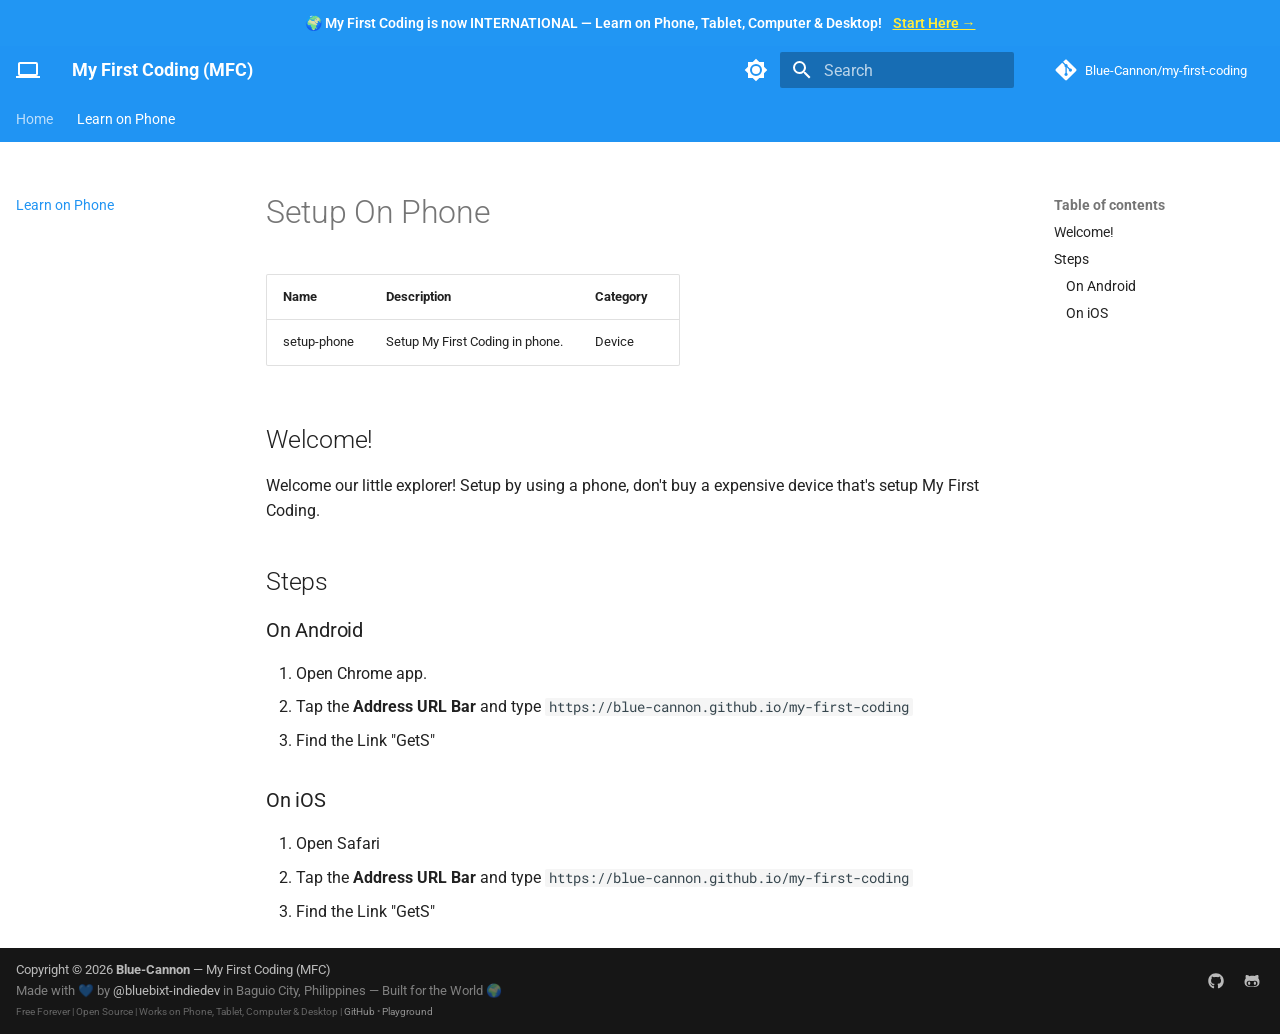
<file: lessons/setup-phone/index.html>
<!doctype html>
<html lang="en" class="no-js">
  <head>
    
      <meta charset="utf-8">
      <meta name="viewport" content="width=device-width,initial-scale=1">
      
        <meta name="description" content="Free, online learning platform for Phone, Tablet, Computer & Desktop. Learn programming anywhere — Baguio to the World.">
      
      
        <meta name="author" content="bluebixt-indiedev">
      
      
        <link rel="canonical" href="https://blue-cannon.github.io/my-first-coding/lessons/setup-phone/">
      
      
        <link rel="prev" href="../..">
      
      
      
        
      
      
      <link rel="icon" href="../../assets/images/favicon.png">
      <meta name="generator" content="mkdocs-1.6.1, mkdocs-material-9.7.7">
    
    
      
        <title>Learn on Phone - My First Coding (MFC)</title>
      
    
    
      <link rel="stylesheet" href="../../assets/stylesheets/main.ec1eaa64.min.css">
      
        
        <link rel="stylesheet" href="../../assets/stylesheets/palette.ab4e12ef.min.css">
      
      


    
    
      
    
    
      
        
        
        <link rel="preconnect" href="https://fonts.gstatic.com" crossorigin>
        <link rel="stylesheet" href="https://fonts.googleapis.com/css?family=Roboto:300,300i,400,400i,700,700i%7CRoboto+Mono:400,400i,700,700i&display=fallback">
        <style>:root{--md-text-font:"Roboto";--md-code-font:"Roboto Mono"}</style>
      
    
    
      <link rel="stylesheet" href="../../stylesheets/extra.css">
    
    <script>__md_scope=new URL("../..",location),__md_hash=e=>[...e].reduce(((e,_)=>(e<<5)-e+_.charCodeAt(0)),0),__md_get=(e,_=localStorage,t=__md_scope)=>JSON.parse(_.getItem(t.pathname+"."+e)),__md_set=(e,_,t=localStorage,a=__md_scope)=>{try{t.setItem(a.pathname+"."+e,JSON.stringify(_))}catch(e){}}</script>
    
      

    
    
  <!-- MFC - International SEO & PWA -->
  <meta name="theme-color" content="#2196f3">
  <meta property="og:title" content="My First Coding (MFC) - Learn to Code on Any Device">
  <meta property="og:description" content="Free, international coding platform for Phone, Tablet, Computer & Desktop. By Blue-Cannon.">
  <meta property="og:url" content="https://blue-cannon.github.io/my-first-coding/">
  <link rel="stylesheet" href="../../stylesheets/extra.css">

  </head>
  
  
    
    
      
    
    
    
    
    <body dir="ltr" data-md-color-scheme="default" data-md-color-primary="blue" data-md-color-accent="blue">
  
    
    <input class="md-toggle" data-md-toggle="drawer" type="checkbox" id="__drawer" autocomplete="off">
    <input class="md-toggle" data-md-toggle="search" type="checkbox" id="__search" autocomplete="off">
    <label class="md-overlay" for="__drawer"></label>
    <div data-md-component="skip">
      
        
        <a href="#setup-on-phone" class="md-skip">
          Skip to content
        </a>
      
    </div>
    <div data-md-component="announce">
      
        <aside class="md-banner">
          <div class="md-banner__inner md-grid md-typeset">
            
            
  <!-- International Announcement Bar -->
  <div style="text-align:center; font-weight:600;">
    🌍 My First Coding is now INTERNATIONAL — Learn on Phone, Tablet, Computer & Desktop! 
    <a href="../00-welcome/" style="color: #ffeb3b; text-decoration: underline; margin-left: 8px;">
      Start Here →
    </a>
  </div>

          </div>
          
        </aside>
      
    </div>
    
    
      

<header class="md-header" data-md-component="header">
  <nav class="md-header__inner md-grid" aria-label="Header">
    <a href="../.." title="My First Coding (MFC)" class="md-header__button md-logo" aria-label="My First Coding (MFC)" data-md-component="logo">
      
  
  <svg xmlns="http://www.w3.org/2000/svg" viewBox="0 0 24 24"><path d="M4 6h16v10H4m16 2a2 2 0 0 0 2-2V6a2 2 0 0 0-2-2H4c-1.11 0-2 .89-2 2v10a2 2 0 0 0 2 2H0v2h24v-2z"/></svg>

    </a>
    <label class="md-header__button md-icon" for="__drawer">
      
      <svg xmlns="http://www.w3.org/2000/svg" viewBox="0 0 24 24"><path d="M3 6h18v2H3zm0 5h18v2H3zm0 5h18v2H3z"/></svg>
    </label>
    <div class="md-header__title" data-md-component="header-title">
      <div class="md-header__ellipsis">
        <div class="md-header__topic">
          <span class="md-ellipsis">
            My First Coding (MFC)
          </span>
        </div>
        <div class="md-header__topic" data-md-component="header-topic">
          <span class="md-ellipsis">
            
              Learn on Phone
            
          </span>
        </div>
      </div>
    </div>
    
      
        <form class="md-header__option" data-md-component="palette">
  
    
    
    
    <input class="md-option" data-md-color-media="" data-md-color-scheme="default" data-md-color-primary="blue" data-md-color-accent="blue"  aria-label="Switch to dark mode"  type="radio" name="__palette" id="__palette_0">
    
      <label class="md-header__button md-icon" title="Switch to dark mode" for="__palette_1" hidden>
        <svg xmlns="http://www.w3.org/2000/svg" viewBox="0 0 24 24"><path d="M12 8a4 4 0 0 0-4 4 4 4 0 0 0 4 4 4 4 0 0 0 4-4 4 4 0 0 0-4-4m0 10a6 6 0 0 1-6-6 6 6 0 0 1 6-6 6 6 0 0 1 6 6 6 6 0 0 1-6 6m8-9.31V4h-4.69L12 .69 8.69 4H4v4.69L.69 12 4 15.31V20h4.69L12 23.31 15.31 20H20v-4.69L23.31 12z"/></svg>
      </label>
    
  
    
    
    
    <input class="md-option" data-md-color-media="" data-md-color-scheme="slate" data-md-color-primary="blue" data-md-color-accent="blue"  aria-label="Switch to light mode"  type="radio" name="__palette" id="__palette_1">
    
      <label class="md-header__button md-icon" title="Switch to light mode" for="__palette_0" hidden>
        <svg xmlns="http://www.w3.org/2000/svg" viewBox="0 0 24 24"><path d="M12 18c-.89 0-1.74-.2-2.5-.55C11.56 16.5 13 14.42 13 12s-1.44-4.5-3.5-5.45C10.26 6.2 11.11 6 12 6a6 6 0 0 1 6 6 6 6 0 0 1-6 6m8-9.31V4h-4.69L12 .69 8.69 4H4v4.69L.69 12 4 15.31V20h4.69L12 23.31 15.31 20H20v-4.69L23.31 12z"/></svg>
      </label>
    
  
</form>
      
    
    
      <script>var palette=__md_get("__palette");if(palette&&palette.color){if("(prefers-color-scheme)"===palette.color.media){var media=matchMedia("(prefers-color-scheme: light)"),input=document.querySelector(media.matches?"[data-md-color-media='(prefers-color-scheme: light)']":"[data-md-color-media='(prefers-color-scheme: dark)']");palette.color.media=input.getAttribute("data-md-color-media"),palette.color.scheme=input.getAttribute("data-md-color-scheme"),palette.color.primary=input.getAttribute("data-md-color-primary"),palette.color.accent=input.getAttribute("data-md-color-accent")}for(var[key,value]of Object.entries(palette.color))document.body.setAttribute("data-md-color-"+key,value)}</script>
    
    
    
      
      
        <label class="md-header__button md-icon" for="__search">
          
          <svg xmlns="http://www.w3.org/2000/svg" viewBox="0 0 24 24"><path d="M9.5 3A6.5 6.5 0 0 1 16 9.5c0 1.61-.59 3.09-1.56 4.23l.27.27h.79l5 5-1.5 1.5-5-5v-.79l-.27-.27A6.52 6.52 0 0 1 9.5 16 6.5 6.5 0 0 1 3 9.5 6.5 6.5 0 0 1 9.5 3m0 2C7 5 5 7 5 9.5S7 14 9.5 14 14 12 14 9.5 12 5 9.5 5"/></svg>
        </label>
        <div class="md-search" data-md-component="search" role="dialog">
  <label class="md-search__overlay" for="__search"></label>
  <div class="md-search__inner" role="search">
    <form class="md-search__form" name="search">
      <input type="text" class="md-search__input" name="query" aria-label="Search" placeholder="Search" autocapitalize="off" autocorrect="off" autocomplete="off" spellcheck="false" data-md-component="search-query" required>
      <label class="md-search__icon md-icon" for="__search">
        
        <svg xmlns="http://www.w3.org/2000/svg" viewBox="0 0 24 24"><path d="M9.5 3A6.5 6.5 0 0 1 16 9.5c0 1.61-.59 3.09-1.56 4.23l.27.27h.79l5 5-1.5 1.5-5-5v-.79l-.27-.27A6.52 6.52 0 0 1 9.5 16 6.5 6.5 0 0 1 3 9.5 6.5 6.5 0 0 1 9.5 3m0 2C7 5 5 7 5 9.5S7 14 9.5 14 14 12 14 9.5 12 5 9.5 5"/></svg>
        
        <svg xmlns="http://www.w3.org/2000/svg" viewBox="0 0 24 24"><path d="M20 11v2H8l5.5 5.5-1.42 1.42L4.16 12l7.92-7.92L13.5 5.5 8 11z"/></svg>
      </label>
      <nav class="md-search__options" aria-label="Search">
        
        <button type="reset" class="md-search__icon md-icon" title="Clear" aria-label="Clear" tabindex="-1">
          
          <svg xmlns="http://www.w3.org/2000/svg" viewBox="0 0 24 24"><path d="M19 6.41 17.59 5 12 10.59 6.41 5 5 6.41 10.59 12 5 17.59 6.41 19 12 13.41 17.59 19 19 17.59 13.41 12z"/></svg>
        </button>
      </nav>
      
        <div class="md-search__suggest" data-md-component="search-suggest"></div>
      
    </form>
    <div class="md-search__output">
      <div class="md-search__scrollwrap" tabindex="0" data-md-scrollfix>
        <div class="md-search-result" data-md-component="search-result">
          <div class="md-search-result__meta">
            Initializing search
          </div>
          <ol class="md-search-result__list" role="presentation"></ol>
        </div>
      </div>
    </div>
  </div>
</div>
      
    
    
      <div class="md-header__source">
        <a href="https://github.com/Blue-Cannon/my-first-coding" title="Go to repository" class="md-source" data-md-component="source">
  <div class="md-source__icon md-icon">
    
    <svg xmlns="http://www.w3.org/2000/svg" viewBox="0 0 448 512"><!--! Font Awesome Free 7.1.0 by @fontawesome - https://fontawesome.com License - https://fontawesome.com/license/free (Icons: CC BY 4.0, Fonts: SIL OFL 1.1, Code: MIT License) Copyright 2025 Fonticons, Inc.--><path d="M439.6 236.1 244 40.5c-5.4-5.5-12.8-8.5-20.4-8.5s-15 3-20.4 8.4L162.5 81l51.5 51.5c27.1-9.1 52.7 16.8 43.4 43.7l49.7 49.7c34.2-11.8 61.2 31 35.5 56.7-26.5 26.5-70.2-2.9-56-37.3L240.3 199v121.9c25.3 12.5 22.3 41.8 9.1 55-6.4 6.4-15.2 10.1-24.3 10.1s-17.8-3.6-24.3-10.1c-17.6-17.6-11.1-46.9 11.2-56v-123c-20.8-8.5-24.6-30.7-18.6-45L142.6 101 8.5 235.1C3 240.6 0 247.9 0 255.5s3 15 8.5 20.4l195.6 195.7c5.4 5.4 12.7 8.4 20.4 8.4s15-3 20.4-8.4l194.7-194.7c5.4-5.4 8.4-12.8 8.4-20.4s-3-15-8.4-20.4"/></svg>
  </div>
  <div class="md-source__repository">
    Blue-Cannon/my-first-coding
  </div>
</a>
      </div>
    
  </nav>
  
</header>
    
    <div class="md-container" data-md-component="container">
      
      
        
          
            
<nav class="md-tabs" aria-label="Tabs" data-md-component="tabs">
  <div class="md-grid">
    <ul class="md-tabs__list">
      
        
  
  
  
  
    <li class="md-tabs__item">
      <a href="../.." class="md-tabs__link">
        
  
  
    
  
  Home

      </a>
    </li>
  

      
        
  
  
  
    
  
  
    <li class="md-tabs__item md-tabs__item--active">
      <a href="./" class="md-tabs__link">
        
  
  
    
  
  Learn on Phone

      </a>
    </li>
  

      
    </ul>
  </div>
</nav>
          
        
      
      <main class="md-main" data-md-component="main">
        <div class="md-main__inner md-grid">
          
            
              
              <div class="md-sidebar md-sidebar--primary" data-md-component="sidebar" data-md-type="navigation" >
                <div class="md-sidebar__scrollwrap">
                  <div class="md-sidebar__inner">
                    


  


<nav class="md-nav md-nav--primary md-nav--lifted" aria-label="Navigation" data-md-level="0">
  <label class="md-nav__title" for="__drawer">
    <a href="../.." title="My First Coding (MFC)" class="md-nav__button md-logo" aria-label="My First Coding (MFC)" data-md-component="logo">
      
  
  <svg xmlns="http://www.w3.org/2000/svg" viewBox="0 0 24 24"><path d="M4 6h16v10H4m16 2a2 2 0 0 0 2-2V6a2 2 0 0 0-2-2H4c-1.11 0-2 .89-2 2v10a2 2 0 0 0 2 2H0v2h24v-2z"/></svg>

    </a>
    My First Coding (MFC)
  </label>
  
    <div class="md-nav__source">
      <a href="https://github.com/Blue-Cannon/my-first-coding" title="Go to repository" class="md-source" data-md-component="source">
  <div class="md-source__icon md-icon">
    
    <svg xmlns="http://www.w3.org/2000/svg" viewBox="0 0 448 512"><!--! Font Awesome Free 7.1.0 by @fontawesome - https://fontawesome.com License - https://fontawesome.com/license/free (Icons: CC BY 4.0, Fonts: SIL OFL 1.1, Code: MIT License) Copyright 2025 Fonticons, Inc.--><path d="M439.6 236.1 244 40.5c-5.4-5.5-12.8-8.5-20.4-8.5s-15 3-20.4 8.4L162.5 81l51.5 51.5c27.1-9.1 52.7 16.8 43.4 43.7l49.7 49.7c34.2-11.8 61.2 31 35.5 56.7-26.5 26.5-70.2-2.9-56-37.3L240.3 199v121.9c25.3 12.5 22.3 41.8 9.1 55-6.4 6.4-15.2 10.1-24.3 10.1s-17.8-3.6-24.3-10.1c-17.6-17.6-11.1-46.9 11.2-56v-123c-20.8-8.5-24.6-30.7-18.6-45L142.6 101 8.5 235.1C3 240.6 0 247.9 0 255.5s3 15 8.5 20.4l195.6 195.7c5.4 5.4 12.7 8.4 20.4 8.4s15-3 20.4-8.4l194.7-194.7c5.4-5.4 8.4-12.8 8.4-20.4s-3-15-8.4-20.4"/></svg>
  </div>
  <div class="md-source__repository">
    Blue-Cannon/my-first-coding
  </div>
</a>
    </div>
  
  <ul class="md-nav__list" data-md-scrollfix>
    
      
      
  
  
  
  
    <li class="md-nav__item">
      <a href="../.." class="md-nav__link">
        
  
  
  <span class="md-ellipsis">
    
  
    Home
  

    
  </span>
  
  

      </a>
    </li>
  

    
      
      
  
  
    
  
  
  
    <li class="md-nav__item md-nav__item--active">
      
      <input class="md-nav__toggle md-toggle" type="checkbox" id="__toc">
      
      
        
      
      
        <label class="md-nav__link md-nav__link--active" for="__toc">
          
  
  
  <span class="md-ellipsis">
    
  
    Learn on Phone
  

    
  </span>
  
  

          <span class="md-nav__icon md-icon"></span>
        </label>
      
      <a href="./" class="md-nav__link md-nav__link--active">
        
  
  
  <span class="md-ellipsis">
    
  
    Learn on Phone
  

    
  </span>
  
  

      </a>
      
        

<nav class="md-nav md-nav--secondary" aria-label="Table of contents">
  
  
  
    
  
  
    <label class="md-nav__title" for="__toc">
      <span class="md-nav__icon md-icon"></span>
      Table of contents
    </label>
    <ul class="md-nav__list" data-md-component="toc" data-md-scrollfix>
      
        <li class="md-nav__item">
  <a href="#welcome" class="md-nav__link">
    <span class="md-ellipsis">
      
        Welcome!
      
    </span>
  </a>
  
</li>
      
        <li class="md-nav__item">
  <a href="#steps" class="md-nav__link">
    <span class="md-ellipsis">
      
        Steps
      
    </span>
  </a>
  
    <nav class="md-nav" aria-label="Steps">
      <ul class="md-nav__list">
        
          <li class="md-nav__item">
  <a href="#on-android" class="md-nav__link">
    <span class="md-ellipsis">
      
        On Android
      
    </span>
  </a>
  
</li>
        
          <li class="md-nav__item">
  <a href="#on-ios" class="md-nav__link">
    <span class="md-ellipsis">
      
        On iOS
      
    </span>
  </a>
  
</li>
        
      </ul>
    </nav>
  
</li>
      
    </ul>
  
</nav>
      
    </li>
  

    
  </ul>
</nav>
                  </div>
                </div>
              </div>
            
            
              
              <div class="md-sidebar md-sidebar--secondary" data-md-component="sidebar" data-md-type="toc" >
                <div class="md-sidebar__scrollwrap">
                  <div class="md-sidebar__inner">
                    

<nav class="md-nav md-nav--secondary" aria-label="Table of contents">
  
  
  
    
  
  
    <label class="md-nav__title" for="__toc">
      <span class="md-nav__icon md-icon"></span>
      Table of contents
    </label>
    <ul class="md-nav__list" data-md-component="toc" data-md-scrollfix>
      
        <li class="md-nav__item">
  <a href="#welcome" class="md-nav__link">
    <span class="md-ellipsis">
      
        Welcome!
      
    </span>
  </a>
  
</li>
      
        <li class="md-nav__item">
  <a href="#steps" class="md-nav__link">
    <span class="md-ellipsis">
      
        Steps
      
    </span>
  </a>
  
    <nav class="md-nav" aria-label="Steps">
      <ul class="md-nav__list">
        
          <li class="md-nav__item">
  <a href="#on-android" class="md-nav__link">
    <span class="md-ellipsis">
      
        On Android
      
    </span>
  </a>
  
</li>
        
          <li class="md-nav__item">
  <a href="#on-ios" class="md-nav__link">
    <span class="md-ellipsis">
      
        On iOS
      
    </span>
  </a>
  
</li>
        
      </ul>
    </nav>
  
</li>
      
    </ul>
  
</nav>
                  </div>
                </div>
              </div>
            
          
          
            <div class="md-content" data-md-component="content">
              
              <article class="md-content__inner md-typeset">
                
                  


  
  


<h1 id="setup-on-phone">Setup On Phone<a class="headerlink" href="#setup-on-phone" title="Permanent link">&para;</a></h1>
<table>
<thead>
<tr>
<th>Name</th>
<th>Description</th>
<th>Category</th>
</tr>
</thead>
<tbody>
<tr>
<td>setup-phone</td>
<td>Setup My First Coding in phone.</td>
<td>Device</td>
</tr>
</tbody>
</table>
<h2 id="welcome">Welcome!<a class="headerlink" href="#welcome" title="Permanent link">&para;</a></h2>
<p>Welcome our little explorer! Setup by using a phone,
don't buy a expensive device that's setup My First Coding.</p>
<h2 id="steps">Steps<a class="headerlink" href="#steps" title="Permanent link">&para;</a></h2>
<h3 id="on-android">On Android<a class="headerlink" href="#on-android" title="Permanent link">&para;</a></h3>
<ol>
<li>Open Chrome app.</li>
<li>Tap the <strong>Address URL Bar</strong> and type <code>https://blue-cannon.github.io/my-first-coding</code></li>
<li>Find the Link "GetS"</li>
</ol>
<h3 id="on-ios">On iOS<a class="headerlink" href="#on-ios" title="Permanent link">&para;</a></h3>
<ol>
<li>Open Safari</li>
<li>Tap the <strong>Address URL Bar</strong> and type <code>https://blue-cannon.github.io/my-first-coding</code></li>
<li>Find the Link "GetS"</li>
</ol>












                
              </article>
            </div>
          
          
  <script>var tabs=__md_get("__tabs");if(Array.isArray(tabs))e:for(var set of document.querySelectorAll(".tabbed-set")){var labels=set.querySelector(".tabbed-labels");for(var tab of tabs)for(var label of labels.getElementsByTagName("label"))if(label.innerText.trim()===tab){var input=document.getElementById(label.htmlFor);input.checked=!0;continue e}}</script>

<script>var target=document.getElementById(location.hash.slice(1));target&&target.name&&(target.checked=target.name.startsWith("__tabbed_"))</script>
        </div>
        
          <button type="button" class="md-top md-icon" data-md-component="top" hidden>
  
  <svg xmlns="http://www.w3.org/2000/svg" viewBox="0 0 24 24"><path d="M13 20h-2V8l-5.5 5.5-1.42-1.42L12 4.16l7.92 7.92-1.42 1.42L13 8z"/></svg>
  Back to top
</button>
        
      </main>
      
<footer class="md-footer">
  <div class="md-footer-meta md-typeset">
    <div class="md-footer-meta__inner md-grid">
      <div class="md-copyright">
        <div class="md-copyright__highlight">
          Copyright &copy; 2026 <strong>Blue-Cannon</strong> — My First Coding (MFC)
        </div>
        Made with 💙 by <a href="https://github.com/bluebixt-indiedev" target="_blank">@bluebixt-indiedev</a> 
        in Baguio City, Philippines — Built for the World 🌍<br>
        <small>
          Free Forever | Open Source | Works on Phone, Tablet, Computer & Desktop | 
          <a href="https://github.com/Blue-Cannon/my-first-coding" target="_blank">GitHub</a> • 
          <a href="https://blue-cannon.github.io/my-first-coding/playground/" target="_blank">Playground</a>
        </small>
      </div>
      <div class="md-social">
        <a href="https://github.com/Blue-Cannon" target="_blank" class="md-social__link" title="Blue-Cannon Org">
          <svg xmlns="http://www.w3.org/2000/svg" viewBox="0 0 512 512"><!--! Font Awesome Free 7.1.0 by @fontawesome - https://fontawesome.com License - https://fontawesome.com/license/free (Icons: CC BY 4.0, Fonts: SIL OFL 1.1, Code: MIT License) Copyright 2025 Fonticons, Inc.--><path d="M173.9 397.4c0 2-2.3 3.6-5.2 3.6-3.3.3-5.6-1.3-5.6-3.6 0-2 2.3-3.6 5.2-3.6 3-.3 5.6 1.3 5.6 3.6m-31.1-4.5c-.7 2 1.3 4.3 4.3 4.9 2.6 1 5.6 0 6.2-2s-1.3-4.3-4.3-5.2c-2.6-.7-5.5.3-6.2 2.3m44.2-1.7c-2.9.7-4.9 2.6-4.6 4.9.3 2 2.9 3.3 5.9 2.6 2.9-.7 4.9-2.6 4.6-4.6-.3-1.9-3-3.2-5.9-2.9M252.8 8C114.1 8 8 113.3 8 252c0 110.9 69.8 205.8 169.5 239.2 12.8 2.3 17.3-5.6 17.3-12.1 0-6.2-.3-40.4-.3-61.4 0 0-70 15-84.7-29.8 0 0-11.4-29.1-27.8-36.6 0 0-22.9-15.7 1.6-15.4 0 0 24.9 2 38.6 25.8 21.9 38.6 58.6 27.5 72.9 20.9 2.3-16 8.8-27.1 16-33.7-55.9-6.2-112.3-14.3-112.3-110.5 0-27.5 7.6-41.3 23.6-58.9-2.6-6.5-11.1-33.3 2.6-67.9 20.9-6.5 69 27 69 27 20-5.6 41.5-8.5 62.8-8.5s42.8 2.9 62.8 8.5c0 0 48.1-33.6 69-27 13.7 34.7 5.2 61.4 2.6 67.9 16 17.7 25.8 31.5 25.8 58.9 0 96.5-58.9 104.2-114.8 110.5 9.2 7.9 17 22.9 17 46.4 0 33.7-.3 75.4-.3 83.6 0 6.5 4.6 14.4 17.3 12.1C436.2 457.8 504 362.9 504 252 504 113.3 391.5 8 252.8 8M105.2 352.9c-1.3 1-1 3.3.7 5.2 1.6 1.6 3.9 2.3 5.2 1 1.3-1 1-3.3-.7-5.2-1.6-1.6-3.9-2.3-5.2-1m-10.8-8.1c-.7 1.3.3 2.9 2.3 3.9 1.6 1 3.6.7 4.3-.7.7-1.3-.3-2.9-2.3-3.9-2-.6-3.6-.3-4.3.7m32.4 35.6c-1.6 1.3-1 4.3 1.3 6.2 2.3 2.3 5.2 2.6 6.5 1 1.3-1.3.7-4.3-1.3-6.2-2.2-2.3-5.2-2.6-6.5-1m-11.4-14.7c-1.6 1-1.6 3.6 0 5.9s4.3 3.3 5.6 2.3c1.6-1.3 1.6-3.9 0-6.2-1.4-2.3-4-3.3-5.6-2"/></svg>
        </a>
        <a href="https://github.com/bluebixt-indiedev" target="_blank" class="md-social__link" title="bluebixt-indiedev">
          <svg xmlns="http://www.w3.org/2000/svg" viewBox="0 0 512 512"><!--! Font Awesome Free 7.1.0 by @fontawesome - https://fontawesome.com License - https://fontawesome.com/license/free (Icons: CC BY 4.0, Fonts: SIL OFL 1.1, Code: MIT License) Copyright 2025 Fonticons, Inc.--><path d="M202.1 328.7c0 20.9-10.9 55.1-36.7 55.1s-36.7-34.2-36.7-55.1 10.9-55.1 36.7-55.1 36.7 34.2 36.7 55.1M496 278.2c0 31.9-3.2 65.7-17.5 95-37.9 76.6-142.1 74.8-216.7 74.8-75.8 0-186.2 2.7-225.6-74.8-14.6-29-20.2-63.1-20.2-95 0-41.9 13.9-81.5 41.5-113.6-5.2-15.8-7.7-32.4-7.7-48.8 0-21.5 4.9-32.3 14.6-51.8 45.3 0 74.3 9 108.8 36 29-6.9 58.8-10 88.7-10 27 0 54.2 2.9 80.4 9.2 34-26.7 63-35.2 107.8-35.2 9.8 19.5 14.6 30.3 14.6 51.8 0 16.4-2.6 32.7-7.7 48.2 27.5 32.4 39 72.3 39 114.2m-64.3 50.5c0-43.9-26.7-82.6-73.5-82.6-18.9 0-37 3.4-56 6-14.9 2.3-29.8 3.2-45.1 3.2-15.2 0-30.1-.9-45.1-3.2-18.7-2.6-37-6-56-6-46.8 0-73.5 38.7-73.5 82.6 0 87.8 80.4 101.3 150.4 101.3h48.2c70.3 0 150.6-13.4 150.6-101.3m-82.6-55.1c-25.8 0-36.7 34.2-36.7 55.1s10.9 55.1 36.7 55.1 36.7-34.2 36.7-55.1-10.9-55.1-36.7-55.1"/></svg>
        </a>
      </div>
    </div>
  </div>
</footer>

    </div>
    <div class="md-dialog" data-md-component="dialog">
      <div class="md-dialog__inner md-typeset"></div>
    </div>
    
    
    
      
      
      <script id="__config" type="application/json">{"annotate": null, "base": "../..", "features": ["navigation.tabs", "navigation.sections", "navigation.expand", "navigation.top", "navigation.footer", "navigation.instant", "search.suggest", "search.highlight", "content.code.copy", "content.tabs.link"], "search": "../../assets/javascripts/workers/search.2c215733.min.js", "tags": null, "translations": {"clipboard.copied": "Copied to clipboard", "clipboard.copy": "Copy to clipboard", "search.result.more.one": "1 more on this page", "search.result.more.other": "# more on this page", "search.result.none": "No matching documents", "search.result.one": "1 matching document", "search.result.other": "# matching documents", "search.result.placeholder": "Type to start searching", "search.result.term.missing": "Missing", "select.version": "Select version"}, "version": null}</script>
    
    
  
      <script src="../../assets/javascripts/bundle.d7400e89.min.js"></script>
      
    
  <script>
    // MFC - Detect device and show friendly message in console
    console.log("%c💙 Welcome to My First Coding (MFC) by Blue-Cannon!", "color:#2196f3; font-size:16px; font-weight:bold;");
    console.log("%cLearn on Phone, Tablet, Computer & Desktop - International Edition", "color:#666;");
    console.log("Owner: @bluebixt-indiedev | Org: Blue-Cannon");
    
    // Add device class to body for CSS
    const width = window.innerWidth;
    if (width < 768) document.body.classList.add('mfc-phone');
    else if (width < 1220) document.body.classList.add('mfc-tablet');
    else document.body.classList.add('mfc-desktop');
  </script>

  </body>
</html>
</file>
<file: stylesheets/extra.css>
/* Blue-Cannon / MFC - International - All Devices */
:root {
  --mfc-blue: #2196f3;
}

/* MFC - Works on Phone, Tablet, Desktop */
.md-grid {
  max-width: 1280px;
}

/* Announcement bar */
.md-banner {
  background-color: var(--mfc-blue);
}

/* Better reading width for desktop */
.md-grid {
  max-width: 1320px;
}

/* Phone optimization */
@media screen and (max-width: 768px) {
  .md-typeset {
    font-size: 0.85rem;
  }
  .md-typeset h1 {
    font-size: 1.6rem;
  }
}

/* Tablet optimization */
@media screen and (min-width: 769px) and (max-width: 1220px) {
  .md-sidebar--primary {
    width: 12rem;
  }
}

/* Logo highlight */
.md-header__button.md-logo {
  margin: 0.2rem;
  padding: 0.4rem;
}
</file>
<file: assets/stylesheets/main.ec1eaa64.min.css>
@charset "UTF-8";html{-webkit-text-size-adjust:none;-moz-text-size-adjust:none;text-size-adjust:none;box-sizing:border-box}*,:after,:before{box-sizing:inherit}@media (prefers-reduced-motion){*,:after,:before{transition:none!important}}body{margin:0}a,button,input,label{-webkit-tap-highlight-color:transparent}a{color:inherit;text-decoration:none}hr{border:0;box-sizing:initial;display:block;height:.05rem;overflow:visible;padding:0}small{font-size:80%}sub,sup{line-height:1em}img{border-style:none}table{border-collapse:initial;border-spacing:0}td,th{font-weight:400;vertical-align:top}button{background:#0000;border:0;font-family:inherit;font-size:inherit;margin:0;padding:0}input{border:0;outline:none}:root{--md-primary-fg-color:#4051b5;--md-primary-fg-color--light:#5d6cc0;--md-primary-fg-color--dark:#303fa1;--md-primary-bg-color:#fff;--md-primary-bg-color--light:#ffffffb3;--md-accent-fg-color:#526cfe;--md-accent-fg-color--transparent:#526cfe1a;--md-accent-bg-color:#fff;--md-accent-bg-color--light:#ffffffb3}[data-md-color-scheme=default]{color-scheme:light}[data-md-color-scheme=default] img[src$="#gh-dark-mode-only"],[data-md-color-scheme=default] img[src$="#only-dark"]{display:none}:root,[data-md-color-scheme=default]{--md-hue:225deg;--md-default-fg-color:#000000de;--md-default-fg-color--light:#0000008a;--md-default-fg-color--lighter:#00000052;--md-default-fg-color--lightest:#00000012;--md-default-bg-color:#fff;--md-default-bg-color--light:#ffffffb3;--md-default-bg-color--lighter:#ffffff4d;--md-default-bg-color--lightest:#ffffff1f;--md-code-fg-color:#36464e;--md-code-bg-color:#f5f5f5;--md-code-bg-color--light:#f5f5f5b3;--md-code-bg-color--lighter:#f5f5f54d;--md-code-hl-color:#4287ff;--md-code-hl-color--light:#4287ff1a;--md-code-hl-number-color:#d52a2a;--md-code-hl-special-color:#db1457;--md-code-hl-function-color:#a846b9;--md-code-hl-constant-color:#6e59d9;--md-code-hl-keyword-color:#3f6ec6;--md-code-hl-string-color:#1c7d4d;--md-code-hl-name-color:var(--md-code-fg-color);--md-code-hl-operator-color:var(--md-default-fg-color--light);--md-code-hl-punctuation-color:var(--md-default-fg-color--light);--md-code-hl-comment-color:var(--md-default-fg-color--light);--md-code-hl-generic-color:var(--md-default-fg-color--light);--md-code-hl-variable-color:var(--md-default-fg-color--light);--md-typeset-color:var(--md-default-fg-color);--md-typeset-a-color:var(--md-primary-fg-color);--md-typeset-del-color:#f5503d26;--md-typeset-ins-color:#0bd57026;--md-typeset-kbd-color:#fafafa;--md-typeset-kbd-accent-color:#fff;--md-typeset-kbd-border-color:#b8b8b8;--md-typeset-mark-color:#ffff0080;--md-typeset-table-color:#0000001f;--md-typeset-table-color--light:rgba(0,0,0,.035);--md-admonition-fg-color:var(--md-default-fg-color);--md-admonition-bg-color:var(--md-default-bg-color);--md-warning-fg-color:#000000de;--md-warning-bg-color:#ff9;--md-footer-fg-color:#fff;--md-footer-fg-color--light:#ffffffb3;--md-footer-fg-color--lighter:#ffffff73;--md-footer-bg-color:#000000de;--md-footer-bg-color--dark:#00000052;--md-shadow-z1:0 0.2rem 0.5rem #0000000d,0 0 0.05rem #0000001a;--md-shadow-z2:0 0.2rem 0.5rem #0000001a,0 0 0.05rem #00000040;--md-shadow-z3:0 0.2rem 0.5rem #0003,0 0 0.05rem #00000059}.md-icon svg{fill:currentcolor;display:block;height:1.2rem;width:1.2rem}body{-webkit-font-smoothing:antialiased;-moz-osx-font-smoothing:grayscale;--md-text-font-family:var(--md-text-font,_),-apple-system,BlinkMacSystemFont,Helvetica,Arial,sans-serif;--md-code-font-family:var(--md-code-font,_),SFMono-Regular,Consolas,Menlo,monospace}aside,body,input{font-feature-settings:"kern","liga";color:var(--md-typeset-color);font-family:var(--md-text-font-family)}code,kbd,pre{font-feature-settings:"kern";font-family:var(--md-code-font-family)}:root{--md-typeset-table-sort-icon:url('data:image/svg+xml;charset=utf-8,<svg xmlns="http://www.w3.org/2000/svg" viewBox="0 0 24 24"><path d="m18 21-4-4h3V7h-3l4-4 4 4h-3v10h3M2 19v-2h10v2M2 13v-2h7v2M2 7V5h4v2z"/></svg>');--md-typeset-table-sort-icon--asc:url('data:image/svg+xml;charset=utf-8,<svg xmlns="http://www.w3.org/2000/svg" viewBox="0 0 24 24"><path d="M19 17h3l-4 4-4-4h3V3h2M2 17h10v2H2M6 5v2H2V5m0 6h7v2H2z"/></svg>');--md-typeset-table-sort-icon--desc:url('data:image/svg+xml;charset=utf-8,<svg xmlns="http://www.w3.org/2000/svg" viewBox="0 0 24 24"><path d="M19 7h3l-4-4-4 4h3v14h2M2 17h10v2H2M6 5v2H2V5m0 6h7v2H2z"/></svg>')}.md-typeset{-webkit-print-color-adjust:exact;color-adjust:exact;font-size:.8rem;line-height:1.6;overflow-wrap:break-word}@media print{.md-typeset{font-size:.68rem}}.md-typeset blockquote,.md-typeset dl,.md-typeset figure,.md-typeset ol,.md-typeset pre,.md-typeset ul{margin-bottom:1em;margin-top:1em}.md-typeset h1{color:var(--md-default-fg-color--light);font-size:2em;line-height:1.3;margin:0 0 1.25em}.md-typeset h1,.md-typeset h2{font-weight:300;letter-spacing:-.01em}.md-typeset h2{font-size:1.5625em;line-height:1.4;margin:1.6em 0 .64em}.md-typeset h3{font-size:1.25em;font-weight:400;letter-spacing:-.01em;line-height:1.5;margin:1.6em 0 .8em}.md-typeset h2+h3{margin-top:.8em}.md-typeset h4{font-weight:700;letter-spacing:-.01em;margin:1em 0}.md-typeset h5,.md-typeset h6{color:var(--md-default-fg-color--light);font-size:.8em;font-weight:700;letter-spacing:-.01em;margin:1.25em 0}.md-typeset h5{text-transform:uppercase}.md-typeset h5 code{text-transform:none}.md-typeset hr{border-bottom:.05rem solid var(--md-default-fg-color--lightest);display:flow-root;margin:1.5em 0}.md-typeset a{color:var(--md-typeset-a-color);word-break:break-word}.md-typeset a,.md-typeset a:before{transition:color 125ms}.md-typeset a:focus,.md-typeset a:hover{color:var(--md-accent-fg-color)}.md-typeset a:focus code,.md-typeset a:hover code{background-color:var(--md-accent-fg-color--transparent);color:var(--md-accent-fg-color)}.md-typeset a code{color:var(--md-typeset-a-color)}.md-typeset a.focus-visible{outline-color:var(--md-accent-fg-color);outline-offset:.2rem}.md-typeset code,.md-typeset kbd,.md-typeset pre{color:var(--md-code-fg-color);direction:ltr;font-variant-ligatures:none;transition:background-color 125ms}@media print{.md-typeset code,.md-typeset kbd,.md-typeset pre{white-space:pre-wrap}}.md-typeset code{background-color:var(--md-code-bg-color);border-radius:.1rem;-webkit-box-decoration-break:clone;box-decoration-break:clone;font-size:.85em;padding:0 .2941176471em;transition:color 125ms,background-color 125ms;word-break:break-word}.md-typeset code:not(.focus-visible){-webkit-tap-highlight-color:transparent;outline:none}.md-typeset pre{display:flow-root;line-height:1.4;position:relative}.md-typeset pre>code{-webkit-box-decoration-break:slice;box-decoration-break:slice;box-shadow:none;display:block;margin:0;outline-color:var(--md-accent-fg-color);overflow:auto;padding:.7720588235em 1.1764705882em;scrollbar-color:var(--md-default-fg-color--lighter) #0000;scrollbar-width:thin;touch-action:auto;word-break:normal}.md-typeset pre>code:hover{scrollbar-color:var(--md-accent-fg-color) #0000}.md-typeset pre>code::-webkit-scrollbar{height:.2rem;width:.2rem}.md-typeset pre>code::-webkit-scrollbar-thumb{background-color:var(--md-default-fg-color--lighter)}.md-typeset pre>code::-webkit-scrollbar-thumb:hover{background-color:var(--md-accent-fg-color)}.md-typeset kbd{background-color:var(--md-typeset-kbd-color);border-radius:.1rem;box-shadow:0 .1rem 0 .05rem var(--md-typeset-kbd-border-color),0 .1rem 0 var(--md-typeset-kbd-border-color),0 -.1rem .2rem var(--md-typeset-kbd-accent-color) inset;color:var(--md-default-fg-color);display:inline-block;font-size:.75em;padding:0 .6666666667em;vertical-align:text-top;word-break:break-word}.md-typeset mark{background-color:var(--md-typeset-mark-color);-webkit-box-decoration-break:clone;box-decoration-break:clone;color:inherit;word-break:break-word}.md-typeset abbr{cursor:help;text-decoration:none}.md-typeset [data-preview],.md-typeset abbr{border-bottom:.05rem dotted var(--md-default-fg-color--light)}.md-typeset small{opacity:.75}[dir=ltr] .md-typeset sub,[dir=ltr] .md-typeset sup{margin-left:.078125em}[dir=rtl] .md-typeset sub,[dir=rtl] .md-typeset sup{margin-right:.078125em}[dir=ltr] .md-typeset blockquote{padding-left:.6rem}[dir=rtl] .md-typeset blockquote{padding-right:.6rem}[dir=ltr] .md-typeset blockquote{border-left:.2rem solid var(--md-default-fg-color--lighter)}[dir=rtl] .md-typeset blockquote{border-right:.2rem solid var(--md-default-fg-color--lighter)}.md-typeset blockquote{color:var(--md-default-fg-color--light);margin-left:0;margin-right:0}.md-typeset ul{list-style-type:disc}.md-typeset ul[type]{list-style-type:revert-layer}[dir=ltr] .md-typeset ol,[dir=ltr] .md-typeset ul{margin-left:.625em}[dir=rtl] .md-typeset ol,[dir=rtl] .md-typeset ul{margin-right:.625em}.md-typeset ol,.md-typeset ul{padding:0}.md-typeset ol:not([hidden]),.md-typeset ul:not([hidden]){display:flow-root}.md-typeset ol ol,.md-typeset ul ol{list-style-type:lower-alpha}.md-typeset ol ol ol,.md-typeset ul ol ol{list-style-type:lower-roman}.md-typeset ol ol ol ol,.md-typeset ul ol ol ol{list-style-type:upper-alpha}.md-typeset ol ol ol ol ol,.md-typeset ul ol ol ol ol{list-style-type:upper-roman}.md-typeset ol[type],.md-typeset ul[type]{list-style-type:revert-layer}[dir=ltr] .md-typeset ol li,[dir=ltr] .md-typeset ul li{margin-left:1.25em}[dir=rtl] .md-typeset ol li,[dir=rtl] .md-typeset ul li{margin-right:1.25em}.md-typeset ol li,.md-typeset ul li{margin-bottom:.5em}.md-typeset ol li blockquote,.md-typeset ol li p,.md-typeset ul li blockquote,.md-typeset ul li p{margin:.5em 0}.md-typeset ol li:last-child,.md-typeset ul li:last-child{margin-bottom:0}[dir=ltr] .md-typeset ol li ol,[dir=ltr] .md-typeset ol li ul,[dir=ltr] .md-typeset ul li ol,[dir=ltr] .md-typeset ul li ul{margin-left:.625em}[dir=rtl] .md-typeset ol li ol,[dir=rtl] .md-typeset ol li ul,[dir=rtl] .md-typeset ul li ol,[dir=rtl] .md-typeset ul li ul{margin-right:.625em}.md-typeset ol li ol,.md-typeset ol li ul,.md-typeset ul li ol,.md-typeset ul li ul{margin-bottom:.5em;margin-top:.5em}[dir=ltr] .md-typeset dd{margin-left:1.875em}[dir=rtl] .md-typeset dd{margin-right:1.875em}.md-typeset dd{margin-bottom:1.5em;margin-top:1em}.md-typeset img,.md-typeset svg,.md-typeset video{height:auto;max-width:100%}.md-typeset img[align=left]{margin:1em 1em 1em 0}.md-typeset img[align=right]{margin:1em 0 1em 1em}.md-typeset img[align]:only-child{margin-top:0}.md-typeset figure{display:flow-root;margin:1em auto;max-width:100%;text-align:center;width:fit-content}.md-typeset figure img{display:block;margin:0 auto}.md-typeset figcaption{font-style:italic;margin:1em auto;max-width:24rem}.md-typeset iframe{max-width:100%}.md-typeset table:not([class]){background-color:var(--md-default-bg-color);border:.05rem solid var(--md-typeset-table-color);border-radius:.1rem;display:inline-block;font-size:.64rem;max-width:100%;overflow:auto;touch-action:auto}@media print{.md-typeset table:not([class]){display:table}}.md-typeset table:not([class])+*{margin-top:1.5em}.md-typeset table:not([class]) td>:first-child,.md-typeset table:not([class]) th>:first-child{margin-top:0}.md-typeset table:not([class]) td>:last-child,.md-typeset table:not([class]) th>:last-child{margin-bottom:0}.md-typeset table:not([class]) td:not([align]),.md-typeset table:not([class]) th:not([align]){text-align:left}[dir=rtl] .md-typeset table:not([class]) td:not([align]),[dir=rtl] .md-typeset table:not([class]) th:not([align]){text-align:right}.md-typeset table:not([class]) th{font-weight:700;min-width:5rem;padding:.9375em 1.25em;vertical-align:top}.md-typeset table:not([class]) td{border-top:.05rem solid var(--md-typeset-table-color);padding:.9375em 1.25em;vertical-align:top}.md-typeset table:not([class]) tbody tr{transition:background-color 125ms}.md-typeset table:not([class]) tbody tr:hover{background-color:var(--md-typeset-table-color--light);box-shadow:0 .05rem 0 var(--md-default-bg-color) inset}.md-typeset table:not([class]) a{word-break:normal}.md-typeset table th[role=columnheader]{cursor:pointer}[dir=ltr] .md-typeset table th[role=columnheader]:after{margin-left:.5em}[dir=rtl] .md-typeset table th[role=columnheader]:after{margin-right:.5em}.md-typeset table th[role=columnheader]:after{content:"";display:inline-block;height:1.2em;-webkit-mask-image:var(--md-typeset-table-sort-icon);mask-image:var(--md-typeset-table-sort-icon);-webkit-mask-repeat:no-repeat;mask-repeat:no-repeat;-webkit-mask-size:contain;mask-size:contain;transition:background-color 125ms;vertical-align:text-bottom;width:1.2em}.md-typeset table th[role=columnheader]:hover:after{background-color:var(--md-default-fg-color--lighter)}.md-typeset table th[role=columnheader][aria-sort=ascending]:after{background-color:var(--md-default-fg-color--light);-webkit-mask-image:var(--md-typeset-table-sort-icon--asc);mask-image:var(--md-typeset-table-sort-icon--asc)}.md-typeset table th[role=columnheader][aria-sort=descending]:after{background-color:var(--md-default-fg-color--light);-webkit-mask-image:var(--md-typeset-table-sort-icon--desc);mask-image:var(--md-typeset-table-sort-icon--desc)}.md-typeset__scrollwrap{margin:1em -.8rem;overflow-x:auto;touch-action:auto}.md-typeset__table{display:inline-block;margin-bottom:.5em;padding:0 .8rem}@media print{.md-typeset__table{display:block}}html .md-typeset__table table{display:table;margin:0;overflow:hidden;width:100%}@media screen and (max-width:44.984375em){.md-content__inner>pre{margin:1em -.8rem}.md-content__inner>pre code{border-radius:0}}.md-typeset .md-author{border-radius:100%;display:block;flex-shrink:0;height:1.6rem;overflow:hidden;position:relative;transition:color 125ms,transform 125ms;width:1.6rem}.md-typeset .md-author img{display:block}.md-typeset .md-author--more{background:var(--md-default-fg-color--lightest);color:var(--md-default-fg-color--lighter);font-size:.6rem;font-weight:700;line-height:1.6rem;text-align:center}.md-typeset .md-author--long{height:2.4rem;width:2.4rem}.md-typeset a.md-author{transform:scale(1)}.md-typeset a.md-author img{border-radius:100%;filter:grayscale(100%) opacity(75%);transition:filter 125ms}.md-typeset a.md-author:focus,.md-typeset a.md-author:hover{transform:scale(1.1);z-index:1}.md-typeset a.md-author:focus img,.md-typeset a.md-author:hover img{filter:grayscale(0)}.md-banner{background-color:var(--md-footer-bg-color);color:var(--md-footer-fg-color);overflow:auto}@media print{.md-banner{display:none}}.md-banner--warning{background-color:var(--md-warning-bg-color);color:var(--md-warning-fg-color)}.md-banner__inner{font-size:.7rem;margin:.6rem auto;padding:0 .8rem}[dir=ltr] .md-banner__button{float:right}[dir=rtl] .md-banner__button{float:left}.md-banner__button{color:inherit;cursor:pointer;transition:opacity .25s}.no-js .md-banner__button{display:none}.md-banner__button:hover{opacity:.7}html{font-size:125%;height:100%;overflow-x:hidden}@media screen and (min-width:100em){html{font-size:137.5%}}@media screen and (min-width:125em){html{font-size:150%}}body{background-color:var(--md-default-bg-color);display:flex;flex-direction:column;font-size:.5rem;min-height:100%;position:relative;width:100%}@media print{body{display:block}}@media screen and (max-width:59.984375em){body[data-md-scrolllock]{position:fixed}}.md-grid{margin-left:auto;margin-right:auto;max-width:61rem}.md-container{display:flex;flex-direction:column;flex-grow:1}@media print{.md-container{display:block}}.md-main{flex-grow:1}.md-main__inner{display:flex;height:100%;margin-top:1.5rem}.md-ellipsis{overflow:hidden;text-overflow:ellipsis}.md-toggle{display:none}.md-option{height:0;opacity:0;position:absolute;width:0}.md-option:checked+label:not([hidden]){display:block}.md-option.focus-visible+label{outline-color:var(--md-accent-fg-color);outline-style:auto}.md-skip{background-color:var(--md-default-fg-color);border-radius:.1rem;color:var(--md-default-bg-color);font-size:.64rem;margin:.5rem;opacity:0;outline-color:var(--md-accent-fg-color);padding:.3rem .5rem;position:fixed;transform:translateY(.4rem);z-index:-1}.md-skip:focus{opacity:1;transform:translateY(0);transition:transform .25s cubic-bezier(.4,0,.2,1),opacity 175ms 75ms;z-index:10}@page{margin:25mm}:root{--md-clipboard-icon:url('data:image/svg+xml;charset=utf-8,<svg xmlns="http://www.w3.org/2000/svg" viewBox="0 0 24 24"><path d="M19 21H8V7h11m0-2H8a2 2 0 0 0-2 2v14a2 2 0 0 0 2 2h11a2 2 0 0 0 2-2V7a2 2 0 0 0-2-2m-3-4H4a2 2 0 0 0-2 2v14h2V3h12z"/></svg>')}.md-clipboard{border-radius:.1rem;color:var(--md-default-fg-color--lightest);cursor:pointer;height:1.5em;outline-color:var(--md-accent-fg-color);outline-offset:.1rem;transition:color .25s;width:1.5em;z-index:1}@media print{.md-clipboard{display:none}}.md-clipboard:not(.focus-visible){-webkit-tap-highlight-color:transparent;outline:none}:hover>.md-clipboard{color:var(--md-default-fg-color--light)}.md-clipboard:focus,.md-clipboard:hover{color:var(--md-accent-fg-color)}.md-clipboard:after{background-color:currentcolor;content:"";display:block;height:1.125em;margin:0 auto;-webkit-mask-image:var(--md-clipboard-icon);mask-image:var(--md-clipboard-icon);-webkit-mask-position:center;mask-position:center;-webkit-mask-repeat:no-repeat;mask-repeat:no-repeat;-webkit-mask-size:contain;mask-size:contain;width:1.125em}.md-clipboard--inline{cursor:pointer}.md-clipboard--inline code{transition:color .25s,background-color .25s}.md-clipboard--inline:focus code,.md-clipboard--inline:hover code{background-color:var(--md-accent-fg-color--transparent);color:var(--md-accent-fg-color)}:root{--md-code-select-icon:url('data:image/svg+xml;charset=utf-8,<svg xmlns="http://www.w3.org/2000/svg" viewBox="0 0 24 24"><path d="M19 19h-4v2h4c1.1 0 2-.9 2-2v-4h-2m0-12h-4v2h4v4h2V5c0-1.1-.9-2-2-2M5 5h4V3H5c-1.1 0-2 .9-2 2v4h2m0 6H3v4c0 1.1.9 2 2 2h4v-2H5zm2-4h2v2H7zm4 0h2v2h-2zm4 0h2v2h-2zM7 7h2v2H7zm4 0h2v2h-2zm4 0h2v2h-2zm-8 8h2v2H7zm4 0h2v2h-2zm4 0h2v2h-2z"/></svg>');--md-code-copy-icon:url('data:image/svg+xml;charset=utf-8,<svg xmlns="http://www.w3.org/2000/svg" viewBox="0 0 24 24"><path d="M19 21H8V7h11m0-2H8a2 2 0 0 0-2 2v14a2 2 0 0 0 2 2h11a2 2 0 0 0 2-2V7a2 2 0 0 0-2-2m-3-4H4a2 2 0 0 0-2 2v14h2V3h12z"/></svg>')}.md-typeset .md-code__content{display:grid}.md-code__nav{background-color:var(--md-code-bg-color--lighter);border-radius:.1rem;display:flex;gap:.2rem;padding:.2rem;position:absolute;right:.25em;top:.25em;transition:background-color .25s;z-index:1}:hover>.md-code__nav{background-color:var(--md-code-bg-color--light)}.md-code__button{color:var(--md-default-fg-color--lightest);cursor:pointer;display:block;height:1.5em;outline-color:var(--md-accent-fg-color);outline-offset:.1rem;transition:color .25s;width:1.5em}:hover>*>.md-code__button{color:var(--md-default-fg-color--light)}.md-code__button.focus-visible,.md-code__button:hover{color:var(--md-accent-fg-color)}.md-code__button--active{color:var(--md-default-fg-color)!important}.md-code__button:after{background-color:currentcolor;content:"";display:block;height:1.125em;margin:0 auto;-webkit-mask-position:center;mask-position:center;-webkit-mask-repeat:no-repeat;mask-repeat:no-repeat;-webkit-mask-size:contain;mask-size:contain;width:1.125em}.md-code__button[data-md-type=select]:after{-webkit-mask-image:var(--md-code-select-icon);mask-image:var(--md-code-select-icon)}.md-code__button[data-md-type=copy]:after{-webkit-mask-image:var(--md-code-copy-icon);mask-image:var(--md-code-copy-icon)}@keyframes consent{0%{opacity:0;transform:translateY(100%)}to{opacity:1;transform:translateY(0)}}@keyframes overlay{0%{opacity:0}to{opacity:1}}.md-consent__overlay{animation:overlay .25s both;-webkit-backdrop-filter:blur(.1rem);backdrop-filter:blur(.1rem);background-color:#0000008a;height:100%;opacity:1;position:fixed;top:0;width:100%;z-index:5}.md-consent__inner{animation:consent .5s cubic-bezier(.1,.7,.1,1) both;background-color:var(--md-default-bg-color);border:0;border-radius:.1rem;bottom:0;box-shadow:0 0 .2rem #0000001a,0 .2rem .4rem #0003;max-height:100%;overflow:auto;padding:0;position:fixed;width:100%;z-index:5}.md-consent__form{padding:.8rem}.md-consent__settings{display:none;margin:1em 0}input:checked+.md-consent__settings{display:block}.md-consent__controls{margin-bottom:.8rem}.md-typeset .md-consent__controls .md-button{display:inline}@media screen and (max-width:44.984375em){.md-typeset .md-consent__controls .md-button{display:block;margin-top:.4rem;text-align:center;width:100%}}.md-consent label{cursor:pointer}.md-content{flex-grow:1;min-width:0}.md-content__inner{margin:0 .8rem 1.2rem;padding-top:.6rem}@media screen and (min-width:76.25em){[dir=ltr] .md-sidebar--primary:not([hidden])~.md-content>.md-content__inner{margin-left:1.2rem}[dir=ltr] .md-sidebar--secondary:not([hidden])~.md-content>.md-content__inner,[dir=rtl] .md-sidebar--primary:not([hidden])~.md-content>.md-content__inner{margin-right:1.2rem}[dir=rtl] .md-sidebar--secondary:not([hidden])~.md-content>.md-content__inner{margin-left:1.2rem}}.md-content__inner:before{content:"";display:block;height:.4rem}.md-content__inner>:last-child{margin-bottom:0}[dir=ltr] .md-content__button{float:right}[dir=rtl] .md-content__button{float:left}[dir=ltr] .md-content__button{margin-left:.4rem}[dir=rtl] .md-content__button{margin-right:.4rem}.md-content__button{margin:.4rem 0;padding:0}@media print{.md-content__button{display:none}}.md-typeset .md-content__button{color:var(--md-default-fg-color--lighter)}.md-content__button svg{display:inline;vertical-align:top}[dir=rtl] .md-content__button svg{transform:scaleX(-1)}[dir=ltr] .md-dialog{right:.8rem}[dir=rtl] .md-dialog{left:.8rem}.md-dialog{background-color:var(--md-default-fg-color);border-radius:.1rem;bottom:.8rem;box-shadow:var(--md-shadow-z3);min-width:11.1rem;opacity:0;padding:.4rem .6rem;pointer-events:none;position:fixed;transform:translateY(100%);transition:transform 0ms .4s,opacity .4s;z-index:4}@media print{.md-dialog{display:none}}.md-dialog--active{opacity:1;pointer-events:auto;transform:translateY(0);transition:transform .4s cubic-bezier(.075,.85,.175,1),opacity .4s}.md-dialog__inner{color:var(--md-default-bg-color);font-size:.7rem}.md-feedback{margin:2em 0 1em;text-align:center}.md-feedback fieldset{border:none;margin:0;padding:0}.md-feedback__title{font-weight:700;margin:1em auto}.md-feedback__inner{position:relative}.md-feedback__list{display:flex;flex-wrap:wrap;place-content:baseline center;position:relative}.md-feedback__list:hover .md-icon:not(:disabled){color:var(--md-default-fg-color--lighter)}:disabled .md-feedback__list{min-height:1.8rem}.md-feedback__icon{color:var(--md-default-fg-color--light);cursor:pointer;flex-shrink:0;margin:0 .1rem;transition:color 125ms}.md-feedback__icon:not(:disabled).md-icon:hover{color:var(--md-accent-fg-color)}.md-feedback__icon:disabled{color:var(--md-default-fg-color--lightest);pointer-events:none}.md-feedback__note{opacity:0;position:relative;transform:translateY(.4rem);transition:transform .4s cubic-bezier(.1,.7,.1,1),opacity .15s}.md-feedback__note>*{margin:0 auto;max-width:16rem}:disabled .md-feedback__note{opacity:1;transform:translateY(0)}@media print{.md-feedback{display:none}}.md-footer{background-color:var(--md-footer-bg-color);color:var(--md-footer-fg-color)}@media print{.md-footer{display:none}}.md-footer__inner{justify-content:space-between;overflow:auto;padding:.2rem}.md-footer__inner:not([hidden]){display:flex}.md-footer__link{align-items:end;display:flex;flex-grow:0.01;margin-bottom:.4rem;margin-top:1rem;max-width:100%;outline-color:var(--md-accent-fg-color);overflow:hidden;transition:opacity .25s}.md-footer__link:focus,.md-footer__link:hover{opacity:.7}[dir=rtl] .md-footer__link svg{transform:scaleX(-1)}@media screen and (max-width:44.984375em){.md-footer__link--prev{flex-shrink:0}.md-footer__link--prev .md-footer__title{display:none}}[dir=ltr] .md-footer__link--next{margin-left:auto}[dir=rtl] .md-footer__link--next{margin-right:auto}.md-footer__link--next{text-align:right}[dir=rtl] .md-footer__link--next{text-align:left}.md-footer__title{flex-grow:1;font-size:.9rem;margin-bottom:.7rem;max-width:calc(100% - 2.4rem);padding:0 1rem;white-space:nowrap}.md-footer__button{margin:.2rem;padding:.4rem}.md-footer__direction{font-size:.64rem;opacity:.7}.md-footer-meta{background-color:var(--md-footer-bg-color--dark)}.md-footer-meta__inner{display:flex;flex-wrap:wrap;justify-content:space-between;padding:.2rem}html .md-footer-meta.md-typeset a{color:var(--md-footer-fg-color--light)}html .md-footer-meta.md-typeset a:focus,html .md-footer-meta.md-typeset a:hover{color:var(--md-footer-fg-color)}.md-copyright{color:var(--md-footer-fg-color--lighter);font-size:.64rem;margin:auto .6rem;padding:.4rem 0;width:100%}@media screen and (min-width:45em){.md-copyright{width:auto}}.md-copyright__highlight{color:var(--md-footer-fg-color--light)}.md-social{display:inline-flex;gap:.2rem;margin:0 .4rem;padding:.2rem 0 .6rem}@media screen and (min-width:45em){.md-social{padding:.6rem 0}}.md-social__link{display:inline-block;height:1.6rem;text-align:center;width:1.6rem}.md-social__link:before{line-height:1.9}.md-social__link svg{fill:currentcolor;max-height:.8rem;vertical-align:-25%}.md-typeset .md-button{border:.1rem solid;border-radius:.1rem;color:var(--md-primary-fg-color);cursor:pointer;display:inline-block;font-weight:700;padding:.625em 2em;transition:color 125ms,background-color 125ms,border-color 125ms}.md-typeset .md-button--primary{background-color:var(--md-primary-fg-color);border-color:var(--md-primary-fg-color);color:var(--md-primary-bg-color)}.md-typeset .md-button:focus,.md-typeset .md-button:hover{background-color:var(--md-accent-fg-color);border-color:var(--md-accent-fg-color);color:var(--md-accent-bg-color)}[dir=ltr] .md-typeset .md-input{border-top-left-radius:.1rem}[dir=ltr] .md-typeset .md-input,[dir=rtl] .md-typeset .md-input{border-top-right-radius:.1rem}[dir=rtl] .md-typeset .md-input{border-top-left-radius:.1rem}.md-typeset .md-input{border-bottom:.1rem solid var(--md-default-fg-color--lighter);box-shadow:var(--md-shadow-z1);font-size:.8rem;height:1.8rem;padding:0 .6rem;transition:border .25s,box-shadow .25s}.md-typeset .md-input:focus,.md-typeset .md-input:hover{border-bottom-color:var(--md-accent-fg-color);box-shadow:var(--md-shadow-z2)}.md-typeset .md-input--stretch{width:100%}.md-header{background-color:var(--md-primary-fg-color);box-shadow:0 0 .2rem #0000,0 .2rem .4rem #0000;color:var(--md-primary-bg-color);display:block;left:0;position:sticky;right:0;top:0;z-index:4}@media print{.md-header{display:none}}.md-header[hidden]{transform:translateY(-100%);transition:transform .25s cubic-bezier(.8,0,.6,1),box-shadow .25s}.md-header--shadow{box-shadow:0 0 .2rem #0000001a,0 .2rem .4rem #0003;transition:transform .25s cubic-bezier(.1,.7,.1,1),box-shadow .25s}.md-header__inner{align-items:center;display:flex;padding:0 .2rem}.md-header__button{color:currentcolor;cursor:pointer;margin:.2rem;outline-color:var(--md-accent-fg-color);padding:.4rem;position:relative;transition:opacity .25s;vertical-align:middle;z-index:1}.md-header__button:hover{opacity:.7}.md-header__button:not([hidden]){display:inline-block}.md-header__button:not(.focus-visible){-webkit-tap-highlight-color:transparent;outline:none}.md-header__button.md-logo{margin:.2rem;padding:.4rem}@media screen and (max-width:76.234375em){.md-header__button.md-logo{display:none}}.md-header__button.md-logo img,.md-header__button.md-logo svg{fill:currentcolor;display:block;height:1.2rem;width:auto}@media screen and (min-width:60em){.md-header__button[for=__search]{display:none}}.no-js .md-header__button[for=__search]{display:none}[dir=rtl] .md-header__button[for=__search] svg{transform:scaleX(-1)}@media screen and (min-width:76.25em){.md-header__button[for=__drawer]{display:none}}.md-header__topic{display:flex;max-width:100%;position:absolute;transition:transform .4s cubic-bezier(.1,.7,.1,1),opacity .15s;white-space:nowrap}.md-header__topic+.md-header__topic{opacity:0;pointer-events:none;transform:translateX(1.25rem);transition:transform .4s cubic-bezier(1,.7,.1,.1),opacity .15s;z-index:-1}[dir=rtl] .md-header__topic+.md-header__topic{transform:translateX(-1.25rem)}.md-header__topic:first-child{font-weight:700}[dir=ltr] .md-header__title{margin-left:1rem;margin-right:.4rem}[dir=rtl] .md-header__title{margin-left:.4rem;margin-right:1rem}.md-header__title{flex-grow:1;font-size:.9rem;height:2.4rem;line-height:2.4rem}.md-header__title--active .md-header__topic{opacity:0;pointer-events:none;transform:translateX(-1.25rem);transition:transform .4s cubic-bezier(1,.7,.1,.1),opacity .15s;z-index:-1}[dir=rtl] .md-header__title--active .md-header__topic{transform:translateX(1.25rem)}.md-header__title--active .md-header__topic+.md-header__topic{opacity:1;pointer-events:auto;transform:translateX(0);transition:transform .4s cubic-bezier(.1,.7,.1,1),opacity .15s;z-index:0}.md-header__title>.md-header__ellipsis{height:100%;position:relative;width:100%}.md-header__option{display:flex;flex-shrink:0;max-width:100%;transition:max-width 0ms .25s,opacity .25s .25s;white-space:nowrap}[data-md-toggle=search]:checked~.md-header .md-header__option{max-width:0;opacity:0;transition:max-width 0ms,opacity 0ms}.md-header__option>input{bottom:0}.md-header__source{display:none}@media screen and (min-width:60em){[dir=ltr] .md-header__source{margin-left:1rem}[dir=rtl] .md-header__source{margin-right:1rem}.md-header__source{display:block;max-width:11.7rem;width:11.7rem}}@media screen and (min-width:76.25em){[dir=ltr] .md-header__source{margin-left:1.4rem}[dir=rtl] .md-header__source{margin-right:1.4rem}}.md-meta{color:var(--md-default-fg-color--light);font-size:.7rem;line-height:1.3}.md-meta__list{display:inline-flex;flex-wrap:wrap;list-style:none;margin:0;padding:0}.md-meta__item:not(:last-child):after{content:"·";margin-left:.2rem;margin-right:.2rem}.md-meta__link{color:var(--md-typeset-a-color)}.md-meta__link:focus,.md-meta__link:hover{color:var(--md-accent-fg-color)}.md-draft{background-color:#ff1744;border-radius:.125em;color:#fff;display:inline-block;font-weight:700;padding-left:.5714285714em;padding-right:.5714285714em}:root{--md-nav-icon--prev:url('data:image/svg+xml;charset=utf-8,<svg xmlns="http://www.w3.org/2000/svg" viewBox="0 0 24 24"><path d="M20 11v2H8l5.5 5.5-1.42 1.42L4.16 12l7.92-7.92L13.5 5.5 8 11z"/></svg>');--md-nav-icon--next:url('data:image/svg+xml;charset=utf-8,<svg xmlns="http://www.w3.org/2000/svg" viewBox="0 0 24 24"><path d="M8.59 16.58 13.17 12 8.59 7.41 10 6l6 6-6 6z"/></svg>');--md-toc-icon:url('data:image/svg+xml;charset=utf-8,<svg xmlns="http://www.w3.org/2000/svg" viewBox="0 0 24 24"><path d="M3 9h14V7H3zm0 4h14v-2H3zm0 4h14v-2H3zm16 0h2v-2h-2zm0-10v2h2V7zm0 6h2v-2h-2z"/></svg>')}.md-nav{font-size:.7rem;line-height:1.3}.md-nav__title{color:var(--md-default-fg-color--light);display:block;font-weight:700;overflow:hidden;padding:0 .6rem;text-overflow:ellipsis}.md-nav__title .md-nav__button{display:none}.md-nav__title .md-nav__button img{height:100%;width:auto}.md-nav__title .md-nav__button.md-logo img,.md-nav__title .md-nav__button.md-logo svg{fill:currentcolor;display:block;height:2.4rem;max-width:100%;object-fit:contain;width:auto}.md-nav__list{list-style:none;margin:0;padding:0}.md-nav__link{align-items:flex-start;display:flex;gap:.4rem;margin-top:.625em;scroll-snap-align:start;transition:color 125ms}.md-nav__link--passed,.md-nav__link--passed code{color:var(--md-default-fg-color--light)}.md-nav__item .md-nav__link--active,.md-nav__item .md-nav__link--active code{color:var(--md-typeset-a-color)}.md-nav__link .md-ellipsis{position:relative}.md-nav__link .md-ellipsis code{word-break:normal}[dir=ltr] .md-nav__link .md-icon:last-child{margin-left:auto}[dir=rtl] .md-nav__link .md-icon:last-child{margin-right:auto}.md-nav__link .md-typeset{font-size:.7rem;line-height:1.3}.md-nav__link svg{fill:currentcolor;flex-shrink:0;height:1.3em;position:relative}.md-nav__link[for]:focus,.md-nav__link[for]:hover,.md-nav__link[href]:focus,.md-nav__link[href]:hover{color:var(--md-accent-fg-color);cursor:pointer}.md-nav__link[for]:focus code,.md-nav__link[for]:hover code,.md-nav__link[href]:focus code,.md-nav__link[href]:hover code{background-color:var(--md-accent-fg-color--transparent);color:var(--md-accent-fg-color)}.md-nav__link.focus-visible{outline-color:var(--md-accent-fg-color);outline-offset:.2rem}.md-nav--primary .md-nav__link[for=__toc]{display:none}.md-nav--primary .md-nav__link[for=__toc] .md-icon:after{background-color:currentcolor;display:block;height:100%;-webkit-mask-image:var(--md-toc-icon);mask-image:var(--md-toc-icon);width:100%}.md-nav--primary .md-nav__link[for=__toc]~.md-nav{display:none}.md-nav__container>.md-nav__link{margin-top:0}.md-nav__container>.md-nav__link:first-child{flex-grow:1;min-width:0}.md-nav__icon{flex-shrink:0}.md-nav__source{display:none}@media screen and (max-width:76.234375em){.md-nav--primary,.md-nav--primary .md-nav{background-color:var(--md-default-bg-color);display:flex;flex-direction:column;height:100%;left:0;position:absolute;right:0;top:0;z-index:1}.md-nav--primary .md-nav__item,.md-nav--primary .md-nav__title{font-size:.8rem;line-height:1.5}.md-nav--primary .md-nav__title{background-color:var(--md-default-fg-color--lightest);color:var(--md-default-fg-color--light);cursor:pointer;height:5.6rem;line-height:2.4rem;padding:3rem .8rem .2rem;position:relative;white-space:nowrap}[dir=ltr] .md-nav--primary .md-nav__title .md-nav__icon{left:.4rem}[dir=rtl] .md-nav--primary .md-nav__title .md-nav__icon{right:.4rem}.md-nav--primary .md-nav__title .md-nav__icon{display:block;height:1.2rem;margin:.2rem;position:absolute;top:.4rem;width:1.2rem}.md-nav--primary .md-nav__title .md-nav__icon:after{background-color:currentcolor;content:"";display:block;height:100%;-webkit-mask-image:var(--md-nav-icon--prev);mask-image:var(--md-nav-icon--prev);-webkit-mask-position:center;mask-position:center;-webkit-mask-repeat:no-repeat;mask-repeat:no-repeat;-webkit-mask-size:contain;mask-size:contain;width:100%}.md-nav--primary .md-nav__title~.md-nav__list{background-color:var(--md-default-bg-color);box-shadow:0 .05rem 0 var(--md-default-fg-color--lightest) inset;overflow-y:auto;scroll-snap-type:y mandatory;touch-action:pan-y}.md-nav--primary .md-nav__title~.md-nav__list>:first-child{border-top:0}.md-nav--primary .md-nav__title[for=__drawer]{background-color:var(--md-primary-fg-color);color:var(--md-primary-bg-color);font-weight:700}.md-nav--primary .md-nav__title .md-logo{display:block;left:.2rem;margin:.2rem;padding:.4rem;position:absolute;right:.2rem;top:.2rem}.md-nav--primary .md-nav__list{flex:1}.md-nav--primary .md-nav__item{border-top:.05rem solid var(--md-default-fg-color--lightest)}.md-nav--primary .md-nav__item--active>.md-nav__link{color:var(--md-typeset-a-color)}.md-nav--primary .md-nav__item--active>.md-nav__link:focus,.md-nav--primary .md-nav__item--active>.md-nav__link:hover{color:var(--md-accent-fg-color)}.md-nav--primary .md-nav__link{margin-top:0;padding:.6rem .8rem}.md-nav--primary .md-nav__link svg{margin-top:.1em}.md-nav--primary .md-nav__link>.md-nav__link{padding:0}[dir=ltr] .md-nav--primary .md-nav__link .md-nav__icon{margin-right:-.2rem}[dir=rtl] .md-nav--primary .md-nav__link .md-nav__icon{margin-left:-.2rem}.md-nav--primary .md-nav__link .md-nav__icon{font-size:1.2rem;height:1.2rem;width:1.2rem}.md-nav--primary .md-nav__link .md-nav__icon:after{background-color:currentcolor;content:"";display:block;height:100%;-webkit-mask-image:var(--md-nav-icon--next);mask-image:var(--md-nav-icon--next);-webkit-mask-position:center;mask-position:center;-webkit-mask-repeat:no-repeat;mask-repeat:no-repeat;-webkit-mask-size:contain;mask-size:contain;width:100%}[dir=rtl] .md-nav--primary .md-nav__icon:after{transform:scale(-1)}.md-nav--primary .md-nav--secondary .md-nav{background-color:initial;position:static}[dir=ltr] .md-nav--primary .md-nav--secondary .md-nav .md-nav__link{padding-left:1.4rem}[dir=rtl] .md-nav--primary .md-nav--secondary .md-nav .md-nav__link{padding-right:1.4rem}[dir=ltr] .md-nav--primary .md-nav--secondary .md-nav .md-nav .md-nav__link{padding-left:2rem}[dir=rtl] .md-nav--primary .md-nav--secondary .md-nav .md-nav .md-nav__link{padding-right:2rem}[dir=ltr] .md-nav--primary .md-nav--secondary .md-nav .md-nav .md-nav .md-nav__link{padding-left:2.6rem}[dir=rtl] .md-nav--primary .md-nav--secondary .md-nav .md-nav .md-nav .md-nav__link{padding-right:2.6rem}[dir=ltr] .md-nav--primary .md-nav--secondary .md-nav .md-nav .md-nav .md-nav .md-nav__link{padding-left:3.2rem}[dir=rtl] .md-nav--primary .md-nav--secondary .md-nav .md-nav .md-nav .md-nav .md-nav__link{padding-right:3.2rem}.md-nav--secondary{background-color:initial}.md-nav__toggle~.md-nav{display:flex;opacity:0;transform:translateX(100%);transition:transform .25s cubic-bezier(.8,0,.6,1),opacity 125ms 50ms}[dir=rtl] .md-nav__toggle~.md-nav{transform:translateX(-100%)}.md-nav__toggle:checked~.md-nav{opacity:1;transform:translateX(0);transition:transform .25s cubic-bezier(.4,0,.2,1),opacity 125ms 125ms}.md-nav__toggle:checked~.md-nav>.md-nav__list{backface-visibility:hidden}}@media screen and (max-width:59.984375em){.md-nav--primary .md-nav__link[for=__toc]{display:flex}.md-nav--primary .md-nav__link[for=__toc] .md-icon:after{content:""}.md-nav--primary .md-nav__link[for=__toc]+.md-nav__link{display:none}.md-nav--primary .md-nav__link[for=__toc]~.md-nav{display:flex}.md-nav__source{background-color:var(--md-primary-fg-color--dark);color:var(--md-primary-bg-color);display:block;padding:0 .2rem}}@media screen and (min-width:60em) and (max-width:76.234375em){.md-nav--integrated .md-nav__link[for=__toc]{display:flex}.md-nav--integrated .md-nav__link[for=__toc] .md-icon:after{content:""}.md-nav--integrated .md-nav__link[for=__toc]+.md-nav__link{display:none}.md-nav--integrated .md-nav__link[for=__toc]~.md-nav{display:flex}}@media screen and (min-width:60em){.md-nav{margin-bottom:-.4rem}.md-nav--secondary .md-nav__title{background:var(--md-default-bg-color);box-shadow:0 0 .4rem .4rem var(--md-default-bg-color);position:sticky;top:0;z-index:1}.md-nav--secondary .md-nav__title[for=__toc]{scroll-snap-align:start}.md-nav--secondary .md-nav__title .md-nav__icon{display:none}[dir=ltr] .md-nav--secondary .md-nav__list{padding-left:.6rem}[dir=rtl] .md-nav--secondary .md-nav__list{padding-right:.6rem}.md-nav--secondary .md-nav__list{padding-bottom:.4rem}[dir=ltr] .md-nav--secondary .md-nav__item>.md-nav__link{margin-right:.4rem}[dir=rtl] .md-nav--secondary .md-nav__item>.md-nav__link{margin-left:.4rem}}@media screen and (min-width:76.25em){.md-nav{margin-bottom:-.4rem;transition:max-height .25s cubic-bezier(.86,0,.07,1)}.md-nav--primary .md-nav__title{background:var(--md-default-bg-color);box-shadow:0 0 .4rem .4rem var(--md-default-bg-color);position:sticky;top:0;z-index:1}.md-nav--primary .md-nav__title[for=__drawer]{scroll-snap-align:start}.md-nav--primary .md-nav__title .md-nav__icon{display:none}[dir=ltr] .md-nav--primary .md-nav__list{padding-left:.6rem}[dir=rtl] .md-nav--primary .md-nav__list{padding-right:.6rem}.md-nav--primary .md-nav__list{padding-bottom:.4rem}[dir=ltr] .md-nav--primary .md-nav__item>.md-nav__link{margin-right:.4rem}[dir=rtl] .md-nav--primary .md-nav__item>.md-nav__link{margin-left:.4rem}.md-nav__toggle~.md-nav{display:grid;grid-template-rows:minmax(.4rem,0fr);opacity:0;transition:grid-template-rows .25s cubic-bezier(.86,0,.07,1),opacity .25s,visibility 0ms .25s;visibility:collapse}.md-nav__toggle~.md-nav>.md-nav__list{overflow:hidden}.md-nav__toggle.md-toggle--indeterminate~.md-nav,.md-nav__toggle:checked~.md-nav{grid-template-rows:minmax(.4rem,1fr);opacity:1;transition:grid-template-rows .25s cubic-bezier(.86,0,.07,1),opacity .15s .1s,visibility 0ms;visibility:visible}.md-nav__toggle.md-toggle--indeterminate~.md-nav{transition:none}.md-nav__item--nested>.md-nav>.md-nav__title{display:none}.md-nav__item--section{display:block;margin:1.25em 0}.md-nav__item--section:last-child{margin-bottom:0}.md-nav__item--section>.md-nav__link{font-weight:700}.md-nav__item--section>.md-nav__link[for]{color:var(--md-default-fg-color--light)}.md-nav__item--section>.md-nav__link:not(.md-nav__container){pointer-events:none}.md-nav__item--section>.md-nav__link .md-icon,.md-nav__item--section>.md-nav__link>[for]{display:none}[dir=ltr] .md-nav__item--section>.md-nav{margin-left:-.6rem}[dir=rtl] .md-nav__item--section>.md-nav{margin-right:-.6rem}.md-nav__item--section>.md-nav{display:block;opacity:1;visibility:visible}.md-nav__item--section>.md-nav>.md-nav__list>.md-nav__item{padding:0}.md-nav__icon{border-radius:100%;height:.9rem;transition:background-color .25s;width:.9rem}.md-nav__icon:hover{background-color:var(--md-accent-fg-color--transparent)}.md-nav__icon:after{background-color:currentcolor;border-radius:100%;content:"";display:inline-block;height:100%;-webkit-mask-image:var(--md-nav-icon--next);mask-image:var(--md-nav-icon--next);-webkit-mask-position:center;mask-position:center;-webkit-mask-repeat:no-repeat;mask-repeat:no-repeat;-webkit-mask-size:contain;mask-size:contain;transition:transform .25s;vertical-align:-.1rem;width:100%}[dir=rtl] .md-nav__icon:after{transform:rotate(180deg)}.md-nav__item--nested .md-nav__toggle:checked~.md-nav__link .md-nav__icon:after,.md-nav__item--nested .md-toggle--indeterminate~.md-nav__link .md-nav__icon:after{transform:rotate(90deg)}.md-nav--lifted>.md-nav__list>.md-nav__item,.md-nav--lifted>.md-nav__title{display:none}.md-nav--lifted>.md-nav__list>.md-nav__item--active{display:block}.md-nav--lifted>.md-nav__list>.md-nav__item--active>.md-nav__link{background:var(--md-default-bg-color);box-shadow:0 0 .4rem .4rem var(--md-default-bg-color);margin-top:0;position:sticky;top:0;z-index:1}.md-nav--lifted>.md-nav__list>.md-nav__item--active>.md-nav__link:not(.md-nav__container){pointer-events:none}.md-nav--lifted>.md-nav__list>.md-nav__item--active.md-nav__item--section{margin:0}[dir=ltr] .md-nav--lifted>.md-nav__list>.md-nav__item>.md-nav:not(.md-nav--secondary){margin-left:-.6rem}[dir=rtl] .md-nav--lifted>.md-nav__list>.md-nav__item>.md-nav:not(.md-nav--secondary){margin-right:-.6rem}.md-nav--lifted>.md-nav__list>.md-nav__item>[for]{color:var(--md-default-fg-color--light)}.md-nav--lifted .md-nav[data-md-level="1"]{grid-template-rows:minmax(.4rem,1fr);opacity:1;visibility:visible}[dir=ltr] .md-nav--integrated>.md-nav__list>.md-nav__item--active .md-nav--secondary{border-left:.05rem solid var(--md-primary-fg-color)}[dir=rtl] .md-nav--integrated>.md-nav__list>.md-nav__item--active .md-nav--secondary{border-right:.05rem solid var(--md-primary-fg-color)}.md-nav--integrated>.md-nav__list>.md-nav__item--active .md-nav--secondary{display:block;margin-bottom:1.25em;opacity:1;visibility:visible}.md-nav--integrated>.md-nav__list>.md-nav__item--active .md-nav--secondary>.md-nav__list{overflow:visible;padding-bottom:0}.md-nav--integrated>.md-nav__list>.md-nav__item--active .md-nav--secondary>.md-nav__title{display:none}}.md-pagination{font-size:.8rem;font-weight:700;gap:.4rem}.md-pagination,.md-pagination>*{align-items:center;display:flex;justify-content:center}.md-pagination>*{border-radius:.2rem;height:1.8rem;min-width:1.8rem;text-align:center}.md-pagination__current{background-color:var(--md-default-fg-color--lightest);color:var(--md-default-fg-color--light)}.md-pagination__link{transition:color 125ms,background-color 125ms}.md-pagination__link:focus,.md-pagination__link:hover{background-color:var(--md-accent-fg-color--transparent);color:var(--md-accent-fg-color)}.md-pagination__link:focus svg,.md-pagination__link:hover svg{color:var(--md-accent-fg-color)}.md-pagination__link.focus-visible{outline-color:var(--md-accent-fg-color);outline-offset:.2rem}.md-pagination__link svg{fill:currentcolor;color:var(--md-default-fg-color--lighter);display:block;max-height:100%;width:1.2rem}:root{--md-path-icon:url('data:image/svg+xml;charset=utf-8,<svg xmlns="http://www.w3.org/2000/svg" viewBox="0 0 24 24"><path d="M8.59 16.58 13.17 12 8.59 7.41 10 6l6 6-6 6z"/></svg>')}.md-path{font-size:.7rem;margin:0 .8rem;overflow:auto;padding-top:1.2rem}.md-path:not([hidden]){display:block}@media screen and (min-width:76.25em){.md-path{margin:0 1.2rem}}.md-path__list{align-items:center;display:flex;gap:.2rem;list-style:none;margin:0;padding:0}.md-path__item:not(:first-child){display:inline-flex;gap:.2rem;white-space:nowrap}.md-path__item:not(:first-child):before{background-color:var(--md-default-fg-color--lighter);content:"";display:inline;height:.8rem;-webkit-mask-image:var(--md-path-icon);mask-image:var(--md-path-icon);width:.8rem}.md-path__link{align-items:center;color:var(--md-default-fg-color--light);display:flex}.md-path__link:focus,.md-path__link:hover{color:var(--md-accent-fg-color)}:root{--md-post-pin-icon:url('data:image/svg+xml;charset=utf-8,<svg xmlns="http://www.w3.org/2000/svg" viewBox="0 0 24 24"><path d="M16 12V4h1V2H7v2h1v8l-2 2v2h5.2v6h1.6v-6H18v-2z"/></svg>')}.md-post__back{border-bottom:.05rem solid var(--md-default-fg-color--lightest);margin-bottom:1.2rem;padding-bottom:1.2rem}@media screen and (max-width:76.234375em){.md-post__back{display:none}}[dir=rtl] .md-post__back svg{transform:scaleX(-1)}.md-post__authors{display:flex;flex-direction:column;gap:.6rem;margin:0 .6rem 1.2rem}.md-post .md-post__meta a{transition:color 125ms}.md-post .md-post__meta a:focus,.md-post .md-post__meta a:hover{color:var(--md-accent-fg-color)}.md-post__title{color:var(--md-default-fg-color--light);font-weight:700}.md-post--excerpt{margin-bottom:3.2rem}.md-post--excerpt .md-post__header{align-items:center;display:flex;gap:.6rem;min-height:1.6rem}.md-post--excerpt .md-post__authors{align-items:center;display:inline-flex;flex-direction:row;gap:.2rem;margin:0;min-height:2.4rem}[dir=ltr] .md-post--excerpt .md-post__meta .md-meta__list{margin-right:.4rem}[dir=rtl] .md-post--excerpt .md-post__meta .md-meta__list{margin-left:.4rem}.md-post--excerpt .md-post__content>:first-child{--md-scroll-margin:6rem;margin-top:0}.md-post>.md-nav--secondary{margin:1em 0}.md-pin{background:var(--md-default-fg-color--lightest);border-radius:1rem;margin-top:-.05rem;padding:.2rem}.md-pin:after{background-color:currentcolor;content:"";display:block;height:.6rem;margin:0 auto;-webkit-mask-image:var(--md-post-pin-icon);mask-image:var(--md-post-pin-icon);-webkit-mask-position:center;mask-position:center;-webkit-mask-repeat:no-repeat;mask-repeat:no-repeat;-webkit-mask-size:contain;mask-size:contain;width:.6rem}.md-profile{align-items:center;display:flex;font-size:.7rem;gap:.6rem;line-height:1.4;width:100%}.md-profile__description{flex-grow:1}.md-content--post{display:flex}@media screen and (max-width:76.234375em){.md-content--post{flex-flow:column-reverse}}.md-content--post>.md-content__inner{flex-grow:1;min-width:0}@media screen and (min-width:76.25em){[dir=ltr] .md-content--post>.md-content__inner{margin-left:1.2rem}[dir=rtl] .md-content--post>.md-content__inner{margin-right:1.2rem}}@media screen and (max-width:76.234375em){.md-sidebar.md-sidebar--post{padding:0;position:static;width:100%}.md-sidebar.md-sidebar--post .md-sidebar__scrollwrap{overflow:visible}.md-sidebar.md-sidebar--post .md-sidebar__inner{padding:0}.md-sidebar.md-sidebar--post .md-post__meta{margin-left:.6rem;margin-right:.6rem}.md-sidebar.md-sidebar--post .md-nav__item{border:none;display:inline}.md-sidebar.md-sidebar--post .md-nav__list{display:inline-flex;flex-wrap:wrap;gap:.6rem;padding-bottom:.6rem;padding-top:.6rem}.md-sidebar.md-sidebar--post .md-nav__link{padding:0}.md-sidebar.md-sidebar--post .md-nav{height:auto;margin-bottom:0;position:static}}:root{--md-progress-value:0;--md-progress-delay:400ms}.md-progress{background:var(--md-primary-bg-color);height:.075rem;opacity:min(clamp(0,var(--md-progress-value),1),clamp(0,100 - var(--md-progress-value),1));position:fixed;top:0;transform:scaleX(calc(var(--md-progress-value)*1%));transform-origin:left;transition:transform .5s cubic-bezier(.19,1,.22,1),opacity .25s var(--md-progress-delay);width:100%;z-index:4}:root{--md-search-result-icon:url('data:image/svg+xml;charset=utf-8,<svg xmlns="http://www.w3.org/2000/svg" viewBox="0 0 24 24"><path d="M14 2H6a2 2 0 0 0-2 2v16a2 2 0 0 0 2 2h7c-.41-.25-.8-.56-1.14-.9-.33-.33-.61-.7-.86-1.1H6V4h7v5h5v1.18c.71.16 1.39.43 2 .82V8zm6.31 16.9c1.33-2.11.69-4.9-1.4-6.22-2.11-1.33-4.91-.68-6.22 1.4-1.34 2.11-.69 4.89 1.4 6.22 1.46.93 3.32.93 4.79.02L22 23.39 23.39 22zm-3.81.1a2.5 2.5 0 0 1-2.5-2.5 2.5 2.5 0 0 1 2.5-2.5 2.5 2.5 0 0 1 2.5 2.5 2.5 2.5 0 0 1-2.5 2.5"/></svg>')}.md-search{position:relative}@media screen and (min-width:60em){.md-search{padding:.2rem 0}}.no-js .md-search{display:none}.md-search__overlay{opacity:0;z-index:1}@media screen and (max-width:59.984375em){[dir=ltr] .md-search__overlay{left:-2.2rem}[dir=rtl] .md-search__overlay{right:-2.2rem}.md-search__overlay{background-color:var(--md-default-bg-color);border-radius:1rem;height:2rem;overflow:hidden;pointer-events:none;position:absolute;top:-1rem;transform-origin:center;transition:transform .3s .1s,opacity .2s .2s;width:2rem}[data-md-toggle=search]:checked~.md-header .md-search__overlay{opacity:1;transition:transform .4s,opacity .1s}}@media screen and (min-width:60em){[dir=ltr] .md-search__overlay{left:0}[dir=rtl] .md-search__overlay{right:0}.md-search__overlay{background-color:#0000008a;cursor:pointer;height:0;position:fixed;top:0;transition:width 0ms .25s,height 0ms .25s,opacity .25s;width:0}[data-md-toggle=search]:checked~.md-header .md-search__overlay{height:200vh;opacity:1;transition:width 0ms,height 0ms,opacity .25s;width:100%}}@media screen and (max-width:29.984375em){[data-md-toggle=search]:checked~.md-header .md-search__overlay{transform:scale(45)}}@media screen and (min-width:30em) and (max-width:44.984375em){[data-md-toggle=search]:checked~.md-header .md-search__overlay{transform:scale(60)}}@media screen and (min-width:45em) and (max-width:59.984375em){[data-md-toggle=search]:checked~.md-header .md-search__overlay{transform:scale(75)}}.md-search__inner{backface-visibility:hidden}@media screen and (max-width:59.984375em){[dir=ltr] .md-search__inner{left:0}[dir=rtl] .md-search__inner{right:0}.md-search__inner{height:0;opacity:0;overflow:hidden;position:fixed;top:0;transform:translateX(5%);transition:width 0ms .3s,height 0ms .3s,transform .15s cubic-bezier(.4,0,.2,1) .15s,opacity .15s .15s;width:0;z-index:2}[dir=rtl] .md-search__inner{transform:translateX(-5%)}[data-md-toggle=search]:checked~.md-header .md-search__inner{height:100%;opacity:1;transform:translateX(0);transition:width 0ms 0ms,height 0ms 0ms,transform .15s cubic-bezier(.1,.7,.1,1) .15s,opacity .15s .15s;width:100%}}@media screen and (min-width:60em){[dir=ltr] .md-search__inner{float:right}[dir=rtl] .md-search__inner{float:left}.md-search__inner{padding:.1rem 0;position:relative;transition:width .25s cubic-bezier(.1,.7,.1,1);width:11.7rem}}@media screen and (min-width:60em) and (max-width:76.234375em){[data-md-toggle=search]:checked~.md-header .md-search__inner{width:23.4rem}}@media screen and (min-width:76.25em){[data-md-toggle=search]:checked~.md-header .md-search__inner{width:34.4rem}}.md-search__form{background-color:var(--md-default-bg-color);box-shadow:0 0 .6rem #0000;height:2.4rem;position:relative;transition:color .25s,background-color .25s;z-index:2}@media screen and (min-width:60em){.md-search__form{background-color:#00000042;border-radius:.1rem;height:1.8rem}.md-search__form:hover{background-color:#ffffff1f}}[data-md-toggle=search]:checked~.md-header .md-search__form{background-color:var(--md-default-bg-color);border-radius:.1rem .1rem 0 0;box-shadow:0 0 .6rem #00000012;color:var(--md-default-fg-color)}[dir=ltr] .md-search__input{padding-left:3.6rem;padding-right:2.2rem}[dir=rtl] .md-search__input{padding-left:2.2rem;padding-right:3.6rem}.md-search__input{background:#0000;font-size:.9rem;height:100%;position:relative;text-overflow:ellipsis;width:100%;z-index:2}.md-search__input::placeholder{transition:color .25s}.md-search__input::placeholder,.md-search__input~.md-search__icon{color:var(--md-default-fg-color--light)}.md-search__input::-ms-clear{display:none}@media screen and (max-width:59.984375em){.md-search__input{font-size:.9rem;height:2.4rem;width:100%}}@media screen and (min-width:60em){[dir=ltr] .md-search__input{padding-left:2.2rem}[dir=rtl] .md-search__input{padding-right:2.2rem}.md-search__input{color:inherit;font-size:.8rem}.md-search__input::placeholder{color:var(--md-primary-bg-color--light)}.md-search__input+.md-search__icon{color:var(--md-primary-bg-color)}[data-md-toggle=search]:checked~.md-header .md-search__input{text-overflow:clip}[data-md-toggle=search]:checked~.md-header .md-search__input+.md-search__icon{color:var(--md-default-fg-color--light)}[data-md-toggle=search]:checked~.md-header .md-search__input::placeholder{color:#0000}}.md-search__icon{cursor:pointer;display:inline-block;height:1.2rem;transition:color .25s,opacity .25s;width:1.2rem}.md-search__icon:hover{opacity:.7}[dir=ltr] .md-search__icon[for=__search]{left:.5rem}[dir=rtl] .md-search__icon[for=__search]{right:.5rem}.md-search__icon[for=__search]{position:absolute;top:.3rem;z-index:2}[dir=rtl] .md-search__icon[for=__search] svg{transform:scaleX(-1)}@media screen and (max-width:59.984375em){[dir=ltr] .md-search__icon[for=__search]{left:.8rem}[dir=rtl] .md-search__icon[for=__search]{right:.8rem}.md-search__icon[for=__search]{top:.6rem}.md-search__icon[for=__search] svg:first-child{display:none}}@media screen and (min-width:60em){.md-search__icon[for=__search]{pointer-events:none}.md-search__icon[for=__search] svg:last-child{display:none}}[dir=ltr] .md-search__options{right:.5rem}[dir=rtl] .md-search__options{left:.5rem}.md-search__options{pointer-events:none;position:absolute;top:.3rem;z-index:2}@media screen and (max-width:59.984375em){[dir=ltr] .md-search__options{right:.8rem}[dir=rtl] .md-search__options{left:.8rem}.md-search__options{top:.6rem}}[dir=ltr] .md-search__options>.md-icon{margin-left:.2rem}[dir=rtl] .md-search__options>.md-icon{margin-right:.2rem}.md-search__options>.md-icon{color:var(--md-default-fg-color--light);opacity:0;transform:scale(.75);transition:transform .15s cubic-bezier(.1,.7,.1,1),opacity .15s}.md-search__options>.md-icon:not(.focus-visible){-webkit-tap-highlight-color:transparent;outline:none}[data-md-toggle=search]:checked~.md-header .md-search__input:valid~.md-search__options>.md-icon{opacity:1;pointer-events:auto;transform:scale(1)}[data-md-toggle=search]:checked~.md-header .md-search__input:valid~.md-search__options>.md-icon:hover{opacity:.7}[dir=ltr] .md-search__suggest{padding-left:3.6rem;padding-right:2.2rem}[dir=rtl] .md-search__suggest{padding-left:2.2rem;padding-right:3.6rem}.md-search__suggest{align-items:center;color:var(--md-default-fg-color--lighter);display:flex;font-size:.9rem;height:100%;opacity:0;position:absolute;top:0;transition:opacity 50ms;white-space:pre;width:100%}@media screen and (min-width:60em){[dir=ltr] .md-search__suggest{padding-left:2.2rem}[dir=rtl] .md-search__suggest{padding-right:2.2rem}.md-search__suggest{font-size:.8rem}}[data-md-toggle=search]:checked~.md-header .md-search__suggest{opacity:1;transition:opacity .3s .1s}[dir=ltr] .md-search__output{border-bottom-left-radius:.1rem}[dir=ltr] .md-search__output,[dir=rtl] .md-search__output{border-bottom-right-radius:.1rem}[dir=rtl] .md-search__output{border-bottom-left-radius:.1rem}.md-search__output{overflow:hidden;position:absolute;width:100%;z-index:1}@media screen and (max-width:59.984375em){.md-search__output{bottom:0;top:2.4rem}}@media screen and (min-width:60em){.md-search__output{opacity:0;top:1.9rem;transition:opacity .4s}[data-md-toggle=search]:checked~.md-header .md-search__output{box-shadow:var(--md-shadow-z3);opacity:1}}.md-search__scrollwrap{backface-visibility:hidden;background-color:var(--md-default-bg-color);height:100%;overflow-y:auto;touch-action:pan-y}@media (-webkit-max-device-pixel-ratio:1),(max-resolution:1dppx){.md-search__scrollwrap{transform:translateZ(0)}}@media screen and (min-width:60em) and (max-width:76.234375em){.md-search__scrollwrap{width:23.4rem}}@media screen and (min-width:76.25em){.md-search__scrollwrap{width:34.4rem}}@media screen and (min-width:60em){.md-search__scrollwrap{max-height:0;scrollbar-color:var(--md-default-fg-color--lighter) #0000;scrollbar-width:thin}[data-md-toggle=search]:checked~.md-header .md-search__scrollwrap{max-height:75vh}.md-search__scrollwrap:hover{scrollbar-color:var(--md-accent-fg-color) #0000}.md-search__scrollwrap::-webkit-scrollbar{height:.2rem;width:.2rem}.md-search__scrollwrap::-webkit-scrollbar-thumb{background-color:var(--md-default-fg-color--lighter)}.md-search__scrollwrap::-webkit-scrollbar-thumb:hover{background-color:var(--md-accent-fg-color)}}.md-search-result{color:var(--md-default-fg-color);word-break:break-word}.md-search-result__meta{background-color:var(--md-default-fg-color--lightest);color:var(--md-default-fg-color--light);font-size:.64rem;line-height:1.8rem;padding:0 .8rem;scroll-snap-align:start}@media screen and (min-width:60em){[dir=ltr] .md-search-result__meta{padding-left:2.2rem}[dir=rtl] .md-search-result__meta{padding-right:2.2rem}}.md-search-result__list{list-style:none;margin:0;padding:0;-webkit-user-select:none;user-select:none}.md-search-result__item{box-shadow:0 -.05rem var(--md-default-fg-color--lightest)}.md-search-result__item:first-child{box-shadow:none}.md-search-result__link{display:block;outline:none;scroll-snap-align:start;transition:background-color .25s}.md-search-result__link:focus,.md-search-result__link:hover{background-color:var(--md-accent-fg-color--transparent)}.md-search-result__link:last-child p:last-child{margin-bottom:.6rem}.md-search-result__more>summary{cursor:pointer;display:block;outline:none;position:sticky;scroll-snap-align:start;top:0;z-index:1}.md-search-result__more>summary::marker{display:none}.md-search-result__more>summary::-webkit-details-marker{display:none}.md-search-result__more>summary>div{color:var(--md-typeset-a-color);font-size:.64rem;padding:.75em .8rem;transition:color .25s,background-color .25s}@media screen and (min-width:60em){[dir=ltr] .md-search-result__more>summary>div{padding-left:2.2rem}[dir=rtl] .md-search-result__more>summary>div{padding-right:2.2rem}}.md-search-result__more>summary:focus>div,.md-search-result__more>summary:hover>div{background-color:var(--md-accent-fg-color--transparent);color:var(--md-accent-fg-color)}.md-search-result__more[open]>summary{background-color:var(--md-default-bg-color)}.md-search-result__article{overflow:hidden;padding:0 .8rem;position:relative}@media screen and (min-width:60em){[dir=ltr] .md-search-result__article{padding-left:2.2rem}[dir=rtl] .md-search-result__article{padding-right:2.2rem}}[dir=ltr] .md-search-result__icon{left:0}[dir=rtl] .md-search-result__icon{right:0}.md-search-result__icon{color:var(--md-default-fg-color--light);height:1.2rem;margin:.5rem;position:absolute;width:1.2rem}@media screen and (max-width:59.984375em){.md-search-result__icon{display:none}}.md-search-result__icon:after{background-color:currentcolor;content:"";display:inline-block;height:100%;-webkit-mask-image:var(--md-search-result-icon);mask-image:var(--md-search-result-icon);-webkit-mask-position:center;mask-position:center;-webkit-mask-repeat:no-repeat;mask-repeat:no-repeat;-webkit-mask-size:contain;mask-size:contain;width:100%}[dir=rtl] .md-search-result__icon:after{transform:scaleX(-1)}.md-search-result .md-typeset{color:var(--md-default-fg-color--light);font-size:.64rem;line-height:1.6}.md-search-result .md-typeset h1{color:var(--md-default-fg-color);font-size:.8rem;font-weight:400;line-height:1.4;margin:.55rem 0}.md-search-result .md-typeset h1 mark{text-decoration:none}.md-search-result .md-typeset h2{color:var(--md-default-fg-color);font-size:.64rem;font-weight:700;line-height:1.6;margin:.5em 0}.md-search-result .md-typeset h2 mark{text-decoration:none}.md-search-result__terms{color:var(--md-default-fg-color);display:block;font-size:.64rem;font-style:italic;margin:.5em 0}.md-search-result mark{background-color:initial;color:var(--md-accent-fg-color);text-decoration:underline}.md-select{position:relative;z-index:1}.md-select__inner{background-color:var(--md-default-bg-color);border-radius:.1rem;box-shadow:var(--md-shadow-z2);color:var(--md-default-fg-color);left:50%;margin-top:.2rem;max-height:0;opacity:0;position:absolute;top:calc(100% - .2rem);transform:translate3d(-50%,.3rem,0);transition:transform .25s 375ms,opacity .25s .25s,max-height 0ms .5s}.md-select:focus-within .md-select__inner,.md-select:hover .md-select__inner{max-height:10rem;opacity:1;transform:translate3d(-50%,0,0);transition:transform .25s cubic-bezier(.1,.7,.1,1),opacity .25s,max-height 0ms}.md-select__inner:after{border-bottom:.2rem solid #0000;border-bottom-color:var(--md-default-bg-color);border-left:.2rem solid #0000;border-right:.2rem solid #0000;border-top:0;content:"";height:0;left:50%;margin-left:-.2rem;margin-top:-.2rem;position:absolute;top:0;width:0}.md-select__list{border-radius:.1rem;font-size:.8rem;list-style-type:none;margin:0;max-height:inherit;overflow:auto;padding:0}.md-select__item{line-height:1.8rem}[dir=ltr] .md-select__link{padding-left:.6rem;padding-right:1.2rem}[dir=rtl] .md-select__link{padding-left:1.2rem;padding-right:.6rem}.md-select__link{cursor:pointer;display:block;outline:none;scroll-snap-align:start;transition:background-color .25s,color .25s;width:100%}.md-select__link:focus,.md-select__link:hover{color:var(--md-accent-fg-color)}.md-select__link:focus{background-color:var(--md-default-fg-color--lightest)}.md-sidebar{align-self:flex-start;flex-shrink:0;padding:1.2rem 0;position:sticky;top:2.4rem;width:12.1rem}@media print{.md-sidebar{display:none}}@media screen and (max-width:76.234375em){[dir=ltr] .md-sidebar--primary{left:-12.1rem}[dir=rtl] .md-sidebar--primary{right:-12.1rem}.md-sidebar--primary{background-color:var(--md-default-bg-color);display:block;height:100%;position:fixed;top:0;transform:translateX(0);transition:transform .25s cubic-bezier(.4,0,.2,1),box-shadow .25s;width:12.1rem;z-index:5}[data-md-toggle=drawer]:checked~.md-container .md-sidebar--primary{box-shadow:var(--md-shadow-z3);transform:translateX(12.1rem)}[dir=rtl] [data-md-toggle=drawer]:checked~.md-container .md-sidebar--primary{transform:translateX(-12.1rem)}.md-sidebar--primary .md-sidebar__scrollwrap{bottom:0;left:0;margin:0;overflow:hidden;position:absolute;right:0;scroll-snap-type:none;top:0}}@media screen and (min-width:76.25em){.md-sidebar{height:0}.no-js .md-sidebar{height:auto}.md-header--lifted~.md-container .md-sidebar{top:4.8rem}}.md-sidebar--secondary{display:none;order:2}@media screen and (min-width:60em){.md-sidebar--secondary{height:0}.no-js .md-sidebar--secondary{height:auto}.md-sidebar--secondary:not([hidden]){display:block}.md-sidebar--secondary .md-sidebar__scrollwrap{touch-action:pan-y}}.md-sidebar__scrollwrap{backface-visibility:hidden;margin:0 .2rem;overflow-y:auto;scrollbar-color:var(--md-default-fg-color--lighter) #0000}@media screen and (min-width:60em){.md-sidebar__scrollwrap{scrollbar-gutter:stable;scrollbar-width:thin}}.md-sidebar__scrollwrap::-webkit-scrollbar{height:.2rem;width:.2rem}.md-sidebar__scrollwrap:focus-within,.md-sidebar__scrollwrap:hover{scrollbar-color:var(--md-accent-fg-color) #0000}.md-sidebar__scrollwrap:focus-within::-webkit-scrollbar-thumb,.md-sidebar__scrollwrap:hover::-webkit-scrollbar-thumb{background-color:var(--md-default-fg-color--lighter)}.md-sidebar__scrollwrap:focus-within::-webkit-scrollbar-thumb:hover,.md-sidebar__scrollwrap:hover::-webkit-scrollbar-thumb:hover{background-color:var(--md-accent-fg-color)}@supports selector(::-webkit-scrollbar){.md-sidebar__scrollwrap{scrollbar-gutter:auto}[dir=ltr] .md-sidebar__inner{padding-right:calc(100% - 11.5rem)}[dir=rtl] .md-sidebar__inner{padding-left:calc(100% - 11.5rem)}}@media screen and (max-width:76.234375em){.md-overlay{background-color:#0000008a;height:0;opacity:0;position:fixed;top:0;transition:width 0ms .25s,height 0ms .25s,opacity .25s;width:0;z-index:5}[data-md-toggle=drawer]:checked~.md-overlay{height:100%;opacity:1;transition:width 0ms,height 0ms,opacity .25s;width:100%}}@keyframes facts{0%{height:0}to{height:.65rem}}@keyframes fact{0%{opacity:0;transform:translateY(100%)}50%{opacity:0}to{opacity:1;transform:translateY(0)}}:root{--md-source-forks-icon:url('data:image/svg+xml;charset=utf-8,<svg xmlns="http://www.w3.org/2000/svg" viewBox="0 0 16 16"><path d="M5 5.372v.878c0 .414.336.75.75.75h4.5a.75.75 0 0 0 .75-.75v-.878a2.25 2.25 0 1 1 1.5 0v.878a2.25 2.25 0 0 1-2.25 2.25h-1.5v2.128a2.251 2.251 0 1 1-1.5 0V8.5h-1.5A2.25 2.25 0 0 1 3.5 6.25v-.878a2.25 2.25 0 1 1 1.5 0M5 3.25a.75.75 0 1 0-1.5 0 .75.75 0 0 0 1.5 0m6.75.75a.75.75 0 1 0 0-1.5.75.75 0 0 0 0 1.5m-3 8.75a.75.75 0 1 0-1.5 0 .75.75 0 0 0 1.5 0"/></svg>');--md-source-repositories-icon:url('data:image/svg+xml;charset=utf-8,<svg xmlns="http://www.w3.org/2000/svg" viewBox="0 0 16 16"><path d="M2 2.5A2.5 2.5 0 0 1 4.5 0h8.75a.75.75 0 0 1 .75.75v12.5a.75.75 0 0 1-.75.75h-2.5a.75.75 0 0 1 0-1.5h1.75v-2h-8a1 1 0 0 0-.714 1.7.75.75 0 1 1-1.072 1.05A2.5 2.5 0 0 1 2 11.5Zm10.5-1h-8a1 1 0 0 0-1 1v6.708A2.5 2.5 0 0 1 4.5 9h8ZM5 12.25a.25.25 0 0 1 .25-.25h3.5a.25.25 0 0 1 .25.25v3.25a.25.25 0 0 1-.4.2l-1.45-1.087a.25.25 0 0 0-.3 0L5.4 15.7a.25.25 0 0 1-.4-.2Z"/></svg>');--md-source-stars-icon:url('data:image/svg+xml;charset=utf-8,<svg xmlns="http://www.w3.org/2000/svg" viewBox="0 0 16 16"><path d="M8 .25a.75.75 0 0 1 .673.418l1.882 3.815 4.21.612a.75.75 0 0 1 .416 1.279l-3.046 2.97.719 4.192a.751.751 0 0 1-1.088.791L8 12.347l-3.766 1.98a.75.75 0 0 1-1.088-.79l.72-4.194L.818 6.374a.75.75 0 0 1 .416-1.28l4.21-.611L7.327.668A.75.75 0 0 1 8 .25m0 2.445L6.615 5.5a.75.75 0 0 1-.564.41l-3.097.45 2.24 2.184a.75.75 0 0 1 .216.664l-.528 3.084 2.769-1.456a.75.75 0 0 1 .698 0l2.77 1.456-.53-3.084a.75.75 0 0 1 .216-.664l2.24-2.183-3.096-.45a.75.75 0 0 1-.564-.41z"/></svg>');--md-source-version-icon:url('data:image/svg+xml;charset=utf-8,<svg xmlns="http://www.w3.org/2000/svg" viewBox="0 0 16 16"><path d="M1 7.775V2.75C1 1.784 1.784 1 2.75 1h5.025c.464 0 .91.184 1.238.513l6.25 6.25a1.75 1.75 0 0 1 0 2.474l-5.026 5.026a1.75 1.75 0 0 1-2.474 0l-6.25-6.25A1.75 1.75 0 0 1 1 7.775m1.5 0c0 .066.026.13.073.177l6.25 6.25a.25.25 0 0 0 .354 0l5.025-5.025a.25.25 0 0 0 0-.354l-6.25-6.25a.25.25 0 0 0-.177-.073H2.75a.25.25 0 0 0-.25.25ZM6 5a1 1 0 1 1 0 2 1 1 0 0 1 0-2"/></svg>')}.md-source{backface-visibility:hidden;display:block;font-size:.65rem;line-height:1.2;outline-color:var(--md-accent-fg-color);transition:opacity .25s;white-space:nowrap}.md-source:hover{opacity:.7}.md-source__icon{display:inline-block;height:2.4rem;vertical-align:middle;width:2rem}[dir=ltr] .md-source__icon svg{margin-left:.6rem}[dir=rtl] .md-source__icon svg{margin-right:.6rem}.md-source__icon svg{margin-top:.6rem}[dir=ltr] .md-source__icon+.md-source__repository{padding-left:2rem}[dir=rtl] .md-source__icon+.md-source__repository{padding-right:2rem}[dir=ltr] .md-source__icon+.md-source__repository{margin-left:-2rem}[dir=rtl] .md-source__icon+.md-source__repository{margin-right:-2rem}[dir=ltr] .md-source__repository{margin-left:.6rem}[dir=rtl] .md-source__repository{margin-right:.6rem}.md-source__repository{display:inline-block;max-width:calc(100% - 1.2rem);overflow:hidden;text-overflow:ellipsis;vertical-align:middle}.md-source__facts{display:flex;font-size:.55rem;gap:.4rem;list-style-type:none;margin:.1rem 0 0;opacity:.75;overflow:hidden;padding:0;width:100%}.md-source__repository--active .md-source__facts{animation:facts .25s ease-in}.md-source__fact{overflow:hidden;text-overflow:ellipsis}.md-source__repository--active .md-source__fact{animation:fact .4s ease-out}[dir=ltr] .md-source__fact:before{margin-right:.1rem}[dir=rtl] .md-source__fact:before{margin-left:.1rem}.md-source__fact:before{background-color:currentcolor;content:"";display:inline-block;height:.6rem;-webkit-mask-position:center;mask-position:center;-webkit-mask-repeat:no-repeat;mask-repeat:no-repeat;-webkit-mask-size:contain;mask-size:contain;vertical-align:text-top;width:.6rem}.md-source__fact:nth-child(1n+2){flex-shrink:0}.md-source__fact--version:before{-webkit-mask-image:var(--md-source-version-icon);mask-image:var(--md-source-version-icon)}.md-source__fact--stars:before{-webkit-mask-image:var(--md-source-stars-icon);mask-image:var(--md-source-stars-icon)}.md-source__fact--forks:before{-webkit-mask-image:var(--md-source-forks-icon);mask-image:var(--md-source-forks-icon)}.md-source__fact--repositories:before{-webkit-mask-image:var(--md-source-repositories-icon);mask-image:var(--md-source-repositories-icon)}.md-source-file{margin:1em 0}[dir=ltr] .md-source-file__fact{margin-right:.6rem}[dir=rtl] .md-source-file__fact{margin-left:.6rem}.md-source-file__fact{align-items:center;color:var(--md-default-fg-color--light);display:inline-flex;font-size:.68rem;gap:.3rem}.md-source-file__fact .md-icon{flex-shrink:0;margin-bottom:.05rem}[dir=ltr] .md-source-file__fact .md-author{float:left}[dir=rtl] .md-source-file__fact .md-author{float:right}.md-source-file__fact .md-author{margin-right:.2rem}.md-source-file__fact svg{width:.9rem}:root{--md-status:url('data:image/svg+xml;charset=utf-8,<svg xmlns="http://www.w3.org/2000/svg" viewBox="0 0 24 24"><path d="M11 9h2V7h-2m1 13c-4.41 0-8-3.59-8-8s3.59-8 8-8 8 3.59 8 8-3.59 8-8 8m0-18A10 10 0 0 0 2 12a10 10 0 0 0 10 10 10 10 0 0 0 10-10A10 10 0 0 0 12 2m-1 15h2v-6h-2z"/></svg>');--md-status--new:url('data:image/svg+xml;charset=utf-8,<svg xmlns="http://www.w3.org/2000/svg" viewBox="0 0 24 24"><path d="m23 12-2.44-2.78.34-3.68-3.61-.82-1.89-3.18L12 3 8.6 1.54 6.71 4.72l-3.61.81.34 3.68L1 12l2.44 2.78-.34 3.69 3.61.82 1.89 3.18L12 21l3.4 1.46 1.89-3.18 3.61-.82-.34-3.68zm-10 5h-2v-2h2zm0-4h-2V7h2z"/></svg>');--md-status--deprecated:url('data:image/svg+xml;charset=utf-8,<svg xmlns="http://www.w3.org/2000/svg" viewBox="0 0 24 24"><path d="M9 3v1H4v2h1v13a2 2 0 0 0 2 2h10a2 2 0 0 0 2-2V6h1V4h-5V3zm0 5h2v9H9zm4 0h2v9h-2z"/></svg>');--md-status--encrypted:url('data:image/svg+xml;charset=utf-8,<svg xmlns="http://www.w3.org/2000/svg" viewBox="0 0 24 24"><path d="M12 1 3 5v6c0 5.55 3.84 10.74 9 12 5.16-1.26 9-6.45 9-12V5zm0 6c1.4 0 2.8 1.1 2.8 2.5V11c.6 0 1.2.6 1.2 1.3v3.5c0 .6-.6 1.2-1.3 1.2H9.2c-.6 0-1.2-.6-1.2-1.3v-3.5c0-.6.6-1.2 1.2-1.2V9.5C9.2 8.1 10.6 7 12 7m0 1.2c-.8 0-1.5.5-1.5 1.3V11h3V9.5c0-.8-.7-1.3-1.5-1.3"/></svg>')}.md-status:after{background-color:var(--md-default-fg-color--light);content:"";display:inline-block;height:1.125em;-webkit-mask-image:var(--md-status);mask-image:var(--md-status);-webkit-mask-position:center;mask-position:center;-webkit-mask-repeat:no-repeat;mask-repeat:no-repeat;-webkit-mask-size:contain;mask-size:contain;vertical-align:text-bottom;width:1.125em}.md-status:hover:after{background-color:currentcolor}.md-status--new:after{-webkit-mask-image:var(--md-status--new);mask-image:var(--md-status--new)}.md-status--deprecated:after{-webkit-mask-image:var(--md-status--deprecated);mask-image:var(--md-status--deprecated)}.md-status--encrypted:after{-webkit-mask-image:var(--md-status--encrypted);mask-image:var(--md-status--encrypted)}.md-tabs{background-color:var(--md-primary-fg-color);color:var(--md-primary-bg-color);display:block;line-height:1.3;overflow:auto;width:100%;z-index:3}@media print{.md-tabs{display:none}}@media screen and (max-width:76.234375em){.md-tabs{display:none}}.md-tabs[hidden]{pointer-events:none}[dir=ltr] .md-tabs__list{margin-left:.2rem}[dir=rtl] .md-tabs__list{margin-right:.2rem}.md-tabs__list{contain:content;display:flex;list-style:none;margin:0;overflow:auto;padding:0;scrollbar-width:none;white-space:nowrap}.md-tabs__list::-webkit-scrollbar{display:none}.md-tabs__item{height:2.4rem;padding-left:.6rem;padding-right:.6rem}.md-tabs__item--active .md-tabs__link{color:inherit;opacity:1}.md-tabs__link{backface-visibility:hidden;display:flex;font-size:.7rem;margin-top:.8rem;opacity:.7;outline-color:var(--md-accent-fg-color);outline-offset:.2rem;transition:transform .4s cubic-bezier(.1,.7,.1,1),opacity .25s}.md-tabs__link:focus,.md-tabs__link:hover{color:inherit;opacity:1}[dir=ltr] .md-tabs__link svg{margin-right:.4rem}[dir=rtl] .md-tabs__link svg{margin-left:.4rem}.md-tabs__link svg{fill:currentcolor;height:1.3em}.md-tabs__item:nth-child(2) .md-tabs__link{transition-delay:20ms}.md-tabs__item:nth-child(3) .md-tabs__link{transition-delay:40ms}.md-tabs__item:nth-child(4) .md-tabs__link{transition-delay:60ms}.md-tabs__item:nth-child(5) .md-tabs__link{transition-delay:80ms}.md-tabs__item:nth-child(6) .md-tabs__link{transition-delay:.1s}.md-tabs__item:nth-child(7) .md-tabs__link{transition-delay:.12s}.md-tabs__item:nth-child(8) .md-tabs__link{transition-delay:.14s}.md-tabs__item:nth-child(9) .md-tabs__link{transition-delay:.16s}.md-tabs__item:nth-child(10) .md-tabs__link{transition-delay:.18s}.md-tabs__item:nth-child(11) .md-tabs__link{transition-delay:.2s}.md-tabs__item:nth-child(12) .md-tabs__link{transition-delay:.22s}.md-tabs__item:nth-child(13) .md-tabs__link{transition-delay:.24s}.md-tabs__item:nth-child(14) .md-tabs__link{transition-delay:.26s}.md-tabs__item:nth-child(15) .md-tabs__link{transition-delay:.28s}.md-tabs__item:nth-child(16) .md-tabs__link{transition-delay:.3s}.md-tabs[hidden] .md-tabs__link{opacity:0;transform:translateY(50%);transition:transform 0ms .1s,opacity .1s}:root{--md-tag-icon:url('data:image/svg+xml;charset=utf-8,<svg xmlns="http://www.w3.org/2000/svg" viewBox="0 0 24 24"><path d="m5.41 21 .71-4h-4l.35-2h4l1.06-6h-4l.35-2h4l.71-4h2l-.71 4h6l.71-4h2l-.71 4h4l-.35 2h-4l-1.06 6h4l-.35 2h-4l-.71 4h-2l.71-4h-6l-.71 4zM9.53 9l-1.06 6h6l1.06-6z"/></svg>')}.md-typeset .md-tags:not([hidden]){display:inline-flex;flex-wrap:wrap;gap:.5em;margin-bottom:.75em;margin-top:-.125em}.md-typeset .md-tag{align-items:center;background:var(--md-default-fg-color--lightest);border-radius:2.4rem;display:inline-flex;font-size:.64rem;font-size:min(.8em,.64rem);font-weight:700;gap:.5em;letter-spacing:normal;line-height:1.6;padding:.3125em .78125em}.md-typeset .md-tag[href]{-webkit-tap-highlight-color:transparent;color:inherit;outline:none;transition:color 125ms,background-color 125ms}.md-typeset .md-tag[href]:focus,.md-typeset .md-tag[href]:hover{background-color:var(--md-accent-fg-color);color:var(--md-accent-bg-color)}[id]>.md-typeset .md-tag{vertical-align:text-top}.md-typeset .md-tag-shadow{opacity:.5}.md-typeset .md-tag-icon:before{background-color:var(--md-default-fg-color--lighter);content:"";display:inline-block;height:1.2em;-webkit-mask-image:var(--md-tag-icon);mask-image:var(--md-tag-icon);-webkit-mask-position:center;mask-position:center;-webkit-mask-repeat:no-repeat;mask-repeat:no-repeat;-webkit-mask-size:contain;mask-size:contain;transition:background-color 125ms;vertical-align:text-bottom;width:1.2em}.md-typeset .md-tag-icon[href]:focus:before,.md-typeset .md-tag-icon[href]:hover:before{background-color:var(--md-accent-bg-color)}@keyframes pulse{0%{transform:scale(.95)}75%{transform:scale(1)}to{transform:scale(.95)}}:root{--md-annotation-bg-icon:url('data:image/svg+xml;charset=utf-8,<svg xmlns="http://www.w3.org/2000/svg" viewBox="0 0 24 24"><path d="M12 2A10 10 0 0 0 2 12a10 10 0 0 0 10 10 10 10 0 0 0 10-10A10 10 0 0 0 12 2"/></svg>');--md-annotation-icon:url('data:image/svg+xml;charset=utf-8,<svg xmlns="http://www.w3.org/2000/svg" viewBox="0 0 24 24"><path d="M17 13h-4v4h-2v-4H7v-2h4V7h2v4h4m-5-9A10 10 0 0 0 2 12a10 10 0 0 0 10 10 10 10 0 0 0 10-10A10 10 0 0 0 12 2"/></svg>')}.md-tooltip{backface-visibility:hidden;background-color:var(--md-default-bg-color);border-radius:.1rem;box-shadow:var(--md-shadow-z2);color:var(--md-default-fg-color);font-family:var(--md-text-font-family);left:clamp(var(--md-tooltip-0,0rem) + .8rem,var(--md-tooltip-x),100vw + var(--md-tooltip-0,0rem) + .8rem - var(--md-tooltip-width) - 2 * .8rem);max-width:calc(100vw - 1.6rem);opacity:0;position:absolute;top:var(--md-tooltip-y);transform:translateY(-.4rem);transition:transform 0ms .25s,opacity .25s,z-index .25s;width:var(--md-tooltip-width);z-index:0}.md-tooltip--active{opacity:1;transform:translateY(0);transition:transform .25s cubic-bezier(.1,.7,.1,1),opacity .25s,z-index 0ms;z-index:2}.md-tooltip--inline{font-weight:700;-webkit-user-select:none;user-select:none;width:auto}.md-tooltip--inline:not(.md-tooltip--active){transform:translateY(.2rem) scale(.9)}.md-tooltip--inline .md-tooltip__inner{font-size:.5rem;padding:.2rem .4rem}[hidden]+.md-tooltip--inline{display:none}.focus-visible>.md-tooltip,.md-tooltip:target{outline:var(--md-accent-fg-color) auto}.md-tooltip__inner{font-size:.64rem;padding:.8rem}.md-tooltip__inner.md-typeset>:first-child{margin-top:0}.md-tooltip__inner.md-typeset>:last-child{margin-bottom:0}.md-annotation{font-style:normal;font-weight:400;outline:none;text-align:initial;vertical-align:text-bottom;white-space:normal}[dir=rtl] .md-annotation{direction:rtl}code .md-annotation{font-family:var(--md-code-font-family);font-size:inherit}.md-annotation:not([hidden]){display:inline-block;line-height:1.25}.md-annotation__index{border-radius:.01px;cursor:pointer;display:inline-block;margin-left:.4ch;margin-right:.4ch;outline:none;overflow:hidden;position:relative;-webkit-user-select:none;user-select:none;vertical-align:text-top;z-index:0}.md-annotation .md-annotation__index{transition:z-index .25s}@media screen{.md-annotation__index{width:2.2ch}[data-md-visible]>.md-annotation__index{animation:pulse 2s infinite}.md-annotation__index:before{background:var(--md-default-bg-color);-webkit-mask-image:var(--md-annotation-bg-icon);mask-image:var(--md-annotation-bg-icon)}.md-annotation__index:after,.md-annotation__index:before{content:"";height:2.2ch;-webkit-mask-position:center;mask-position:center;-webkit-mask-repeat:no-repeat;mask-repeat:no-repeat;-webkit-mask-size:contain;mask-size:contain;position:absolute;top:-.1ch;width:2.2ch;z-index:-1}.md-annotation__index:after{background-color:var(--md-default-fg-color--lighter);-webkit-mask-image:var(--md-annotation-icon);mask-image:var(--md-annotation-icon);transform:scale(1.0001);transition:background-color .25s,transform .25s}.md-tooltip--active+.md-annotation__index:after{transform:rotate(45deg)}.md-tooltip--active+.md-annotation__index:after,:hover>.md-annotation__index:after{background-color:var(--md-accent-fg-color)}}.md-tooltip--active+.md-annotation__index{animation-play-state:paused;transition-duration:0ms;z-index:2}.md-annotation__index [data-md-annotation-id]{display:inline-block}@media print{.md-annotation__index [data-md-annotation-id]{background:var(--md-default-fg-color--lighter);border-radius:2ch;color:var(--md-default-bg-color);font-weight:700;padding:0 .6ch;white-space:nowrap}.md-annotation__index [data-md-annotation-id]:after{content:attr(data-md-annotation-id)}}.md-typeset .md-annotation-list{counter-reset:annotation;list-style:none!important}.md-typeset .md-annotation-list li{position:relative}[dir=ltr] .md-typeset .md-annotation-list li:before{left:-2.125em}[dir=rtl] .md-typeset .md-annotation-list li:before{right:-2.125em}.md-typeset .md-annotation-list li:before{background:var(--md-default-fg-color--lighter);border-radius:2ch;color:var(--md-default-bg-color);content:counter(annotation);counter-increment:annotation;font-size:.8875em;font-weight:700;height:2ch;line-height:1.25;min-width:2ch;padding:0 .6ch;position:absolute;text-align:center;top:.25em}:root{--md-tooltip-width:20rem;--md-tooltip-tail:0.3rem}.md-tooltip2{backface-visibility:hidden;color:var(--md-default-fg-color);font-family:var(--md-text-font-family);opacity:0;pointer-events:none;position:absolute;top:calc(var(--md-tooltip-host-y) + var(--md-tooltip-y));transform:translateY(-.4rem);transform-origin:calc(var(--md-tooltip-host-x) + var(--md-tooltip-x)) 0;transition:transform 0ms .25s,opacity .25s,z-index .25s;width:100%;z-index:0}.md-tooltip2:before{border-left:var(--md-tooltip-tail) solid #0000;border-right:var(--md-tooltip-tail) solid #0000;content:"";display:block;left:clamp(1.5 * .8rem,var(--md-tooltip-host-x) + var(--md-tooltip-x) - var(--md-tooltip-tail),100vw - 2 * var(--md-tooltip-tail) - 1.5 * .8rem);position:absolute;z-index:1}.md-tooltip2--top:before{border-top:var(--md-tooltip-tail) solid var(--md-default-bg-color);bottom:calc(var(--md-tooltip-tail)*-1 + .025rem);filter:drop-shadow(0 1px 0 hsla(0,0%,0%,.05))}.md-tooltip2--bottom:before{border-bottom:var(--md-tooltip-tail) solid var(--md-default-bg-color);filter:drop-shadow(0 -1px 0 hsla(0,0%,0%,.05));top:calc(var(--md-tooltip-tail)*-1 + .025rem)}.md-tooltip2--active{opacity:1;transform:translateY(0);transition:transform .4s cubic-bezier(0,1,.5,1),opacity .25s,z-index 0ms;z-index:2}.md-tooltip2__inner{scrollbar-gutter:stable;background-color:var(--md-default-bg-color);border-radius:.1rem;box-shadow:var(--md-shadow-z2);left:clamp(.8rem,var(--md-tooltip-host-x) - .8rem,100vw - var(--md-tooltip-width) - .8rem);max-height:40vh;max-width:calc(100vw - 1.6rem);position:relative;scrollbar-width:thin}.md-tooltip2__inner::-webkit-scrollbar{height:.2rem;width:.2rem}.md-tooltip2__inner::-webkit-scrollbar-thumb{background-color:var(--md-default-fg-color--lighter)}.md-tooltip2__inner::-webkit-scrollbar-thumb:hover{background-color:var(--md-accent-fg-color)}[role=dialog]>.md-tooltip2__inner{font-size:.64rem;overflow:auto;padding:0 .8rem;pointer-events:auto;width:var(--md-tooltip-width)}[role=dialog]>.md-tooltip2__inner:after,[role=dialog]>.md-tooltip2__inner:before{content:"";display:block;height:.8rem;position:sticky;width:100%;z-index:10}[role=dialog]>.md-tooltip2__inner:before{background:linear-gradient(var(--md-default-bg-color),#0000 75%);top:0}[role=dialog]>.md-tooltip2__inner:after{background:linear-gradient(#0000,var(--md-default-bg-color) 75%);bottom:0}[role=tooltip]>.md-tooltip2__inner{font-size:.5rem;font-weight:700;left:clamp(.8rem,var(--md-tooltip-host-x) + var(--md-tooltip-x) - var(--md-tooltip-width)/2,100vw - var(--md-tooltip-width) - .8rem);max-width:min(100vw - 2 * .8rem,400px);padding:.2rem .4rem;-webkit-user-select:none;user-select:none;width:fit-content}.md-tooltip2__inner.md-typeset>:first-child{margin-top:0}.md-tooltip2__inner.md-typeset>:last-child{margin-bottom:0}[dir=ltr] .md-top{margin-left:50%}[dir=rtl] .md-top{margin-right:50%}.md-top{background-color:var(--md-default-bg-color);border-radius:1.6rem;box-shadow:var(--md-shadow-z2);color:var(--md-default-fg-color--light);cursor:pointer;display:block;font-size:.7rem;outline:none;padding:.4rem .8rem;position:fixed;top:3.2rem;transform:translate(-50%);transition:color 125ms,background-color 125ms,transform 125ms cubic-bezier(.4,0,.2,1),opacity 125ms;z-index:2}@media print{.md-top{display:none}}[dir=rtl] .md-top{transform:translate(50%)}.md-top[hidden]{opacity:0;pointer-events:none;transform:translate(-50%,.2rem);transition-duration:0ms}[dir=rtl] .md-top[hidden]{transform:translate(50%,.2rem)}.md-top:focus,.md-top:hover{background-color:var(--md-accent-fg-color);color:var(--md-accent-bg-color)}.md-top svg{display:inline-block;vertical-align:-.5em}@keyframes hoverfix{0%{pointer-events:none}}:root{--md-version-icon:url('data:image/svg+xml;charset=utf-8,<svg xmlns="http://www.w3.org/2000/svg" viewBox="0 0 320 512"><!--! Font Awesome Free 7.1.0 by @fontawesome - https://fontawesome.com License - https://fontawesome.com/license/free (Icons: CC BY 4.0, Fonts: SIL OFL 1.1, Code: MIT License) Copyright 2025 Fonticons, Inc.--><path d="M140.3 376.8c12.6 10.2 31.1 9.5 42.8-2.2l128-128c9.2-9.2 11.9-22.9 6.9-34.9S301.4 192 288.5 192h-256c-12.9 0-24.6 7.8-29.6 19.8s-2.2 25.7 7 34.8l128 128z"/></svg>')}.md-version{flex-shrink:0;font-size:.8rem;height:2.4rem}[dir=ltr] .md-version__current{margin-left:1.4rem;margin-right:.4rem}[dir=rtl] .md-version__current{margin-left:.4rem;margin-right:1.4rem}.md-version__current{color:inherit;cursor:pointer;outline:none;position:relative;top:.05rem}[dir=ltr] .md-version__current:after{margin-left:.4rem}[dir=rtl] .md-version__current:after{margin-right:.4rem}.md-version__current:after{background-color:currentcolor;content:"";display:inline-block;height:.6rem;-webkit-mask-image:var(--md-version-icon);mask-image:var(--md-version-icon);-webkit-mask-position:center;mask-position:center;-webkit-mask-repeat:no-repeat;mask-repeat:no-repeat;-webkit-mask-size:contain;mask-size:contain;width:.4rem}.md-version__alias{margin-left:.3rem;opacity:.7}.md-version__list{background-color:var(--md-default-bg-color);border-radius:.1rem;box-shadow:var(--md-shadow-z2);color:var(--md-default-fg-color);list-style-type:none;margin:.2rem .8rem;max-height:0;opacity:0;overflow:auto;padding:0;position:absolute;scroll-snap-type:y mandatory;top:.15rem;transition:max-height 0ms .5s,opacity .25s .25s;z-index:3}.md-version:focus-within .md-version__list,.md-version:hover .md-version__list{max-height:10rem;opacity:1;transition:max-height 0ms,opacity .25s}@media (hover:none),(pointer:coarse){.md-version:hover .md-version__list{animation:hoverfix .25s forwards}.md-version:focus-within .md-version__list{animation:none}}.md-version__item{line-height:1.8rem}[dir=ltr] .md-version__link{padding-left:.6rem;padding-right:1.2rem}[dir=rtl] .md-version__link{padding-left:1.2rem;padding-right:.6rem}.md-version__link{cursor:pointer;display:block;outline:none;scroll-snap-align:start;transition:color .25s,background-color .25s;white-space:nowrap;width:100%}.md-version__link:focus,.md-version__link:hover{color:var(--md-accent-fg-color)}.md-version__link:focus{background-color:var(--md-default-fg-color--lightest)}:root{--md-admonition-icon--note:url('data:image/svg+xml;charset=utf-8,<svg xmlns="http://www.w3.org/2000/svg" viewBox="0 0 24 24"><path d="M12 2C6.47 2 2 6.47 2 12s4.47 10 10 10 10-4.47 10-10S17.53 2 12 2m3.1 5.07c.14 0 .28.05.4.16l1.27 1.27c.23.22.23.57 0 .78l-1 1-2.05-2.05 1-1c.1-.11.24-.16.38-.16m-1.97 1.74 2.06 2.06-6.06 6.06H7.07v-2.06z"/></svg>');--md-admonition-icon--abstract:url('data:image/svg+xml;charset=utf-8,<svg xmlns="http://www.w3.org/2000/svg" viewBox="0 0 24 24"><path d="M17 9H7V7h10m0 6H7v-2h10m-3 6H7v-2h7M12 3a1 1 0 0 1 1 1 1 1 0 0 1-1 1 1 1 0 0 1-1-1 1 1 0 0 1 1-1m7 0h-4.18C14.4 1.84 13.3 1 12 1s-2.4.84-2.82 2H5a2 2 0 0 0-2 2v14a2 2 0 0 0 2 2h14a2 2 0 0 0 2-2V5a2 2 0 0 0-2-2"/></svg>');--md-admonition-icon--info:url('data:image/svg+xml;charset=utf-8,<svg xmlns="http://www.w3.org/2000/svg" viewBox="0 0 24 24"><path d="M13 9h-2V7h2m0 10h-2v-6h2m-1-9A10 10 0 0 0 2 12a10 10 0 0 0 10 10 10 10 0 0 0 10-10A10 10 0 0 0 12 2"/></svg>');--md-admonition-icon--tip:url('data:image/svg+xml;charset=utf-8,<svg xmlns="http://www.w3.org/2000/svg" viewBox="0 0 24 24"><path d="M17.66 11.2c-.23-.3-.51-.56-.77-.82-.67-.6-1.43-1.03-2.07-1.66C13.33 7.26 13 4.85 13.95 3c-.95.23-1.78.75-2.49 1.32-2.59 2.08-3.61 5.75-2.39 8.9.04.1.08.2.08.33 0 .22-.15.42-.35.5-.23.1-.47.04-.66-.12a.6.6 0 0 1-.14-.17c-1.13-1.43-1.31-3.48-.55-5.12C5.78 10 4.87 12.3 5 14.47c.06.5.12 1 .29 1.5.14.6.41 1.2.71 1.73 1.08 1.73 2.95 2.97 4.96 3.22 2.14.27 4.43-.12 6.07-1.6 1.83-1.66 2.47-4.32 1.53-6.6l-.13-.26c-.21-.46-.77-1.26-.77-1.26m-3.16 6.3c-.28.24-.74.5-1.1.6-1.12.4-2.24-.16-2.9-.82 1.19-.28 1.9-1.16 2.11-2.05.17-.8-.15-1.46-.28-2.23-.12-.74-.1-1.37.17-2.06.19.38.39.76.63 1.06.77 1 1.98 1.44 2.24 2.8.04.14.06.28.06.43.03.82-.33 1.72-.93 2.27"/></svg>');--md-admonition-icon--success:url('data:image/svg+xml;charset=utf-8,<svg xmlns="http://www.w3.org/2000/svg" viewBox="0 0 24 24"><path d="M21 7 9 19l-5.5-5.5 1.41-1.41L9 16.17 19.59 5.59z"/></svg>');--md-admonition-icon--question:url('data:image/svg+xml;charset=utf-8,<svg xmlns="http://www.w3.org/2000/svg" viewBox="0 0 24 24"><path d="m15.07 11.25-.9.92C13.45 12.89 13 13.5 13 15h-2v-.5c0-1.11.45-2.11 1.17-2.83l1.24-1.26c.37-.36.59-.86.59-1.41a2 2 0 0 0-2-2 2 2 0 0 0-2 2H8a4 4 0 0 1 4-4 4 4 0 0 1 4 4 3.2 3.2 0 0 1-.93 2.25M13 19h-2v-2h2M12 2A10 10 0 0 0 2 12a10 10 0 0 0 10 10 10 10 0 0 0 10-10c0-5.53-4.5-10-10-10"/></svg>');--md-admonition-icon--warning:url('data:image/svg+xml;charset=utf-8,<svg xmlns="http://www.w3.org/2000/svg" viewBox="0 0 24 24"><path d="M13 14h-2V9h2m0 9h-2v-2h2M1 21h22L12 2z"/></svg>');--md-admonition-icon--failure:url('data:image/svg+xml;charset=utf-8,<svg xmlns="http://www.w3.org/2000/svg" viewBox="0 0 24 24"><path d="M19 6.41 17.59 5 12 10.59 6.41 5 5 6.41 10.59 12 5 17.59 6.41 19 12 13.41 17.59 19 19 17.59 13.41 12z"/></svg>');--md-admonition-icon--danger:url('data:image/svg+xml;charset=utf-8,<svg xmlns="http://www.w3.org/2000/svg" viewBox="0 0 24 24"><path d="m11.5 20 4.86-9.73H13V4l-5 9.73h3.5zM12 2c2.75 0 5.1 1 7.05 2.95S22 9.25 22 12s-1 5.1-2.95 7.05S14.75 22 12 22s-5.1-1-7.05-2.95S2 14.75 2 12s1-5.1 2.95-7.05S9.25 2 12 2"/></svg>');--md-admonition-icon--bug:url('data:image/svg+xml;charset=utf-8,<svg xmlns="http://www.w3.org/2000/svg" viewBox="0 0 24 24"><path d="M11 13h2v1h-2zm10-8v6c0 5.5-3.8 10.7-9 12-5.2-1.3-9-6.5-9-12V5l9-4zm-4 5h-2.2c-.2-.6-.6-1.1-1.1-1.5l1.2-1.2-.7-.7L12.8 8H12c-.2 0-.5 0-.7.1L9.9 6.6l-.8.8 1.2 1.2c-.5.3-.9.8-1.1 1.4H7v1h2v1H7v1h2v1H7v1h2.2c.4 1.2 1.5 2 2.8 2s2.4-.8 2.8-2H17v-1h-2v-1h2v-1h-2v-1h2zm-6 2h2v-1h-2z"/></svg>');--md-admonition-icon--example:url('data:image/svg+xml;charset=utf-8,<svg xmlns="http://www.w3.org/2000/svg" viewBox="0 0 24 24"><path d="M7 2v2h1v14a4 4 0 0 0 4 4 4 4 0 0 0 4-4V4h1V2zm4 14c-.6 0-1-.4-1-1s.4-1 1-1 1 .4 1 1-.4 1-1 1m2-4c-.6 0-1-.4-1-1s.4-1 1-1 1 .4 1 1-.4 1-1 1m1-5h-4V4h4z"/></svg>');--md-admonition-icon--quote:url('data:image/svg+xml;charset=utf-8,<svg xmlns="http://www.w3.org/2000/svg" viewBox="0 0 24 24"><path d="M14 17h3l2-4V7h-6v6h3M6 17h3l2-4V7H5v6h3z"/></svg>')}.md-typeset .admonition,.md-typeset details{background-color:var(--md-admonition-bg-color);border:.075rem solid #448aff;border-radius:.2rem;box-shadow:var(--md-shadow-z1);color:var(--md-admonition-fg-color);display:flow-root;font-size:.64rem;margin:1.5625em 0;padding:0 .6rem;page-break-inside:avoid;transition:box-shadow 125ms}@media print{.md-typeset .admonition,.md-typeset details{box-shadow:none}}.md-typeset .admonition:focus-within,.md-typeset details:focus-within{box-shadow:0 0 0 .2rem #448aff1a}.md-typeset .admonition>*,.md-typeset details>*{box-sizing:border-box}.md-typeset .admonition .admonition,.md-typeset .admonition details,.md-typeset details .admonition,.md-typeset details details{margin-bottom:1em;margin-top:1em}.md-typeset .admonition .md-typeset__scrollwrap,.md-typeset details .md-typeset__scrollwrap{margin:1em -.6rem}.md-typeset .admonition .md-typeset__table,.md-typeset details .md-typeset__table{padding:0 .6rem}.md-typeset .admonition>.tabbed-set:only-child,.md-typeset details>.tabbed-set:only-child{margin-top:0}html .md-typeset .admonition>:last-child,html .md-typeset details>:last-child{margin-bottom:.6rem}[dir=ltr] .md-typeset .admonition-title,[dir=ltr] .md-typeset summary{padding-left:2rem;padding-right:.6rem}[dir=rtl] .md-typeset .admonition-title,[dir=rtl] .md-typeset summary{padding-left:.6rem;padding-right:2rem}[dir=ltr] .md-typeset .admonition-title,[dir=ltr] .md-typeset summary{border-left-width:.2rem}[dir=rtl] .md-typeset .admonition-title,[dir=rtl] .md-typeset summary{border-right-width:.2rem}[dir=ltr] .md-typeset .admonition-title,[dir=ltr] .md-typeset summary{border-top-left-radius:.1rem}[dir=ltr] .md-typeset .admonition-title,[dir=ltr] .md-typeset summary,[dir=rtl] .md-typeset .admonition-title,[dir=rtl] .md-typeset summary{border-top-right-radius:.1rem}[dir=rtl] .md-typeset .admonition-title,[dir=rtl] .md-typeset summary{border-top-left-radius:.1rem}.md-typeset .admonition-title,.md-typeset summary{background-color:#448aff1a;border:none;font-weight:700;margin:0 -.6rem;padding-bottom:.4rem;padding-top:.4rem;position:relative}html .md-typeset .admonition-title:last-child,html .md-typeset summary:last-child{margin-bottom:0}[dir=ltr] .md-typeset .admonition-title:before,[dir=ltr] .md-typeset summary:before{left:.6rem}[dir=rtl] .md-typeset .admonition-title:before,[dir=rtl] .md-typeset summary:before{right:.6rem}.md-typeset .admonition-title:before,.md-typeset summary:before{background-color:#448aff;content:"";height:1rem;-webkit-mask-image:var(--md-admonition-icon--note);mask-image:var(--md-admonition-icon--note);-webkit-mask-position:center;mask-position:center;-webkit-mask-repeat:no-repeat;mask-repeat:no-repeat;-webkit-mask-size:contain;mask-size:contain;position:absolute;top:.625em;width:1rem}.md-typeset .admonition-title code,.md-typeset summary code{box-shadow:0 0 0 .05rem var(--md-default-fg-color--lightest)}.md-typeset .admonition.note,.md-typeset details.note{border-color:#448aff}.md-typeset .admonition.note:focus-within,.md-typeset details.note:focus-within{box-shadow:0 0 0 .2rem #448aff1a}.md-typeset .note>.admonition-title,.md-typeset .note>summary{background-color:#448aff1a}.md-typeset .note>.admonition-title:before,.md-typeset .note>summary:before{background-color:#448aff;-webkit-mask-image:var(--md-admonition-icon--note);mask-image:var(--md-admonition-icon--note)}.md-typeset .note>.admonition-title:after,.md-typeset .note>summary:after{color:#448aff}.md-typeset .admonition.abstract,.md-typeset details.abstract{border-color:#00b0ff}.md-typeset .admonition.abstract:focus-within,.md-typeset details.abstract:focus-within{box-shadow:0 0 0 .2rem #00b0ff1a}.md-typeset .abstract>.admonition-title,.md-typeset .abstract>summary{background-color:#00b0ff1a}.md-typeset .abstract>.admonition-title:before,.md-typeset .abstract>summary:before{background-color:#00b0ff;-webkit-mask-image:var(--md-admonition-icon--abstract);mask-image:var(--md-admonition-icon--abstract)}.md-typeset .abstract>.admonition-title:after,.md-typeset .abstract>summary:after{color:#00b0ff}.md-typeset .admonition.info,.md-typeset details.info{border-color:#00b8d4}.md-typeset .admonition.info:focus-within,.md-typeset details.info:focus-within{box-shadow:0 0 0 .2rem #00b8d41a}.md-typeset .info>.admonition-title,.md-typeset .info>summary{background-color:#00b8d41a}.md-typeset .info>.admonition-title:before,.md-typeset .info>summary:before{background-color:#00b8d4;-webkit-mask-image:var(--md-admonition-icon--info);mask-image:var(--md-admonition-icon--info)}.md-typeset .info>.admonition-title:after,.md-typeset .info>summary:after{color:#00b8d4}.md-typeset .admonition.tip,.md-typeset details.tip{border-color:#00bfa5}.md-typeset .admonition.tip:focus-within,.md-typeset details.tip:focus-within{box-shadow:0 0 0 .2rem #00bfa51a}.md-typeset .tip>.admonition-title,.md-typeset .tip>summary{background-color:#00bfa51a}.md-typeset .tip>.admonition-title:before,.md-typeset .tip>summary:before{background-color:#00bfa5;-webkit-mask-image:var(--md-admonition-icon--tip);mask-image:var(--md-admonition-icon--tip)}.md-typeset .tip>.admonition-title:after,.md-typeset .tip>summary:after{color:#00bfa5}.md-typeset .admonition.success,.md-typeset details.success{border-color:#00c853}.md-typeset .admonition.success:focus-within,.md-typeset details.success:focus-within{box-shadow:0 0 0 .2rem #00c8531a}.md-typeset .success>.admonition-title,.md-typeset .success>summary{background-color:#00c8531a}.md-typeset .success>.admonition-title:before,.md-typeset .success>summary:before{background-color:#00c853;-webkit-mask-image:var(--md-admonition-icon--success);mask-image:var(--md-admonition-icon--success)}.md-typeset .success>.admonition-title:after,.md-typeset .success>summary:after{color:#00c853}.md-typeset .admonition.question,.md-typeset details.question{border-color:#64dd17}.md-typeset .admonition.question:focus-within,.md-typeset details.question:focus-within{box-shadow:0 0 0 .2rem #64dd171a}.md-typeset .question>.admonition-title,.md-typeset .question>summary{background-color:#64dd171a}.md-typeset .question>.admonition-title:before,.md-typeset .question>summary:before{background-color:#64dd17;-webkit-mask-image:var(--md-admonition-icon--question);mask-image:var(--md-admonition-icon--question)}.md-typeset .question>.admonition-title:after,.md-typeset .question>summary:after{color:#64dd17}.md-typeset .admonition.warning,.md-typeset details.warning{border-color:#ff9100}.md-typeset .admonition.warning:focus-within,.md-typeset details.warning:focus-within{box-shadow:0 0 0 .2rem #ff91001a}.md-typeset .warning>.admonition-title,.md-typeset .warning>summary{background-color:#ff91001a}.md-typeset .warning>.admonition-title:before,.md-typeset .warning>summary:before{background-color:#ff9100;-webkit-mask-image:var(--md-admonition-icon--warning);mask-image:var(--md-admonition-icon--warning)}.md-typeset .warning>.admonition-title:after,.md-typeset .warning>summary:after{color:#ff9100}.md-typeset .admonition.failure,.md-typeset details.failure{border-color:#ff5252}.md-typeset .admonition.failure:focus-within,.md-typeset details.failure:focus-within{box-shadow:0 0 0 .2rem #ff52521a}.md-typeset .failure>.admonition-title,.md-typeset .failure>summary{background-color:#ff52521a}.md-typeset .failure>.admonition-title:before,.md-typeset .failure>summary:before{background-color:#ff5252;-webkit-mask-image:var(--md-admonition-icon--failure);mask-image:var(--md-admonition-icon--failure)}.md-typeset .failure>.admonition-title:after,.md-typeset .failure>summary:after{color:#ff5252}.md-typeset .admonition.danger,.md-typeset details.danger{border-color:#ff1744}.md-typeset .admonition.danger:focus-within,.md-typeset details.danger:focus-within{box-shadow:0 0 0 .2rem #ff17441a}.md-typeset .danger>.admonition-title,.md-typeset .danger>summary{background-color:#ff17441a}.md-typeset .danger>.admonition-title:before,.md-typeset .danger>summary:before{background-color:#ff1744;-webkit-mask-image:var(--md-admonition-icon--danger);mask-image:var(--md-admonition-icon--danger)}.md-typeset .danger>.admonition-title:after,.md-typeset .danger>summary:after{color:#ff1744}.md-typeset .admonition.bug,.md-typeset details.bug{border-color:#f50057}.md-typeset .admonition.bug:focus-within,.md-typeset details.bug:focus-within{box-shadow:0 0 0 .2rem #f500571a}.md-typeset .bug>.admonition-title,.md-typeset .bug>summary{background-color:#f500571a}.md-typeset .bug>.admonition-title:before,.md-typeset .bug>summary:before{background-color:#f50057;-webkit-mask-image:var(--md-admonition-icon--bug);mask-image:var(--md-admonition-icon--bug)}.md-typeset .bug>.admonition-title:after,.md-typeset .bug>summary:after{color:#f50057}.md-typeset .admonition.example,.md-typeset details.example{border-color:#7c4dff}.md-typeset .admonition.example:focus-within,.md-typeset details.example:focus-within{box-shadow:0 0 0 .2rem #7c4dff1a}.md-typeset .example>.admonition-title,.md-typeset .example>summary{background-color:#7c4dff1a}.md-typeset .example>.admonition-title:before,.md-typeset .example>summary:before{background-color:#7c4dff;-webkit-mask-image:var(--md-admonition-icon--example);mask-image:var(--md-admonition-icon--example)}.md-typeset .example>.admonition-title:after,.md-typeset .example>summary:after{color:#7c4dff}.md-typeset .admonition.quote,.md-typeset details.quote{border-color:#9e9e9e}.md-typeset .admonition.quote:focus-within,.md-typeset details.quote:focus-within{box-shadow:0 0 0 .2rem #9e9e9e1a}.md-typeset .quote>.admonition-title,.md-typeset .quote>summary{background-color:#9e9e9e1a}.md-typeset .quote>.admonition-title:before,.md-typeset .quote>summary:before{background-color:#9e9e9e;-webkit-mask-image:var(--md-admonition-icon--quote);mask-image:var(--md-admonition-icon--quote)}.md-typeset .quote>.admonition-title:after,.md-typeset .quote>summary:after{color:#9e9e9e}:root{--md-footnotes-icon:url('data:image/svg+xml;charset=utf-8,<svg xmlns="http://www.w3.org/2000/svg" viewBox="0 0 24 24"><path d="M19 7v4H5.83l3.58-3.59L8 6l-6 6 6 6 1.41-1.42L5.83 13H21V7z"/></svg>')}.md-typeset .footnote{color:var(--md-default-fg-color--light);font-size:.64rem}[dir=ltr] .md-typeset .footnote>ol{margin-left:0}[dir=rtl] .md-typeset .footnote>ol{margin-right:0}.md-typeset .footnote>ol>li{transition:color 125ms}.md-typeset .footnote>ol>li:target{color:var(--md-default-fg-color)}.md-typeset .footnote>ol>li:focus-within .footnote-backref{opacity:1;transform:translateX(0);transition:none}.md-typeset .footnote>ol>li:hover .footnote-backref,.md-typeset .footnote>ol>li:target .footnote-backref{opacity:1;transform:translateX(0)}.md-typeset .footnote>ol>li>:first-child{margin-top:0}.md-typeset .footnote-ref{font-size:.75em;font-weight:700}html .md-typeset .footnote-ref{outline-offset:.1rem}.md-typeset [id^="fnref:"]:target>.footnote-ref{outline:auto}.md-typeset .footnote-backref{color:var(--md-typeset-a-color);display:inline-block;font-size:0;opacity:0;transform:translateX(.25rem);transition:color .25s,transform .25s .25s,opacity 125ms .25s;vertical-align:text-bottom}@media print{.md-typeset .footnote-backref{color:var(--md-typeset-a-color);opacity:1;transform:translateX(0)}}[dir=rtl] .md-typeset .footnote-backref{transform:translateX(-.25rem)}.md-typeset .footnote-backref:hover{color:var(--md-accent-fg-color)}.md-typeset .footnote-backref:before{background-color:currentcolor;content:"";display:inline-block;height:.8rem;-webkit-mask-image:var(--md-footnotes-icon);mask-image:var(--md-footnotes-icon);-webkit-mask-position:center;mask-position:center;-webkit-mask-repeat:no-repeat;mask-repeat:no-repeat;-webkit-mask-size:contain;mask-size:contain;width:.8rem}[dir=rtl] .md-typeset .footnote-backref:before{transform:scaleX(-1)}[dir=ltr] .md-typeset .headerlink{margin-left:.5rem}[dir=rtl] .md-typeset .headerlink{margin-right:.5rem}.md-typeset .headerlink{color:var(--md-default-fg-color--lighter);display:inline-block;opacity:0;transition:color .25s,opacity 125ms}@media print{.md-typeset .headerlink{display:none}}.md-typeset .headerlink:focus,.md-typeset :hover>.headerlink,.md-typeset :target>.headerlink{opacity:1;transition:color .25s,opacity 125ms}.md-typeset .headerlink:focus,.md-typeset .headerlink:hover,.md-typeset :target>.headerlink{color:var(--md-accent-fg-color)}.md-typeset :target{--md-scroll-margin:3.6rem;--md-scroll-offset:0rem;scroll-margin-top:calc(var(--md-scroll-margin) - var(--md-scroll-offset))}@media screen and (min-width:76.25em){.md-header--lifted~.md-container .md-typeset :target{--md-scroll-margin:6rem}}.md-typeset h1:target,.md-typeset h2:target,.md-typeset h3:target{--md-scroll-offset:0.2rem}.md-typeset h4:target{--md-scroll-offset:0.15rem}.md-typeset div.arithmatex{overflow:auto}@media screen and (max-width:44.984375em){.md-typeset div.arithmatex{margin:0 -.8rem}.md-typeset div.arithmatex>*{width:min-content}}.md-typeset div.arithmatex>*{margin-left:auto!important;margin-right:auto!important;padding:0 .8rem;touch-action:auto}.md-typeset div.arithmatex>* mjx-container{margin:0!important}.md-typeset div.arithmatex mjx-assistive-mml{height:0}.md-typeset .katex-html svg{max-width:revert}.md-typeset del.critic{background-color:var(--md-typeset-del-color)}.md-typeset del.critic,.md-typeset ins.critic{-webkit-box-decoration-break:clone;box-decoration-break:clone}.md-typeset ins.critic{background-color:var(--md-typeset-ins-color)}.md-typeset .critic.comment{-webkit-box-decoration-break:clone;box-decoration-break:clone;color:var(--md-code-hl-comment-color)}.md-typeset .critic.comment:before{content:"/* "}.md-typeset .critic.comment:after{content:" */"}.md-typeset .critic.block{box-shadow:none;display:block;margin:1em 0;overflow:auto;padding-left:.8rem;padding-right:.8rem}.md-typeset .critic.block>:first-child{margin-top:.5em}.md-typeset .critic.block>:last-child{margin-bottom:.5em}:root{--md-details-icon:url('data:image/svg+xml;charset=utf-8,<svg xmlns="http://www.w3.org/2000/svg" viewBox="0 0 24 24"><path d="M8.59 16.58 13.17 12 8.59 7.41 10 6l6 6-6 6z"/></svg>')}.md-typeset details{display:flow-root;overflow:visible;padding-top:0}.md-typeset details[open]>summary:after{transform:rotate(90deg)}.md-typeset details:not([open]){box-shadow:none;padding-bottom:0}.md-typeset details:not([open])>summary{border-radius:.1rem}[dir=ltr] .md-typeset summary{padding-right:1.8rem}[dir=rtl] .md-typeset summary{padding-left:1.8rem}[dir=ltr] .md-typeset summary{border-top-left-radius:.1rem}[dir=ltr] .md-typeset summary,[dir=rtl] .md-typeset summary{border-top-right-radius:.1rem}[dir=rtl] .md-typeset summary{border-top-left-radius:.1rem}.md-typeset summary{cursor:pointer;display:block;min-height:1rem;overflow:hidden}.md-typeset summary.focus-visible{outline-color:var(--md-accent-fg-color);outline-offset:.2rem}.md-typeset summary:not(.focus-visible){-webkit-tap-highlight-color:transparent;outline:none}[dir=ltr] .md-typeset summary:after{right:.4rem}[dir=rtl] .md-typeset summary:after{left:.4rem}.md-typeset summary:after{background-color:currentcolor;content:"";height:1rem;-webkit-mask-image:var(--md-details-icon);mask-image:var(--md-details-icon);-webkit-mask-position:center;mask-position:center;-webkit-mask-repeat:no-repeat;mask-repeat:no-repeat;-webkit-mask-size:contain;mask-size:contain;position:absolute;top:.625em;transform:rotate(0deg);transition:transform .25s;width:1rem}[dir=rtl] .md-typeset summary:after{transform:rotate(180deg)}.md-typeset summary::marker{display:none}.md-typeset summary::-webkit-details-marker{display:none}.md-typeset .emojione,.md-typeset .gemoji,.md-typeset .twemoji{--md-icon-size:1.125em;display:inline-flex;height:var(--md-icon-size);vertical-align:text-top}.md-typeset .emojione svg,.md-typeset .gemoji svg,.md-typeset .twemoji svg{fill:currentcolor;max-height:100%;width:var(--md-icon-size)}.md-typeset .lg,.md-typeset .xl,.md-typeset .xxl,.md-typeset .xxxl{vertical-align:text-bottom}.md-typeset .middle{vertical-align:middle}.md-typeset .lg{--md-icon-size:1.5em}.md-typeset .xl{--md-icon-size:2.25em}.md-typeset .xxl{--md-icon-size:3em}.md-typeset .xxxl{--md-icon-size:4em}.highlight .o,.highlight .ow{color:var(--md-code-hl-operator-color)}.highlight .p{color:var(--md-code-hl-punctuation-color)}.highlight .cpf,.highlight .l,.highlight .s,.highlight .s1,.highlight .s2,.highlight .sb,.highlight .sc,.highlight .si,.highlight .ss{color:var(--md-code-hl-string-color)}.highlight .cp,.highlight .se,.highlight .sh,.highlight .sr,.highlight .sx{color:var(--md-code-hl-special-color)}.highlight .il,.highlight .m,.highlight .mb,.highlight .mf,.highlight .mh,.highlight .mi,.highlight .mo{color:var(--md-code-hl-number-color)}.highlight .k,.highlight .kd,.highlight .kn,.highlight .kp,.highlight .kr,.highlight .kt{color:var(--md-code-hl-keyword-color)}.highlight .kc,.highlight .n{color:var(--md-code-hl-name-color)}.highlight .bp,.highlight .nb,.highlight .no{color:var(--md-code-hl-constant-color)}.highlight .nc,.highlight .ne,.highlight .nf,.highlight .nn{color:var(--md-code-hl-function-color)}.highlight .nd,.highlight .ni,.highlight .nl,.highlight .nt{color:var(--md-code-hl-keyword-color)}.highlight .c,.highlight .c1,.highlight .ch,.highlight .cm,.highlight .cs,.highlight .sd{color:var(--md-code-hl-comment-color)}.highlight .na,.highlight .nv,.highlight .vc,.highlight .vg,.highlight .vi{color:var(--md-code-hl-variable-color)}.highlight .ge,.highlight .gh,.highlight .go,.highlight .gp,.highlight .gr,.highlight .gs,.highlight .gt,.highlight .gu{color:var(--md-code-hl-generic-color)}.highlight .gd,.highlight .gi{border-radius:.1rem;margin:0 -.125em;padding:0 .125em}.highlight .gd{background-color:var(--md-typeset-del-color)}.highlight .gi{background-color:var(--md-typeset-ins-color)}.highlight .hll{background-color:var(--md-code-hl-color--light);box-shadow:2px 0 0 0 var(--md-code-hl-color) inset;display:block;margin:0 -1.1764705882em;padding:0 1.1764705882em}.highlight span.filename{background-color:var(--md-code-bg-color);border-bottom:.05rem solid var(--md-default-fg-color--lightest);border-top-left-radius:.1rem;border-top-right-radius:.1rem;display:flow-root;font-size:.85em;font-weight:700;margin-top:1em;padding:.6617647059em 1.1764705882em;position:relative}.highlight span.filename+pre{margin-top:0}.highlight span.filename+pre>code{border-top-left-radius:0;border-top-right-radius:0}.highlight [data-linenos]:before{background-color:var(--md-code-bg-color);box-shadow:-.05rem 0 var(--md-default-fg-color--lightest) inset;color:var(--md-default-fg-color--light);content:attr(data-linenos);float:left;left:-1.1764705882em;margin-left:-1.1764705882em;margin-right:1.1764705882em;padding-left:1.1764705882em;position:sticky;-webkit-user-select:none;user-select:none;z-index:3}.highlight code a[id]{position:absolute;visibility:hidden}.highlight code[data-md-copying]{display:initial}.highlight code[data-md-copying] .hll{display:contents}.highlight code[data-md-copying] .md-annotation{display:none}.highlighttable{display:flow-root}.highlighttable tbody,.highlighttable td{display:block;padding:0}.highlighttable tr{display:flex}.highlighttable pre{margin:0}.highlighttable th.filename{flex-grow:1;padding:0;text-align:left}.highlighttable th.filename span.filename{margin-top:0}.highlighttable .linenos{background-color:var(--md-code-bg-color);border-bottom-left-radius:.1rem;border-top-left-radius:.1rem;font-size:.85em;padding:.7720588235em 0 .7720588235em 1.1764705882em;-webkit-user-select:none;user-select:none}.highlighttable .linenodiv{box-shadow:-.05rem 0 var(--md-default-fg-color--lightest) inset}.highlighttable .linenodiv pre{color:var(--md-default-fg-color--light);text-align:right}.highlighttable .linenodiv span[class]{padding-right:.5882352941em}.highlighttable .code{flex:1;min-width:0}.linenodiv a{color:inherit}.md-typeset .highlighttable{direction:ltr;margin:1em 0}.md-typeset .highlighttable>tbody>tr>.code>div>pre>code{border-bottom-left-radius:0;border-top-left-radius:0}.md-typeset .highlight+.result{border:.05rem solid var(--md-code-bg-color);border-bottom-left-radius:.1rem;border-bottom-right-radius:.1rem;border-top-width:.1rem;margin-top:-1.125em;overflow:visible;padding:0 1em}.md-typeset .highlight+.result:after{clear:both;content:"";display:block}@media screen and (max-width:44.984375em){.md-content__inner>.highlight{margin:1em -.8rem}.md-content__inner>.highlight>.filename,.md-content__inner>.highlight>.highlighttable>tbody>tr>.code>div>pre>code,.md-content__inner>.highlight>.highlighttable>tbody>tr>.filename span.filename,.md-content__inner>.highlight>.highlighttable>tbody>tr>.linenos,.md-content__inner>.highlight>pre>code{border-radius:0}.md-content__inner>.highlight+.result{border-left-width:0;border-radius:0;border-right-width:0;margin-left:-.8rem;margin-right:-.8rem}}.md-typeset .keys kbd:after,.md-typeset .keys kbd:before{-moz-osx-font-smoothing:initial;-webkit-font-smoothing:initial;color:inherit;margin:0;position:relative}.md-typeset .keys span{color:var(--md-default-fg-color--light);padding:0 .2em}.md-typeset .keys .key-alt:before,.md-typeset .keys .key-left-alt:before,.md-typeset .keys .key-right-alt:before{content:"⎇";padding-right:.4em}.md-typeset .keys .key-command:before,.md-typeset .keys .key-left-command:before,.md-typeset .keys .key-right-command:before{content:"⌘";padding-right:.4em}.md-typeset .keys .key-control:before,.md-typeset .keys .key-left-control:before,.md-typeset .keys .key-right-control:before{content:"⌃";padding-right:.4em}.md-typeset .keys .key-left-meta:before,.md-typeset .keys .key-meta:before,.md-typeset .keys .key-right-meta:before{content:"◆";padding-right:.4em}.md-typeset .keys .key-left-option:before,.md-typeset .keys .key-option:before,.md-typeset .keys .key-right-option:before{content:"⌥";padding-right:.4em}.md-typeset .keys .key-left-shift:before,.md-typeset .keys .key-right-shift:before,.md-typeset .keys .key-shift:before{content:"⇧";padding-right:.4em}.md-typeset .keys .key-left-super:before,.md-typeset .keys .key-right-super:before,.md-typeset .keys .key-super:before{content:"❖";padding-right:.4em}.md-typeset .keys .key-left-windows:before,.md-typeset .keys .key-right-windows:before,.md-typeset .keys .key-windows:before{content:"⊞";padding-right:.4em}.md-typeset .keys .key-arrow-down:before{content:"↓";padding-right:.4em}.md-typeset .keys .key-arrow-left:before{content:"←";padding-right:.4em}.md-typeset .keys .key-arrow-right:before{content:"→";padding-right:.4em}.md-typeset .keys .key-arrow-up:before{content:"↑";padding-right:.4em}.md-typeset .keys .key-backspace:before{content:"⌫";padding-right:.4em}.md-typeset .keys .key-backtab:before{content:"⇤";padding-right:.4em}.md-typeset .keys .key-caps-lock:before{content:"⇪";padding-right:.4em}.md-typeset .keys .key-clear:before{content:"⌧";padding-right:.4em}.md-typeset .keys .key-context-menu:before{content:"☰";padding-right:.4em}.md-typeset .keys .key-delete:before{content:"⌦";padding-right:.4em}.md-typeset .keys .key-eject:before{content:"⏏";padding-right:.4em}.md-typeset .keys .key-end:before{content:"⤓";padding-right:.4em}.md-typeset .keys .key-escape:before{content:"⎋";padding-right:.4em}.md-typeset .keys .key-home:before{content:"⤒";padding-right:.4em}.md-typeset .keys .key-insert:before{content:"⎀";padding-right:.4em}.md-typeset .keys .key-page-down:before{content:"⇟";padding-right:.4em}.md-typeset .keys .key-page-up:before{content:"⇞";padding-right:.4em}.md-typeset .keys .key-print-screen:before{content:"⎙";padding-right:.4em}.md-typeset .keys .key-tab:after{content:"⇥";padding-left:.4em}.md-typeset .keys .key-num-enter:after{content:"⌤";padding-left:.4em}.md-typeset .keys .key-enter:after{content:"⏎";padding-left:.4em}:root{--md-tabbed-icon--prev:url('data:image/svg+xml;charset=utf-8,<svg xmlns="http://www.w3.org/2000/svg" viewBox="0 0 24 24"><path d="M15.41 16.58 10.83 12l4.58-4.59L14 6l-6 6 6 6z"/></svg>');--md-tabbed-icon--next:url('data:image/svg+xml;charset=utf-8,<svg xmlns="http://www.w3.org/2000/svg" viewBox="0 0 24 24"><path d="M8.59 16.58 13.17 12 8.59 7.41 10 6l6 6-6 6z"/></svg>')}.md-typeset .tabbed-set{border-radius:.1rem;display:flex;flex-flow:column wrap;margin:1em 0;position:relative}.md-typeset .tabbed-set>input{height:0;opacity:0;position:absolute;width:0}.md-typeset .tabbed-set>input:target{--md-scroll-offset:0.625em}.md-typeset .tabbed-set>input.focus-visible~.tabbed-labels:before{background-color:var(--md-accent-fg-color)}.md-typeset .tabbed-labels{-ms-overflow-style:none;box-shadow:0 -.05rem var(--md-default-fg-color--lightest) inset;display:flex;max-width:100%;overflow:auto;scrollbar-width:none}@media print{.md-typeset .tabbed-labels{display:contents}}@media screen{.js .md-typeset .tabbed-labels{position:relative}.js .md-typeset .tabbed-labels:before{background:var(--md-default-fg-color);bottom:0;content:"";display:block;height:2px;left:0;position:absolute;transform:translateX(var(--md-indicator-x));transition:width 225ms,background-color .25s,transform .25s;transition-timing-function:cubic-bezier(.4,0,.2,1);width:var(--md-indicator-width)}}.md-typeset .tabbed-labels::-webkit-scrollbar{display:none}.md-typeset .tabbed-labels>label{border-bottom:.1rem solid #0000;border-radius:.1rem .1rem 0 0;color:var(--md-default-fg-color--light);cursor:pointer;flex-shrink:0;font-size:.64rem;font-weight:700;padding:.78125em 1.25em .625em;scroll-margin-inline-start:1rem;transition:background-color .25s,color .25s;white-space:nowrap;width:auto}@media print{.md-typeset .tabbed-labels>label:first-child{order:1}.md-typeset .tabbed-labels>label:nth-child(2){order:2}.md-typeset .tabbed-labels>label:nth-child(3){order:3}.md-typeset .tabbed-labels>label:nth-child(4){order:4}.md-typeset .tabbed-labels>label:nth-child(5){order:5}.md-typeset .tabbed-labels>label:nth-child(6){order:6}.md-typeset .tabbed-labels>label:nth-child(7){order:7}.md-typeset .tabbed-labels>label:nth-child(8){order:8}.md-typeset .tabbed-labels>label:nth-child(9){order:9}.md-typeset .tabbed-labels>label:nth-child(10){order:10}.md-typeset .tabbed-labels>label:nth-child(11){order:11}.md-typeset .tabbed-labels>label:nth-child(12){order:12}.md-typeset .tabbed-labels>label:nth-child(13){order:13}.md-typeset .tabbed-labels>label:nth-child(14){order:14}.md-typeset .tabbed-labels>label:nth-child(15){order:15}.md-typeset .tabbed-labels>label:nth-child(16){order:16}.md-typeset .tabbed-labels>label:nth-child(17){order:17}.md-typeset .tabbed-labels>label:nth-child(18){order:18}.md-typeset .tabbed-labels>label:nth-child(19){order:19}.md-typeset .tabbed-labels>label:nth-child(20){order:20}}.md-typeset .tabbed-labels>label:hover{color:var(--md-default-fg-color)}.md-typeset .tabbed-labels>label>[href]:first-child{color:inherit}.md-typeset .tabbed-labels--linked>label{padding:0}.md-typeset .tabbed-labels--linked>label>a{display:block;padding:.78125em 1.25em .625em}.md-typeset .tabbed-content{width:100%}@media print{.md-typeset .tabbed-content{display:contents}}.md-typeset .tabbed-block{display:none}@media print{.md-typeset .tabbed-block{display:block}.md-typeset .tabbed-block:first-child{order:1}.md-typeset .tabbed-block:nth-child(2){order:2}.md-typeset .tabbed-block:nth-child(3){order:3}.md-typeset .tabbed-block:nth-child(4){order:4}.md-typeset .tabbed-block:nth-child(5){order:5}.md-typeset .tabbed-block:nth-child(6){order:6}.md-typeset .tabbed-block:nth-child(7){order:7}.md-typeset .tabbed-block:nth-child(8){order:8}.md-typeset .tabbed-block:nth-child(9){order:9}.md-typeset .tabbed-block:nth-child(10){order:10}.md-typeset .tabbed-block:nth-child(11){order:11}.md-typeset .tabbed-block:nth-child(12){order:12}.md-typeset .tabbed-block:nth-child(13){order:13}.md-typeset .tabbed-block:nth-child(14){order:14}.md-typeset .tabbed-block:nth-child(15){order:15}.md-typeset .tabbed-block:nth-child(16){order:16}.md-typeset .tabbed-block:nth-child(17){order:17}.md-typeset .tabbed-block:nth-child(18){order:18}.md-typeset .tabbed-block:nth-child(19){order:19}.md-typeset .tabbed-block:nth-child(20){order:20}}.md-typeset .tabbed-block>.highlight:first-child>pre,.md-typeset .tabbed-block>pre:first-child{margin:0}.md-typeset .tabbed-block>.highlight:first-child>pre>code,.md-typeset .tabbed-block>pre:first-child>code{border-top-left-radius:0;border-top-right-radius:0}.md-typeset .tabbed-block>.highlight:first-child>.filename{border-top-left-radius:0;border-top-right-radius:0;margin:0}.md-typeset .tabbed-block>.highlight:first-child>.highlighttable{margin:0}.md-typeset .tabbed-block>.highlight:first-child>.highlighttable>tbody>tr>.filename span.filename,.md-typeset .tabbed-block>.highlight:first-child>.highlighttable>tbody>tr>.linenos{border-top-left-radius:0;border-top-right-radius:0;margin:0}.md-typeset .tabbed-block>.highlight:first-child>.highlighttable>tbody>tr>.code>div>pre>code{border-top-left-radius:0;border-top-right-radius:0}.md-typeset .tabbed-block>.highlight:first-child+.result{margin-top:-.125em}.md-typeset .tabbed-block>.tabbed-set{margin:0}.md-typeset .tabbed-button{align-self:center;border-radius:100%;color:var(--md-default-fg-color--light);cursor:pointer;display:block;height:.9rem;margin-top:.1rem;pointer-events:auto;transition:background-color .25s;width:.9rem}.md-typeset .tabbed-button:hover{background-color:var(--md-accent-fg-color--transparent);color:var(--md-accent-fg-color)}.md-typeset .tabbed-button:after{background-color:currentcolor;content:"";display:block;height:100%;-webkit-mask-image:var(--md-tabbed-icon--prev);mask-image:var(--md-tabbed-icon--prev);-webkit-mask-position:center;mask-position:center;-webkit-mask-repeat:no-repeat;mask-repeat:no-repeat;-webkit-mask-size:contain;mask-size:contain;transition:background-color .25s,transform .25s;width:100%}.md-typeset .tabbed-control{background:linear-gradient(to right,var(--md-default-bg-color) 60%,#0000);display:flex;height:1.9rem;justify-content:start;pointer-events:none;position:absolute;transition:opacity 125ms;width:1.2rem}[dir=rtl] .md-typeset .tabbed-control{transform:rotate(180deg)}.md-typeset .tabbed-control[hidden]{opacity:0}.md-typeset .tabbed-control--next{background:linear-gradient(to left,var(--md-default-bg-color) 60%,#0000);justify-content:end;right:0}.md-typeset .tabbed-control--next .tabbed-button:after{-webkit-mask-image:var(--md-tabbed-icon--next);mask-image:var(--md-tabbed-icon--next)}@media screen and (max-width:44.984375em){[dir=ltr] .md-content__inner>.tabbed-set .tabbed-labels{padding-left:.8rem}[dir=rtl] .md-content__inner>.tabbed-set .tabbed-labels{padding-right:.8rem}.md-content__inner>.tabbed-set .tabbed-labels{margin:0 -.8rem;max-width:100vw;scroll-padding-inline-start:.8rem}[dir=ltr] .md-content__inner>.tabbed-set .tabbed-labels:after{padding-right:.8rem}[dir=rtl] .md-content__inner>.tabbed-set .tabbed-labels:after{padding-left:.8rem}.md-content__inner>.tabbed-set .tabbed-labels:after{content:""}[dir=ltr] .md-content__inner>.tabbed-set .tabbed-labels~.tabbed-control--prev{padding-left:.8rem}[dir=rtl] .md-content__inner>.tabbed-set .tabbed-labels~.tabbed-control--prev{padding-right:.8rem}[dir=ltr] .md-content__inner>.tabbed-set .tabbed-labels~.tabbed-control--prev{margin-left:-.8rem}[dir=rtl] .md-content__inner>.tabbed-set .tabbed-labels~.tabbed-control--prev{margin-right:-.8rem}.md-content__inner>.tabbed-set .tabbed-labels~.tabbed-control--prev{width:2rem}[dir=ltr] .md-content__inner>.tabbed-set .tabbed-labels~.tabbed-control--next{padding-right:.8rem}[dir=rtl] .md-content__inner>.tabbed-set .tabbed-labels~.tabbed-control--next{padding-left:.8rem}[dir=ltr] .md-content__inner>.tabbed-set .tabbed-labels~.tabbed-control--next{margin-right:-.8rem}[dir=rtl] .md-content__inner>.tabbed-set .tabbed-labels~.tabbed-control--next{margin-left:-.8rem}.md-content__inner>.tabbed-set .tabbed-labels~.tabbed-control--next{width:2rem}}@media screen{.md-typeset .tabbed-set>input:first-child:checked~.tabbed-labels>:first-child,.md-typeset .tabbed-set>input:nth-child(10):checked~.tabbed-labels>:nth-child(10),.md-typeset .tabbed-set>input:nth-child(11):checked~.tabbed-labels>:nth-child(11),.md-typeset .tabbed-set>input:nth-child(12):checked~.tabbed-labels>:nth-child(12),.md-typeset .tabbed-set>input:nth-child(13):checked~.tabbed-labels>:nth-child(13),.md-typeset .tabbed-set>input:nth-child(14):checked~.tabbed-labels>:nth-child(14),.md-typeset .tabbed-set>input:nth-child(15):checked~.tabbed-labels>:nth-child(15),.md-typeset .tabbed-set>input:nth-child(16):checked~.tabbed-labels>:nth-child(16),.md-typeset .tabbed-set>input:nth-child(17):checked~.tabbed-labels>:nth-child(17),.md-typeset .tabbed-set>input:nth-child(18):checked~.tabbed-labels>:nth-child(18),.md-typeset .tabbed-set>input:nth-child(19):checked~.tabbed-labels>:nth-child(19),.md-typeset .tabbed-set>input:nth-child(2):checked~.tabbed-labels>:nth-child(2),.md-typeset .tabbed-set>input:nth-child(20):checked~.tabbed-labels>:nth-child(20),.md-typeset .tabbed-set>input:nth-child(3):checked~.tabbed-labels>:nth-child(3),.md-typeset .tabbed-set>input:nth-child(4):checked~.tabbed-labels>:nth-child(4),.md-typeset .tabbed-set>input:nth-child(5):checked~.tabbed-labels>:nth-child(5),.md-typeset .tabbed-set>input:nth-child(6):checked~.tabbed-labels>:nth-child(6),.md-typeset .tabbed-set>input:nth-child(7):checked~.tabbed-labels>:nth-child(7),.md-typeset .tabbed-set>input:nth-child(8):checked~.tabbed-labels>:nth-child(8),.md-typeset .tabbed-set>input:nth-child(9):checked~.tabbed-labels>:nth-child(9){color:var(--md-default-fg-color)}.md-typeset .no-js .tabbed-set>input:first-child:checked~.tabbed-labels>:first-child,.md-typeset .no-js .tabbed-set>input:nth-child(10):checked~.tabbed-labels>:nth-child(10),.md-typeset .no-js .tabbed-set>input:nth-child(11):checked~.tabbed-labels>:nth-child(11),.md-typeset .no-js .tabbed-set>input:nth-child(12):checked~.tabbed-labels>:nth-child(12),.md-typeset .no-js .tabbed-set>input:nth-child(13):checked~.tabbed-labels>:nth-child(13),.md-typeset .no-js .tabbed-set>input:nth-child(14):checked~.tabbed-labels>:nth-child(14),.md-typeset .no-js .tabbed-set>input:nth-child(15):checked~.tabbed-labels>:nth-child(15),.md-typeset .no-js .tabbed-set>input:nth-child(16):checked~.tabbed-labels>:nth-child(16),.md-typeset .no-js .tabbed-set>input:nth-child(17):checked~.tabbed-labels>:nth-child(17),.md-typeset .no-js .tabbed-set>input:nth-child(18):checked~.tabbed-labels>:nth-child(18),.md-typeset .no-js .tabbed-set>input:nth-child(19):checked~.tabbed-labels>:nth-child(19),.md-typeset .no-js .tabbed-set>input:nth-child(2):checked~.tabbed-labels>:nth-child(2),.md-typeset .no-js .tabbed-set>input:nth-child(20):checked~.tabbed-labels>:nth-child(20),.md-typeset .no-js .tabbed-set>input:nth-child(3):checked~.tabbed-labels>:nth-child(3),.md-typeset .no-js .tabbed-set>input:nth-child(4):checked~.tabbed-labels>:nth-child(4),.md-typeset .no-js .tabbed-set>input:nth-child(5):checked~.tabbed-labels>:nth-child(5),.md-typeset .no-js .tabbed-set>input:nth-child(6):checked~.tabbed-labels>:nth-child(6),.md-typeset .no-js .tabbed-set>input:nth-child(7):checked~.tabbed-labels>:nth-child(7),.md-typeset .no-js .tabbed-set>input:nth-child(8):checked~.tabbed-labels>:nth-child(8),.md-typeset .no-js .tabbed-set>input:nth-child(9):checked~.tabbed-labels>:nth-child(9),.md-typeset [role=dialog] .tabbed-set>input:first-child:checked~.tabbed-labels>:first-child,.md-typeset [role=dialog] .tabbed-set>input:nth-child(10):checked~.tabbed-labels>:nth-child(10),.md-typeset [role=dialog] .tabbed-set>input:nth-child(11):checked~.tabbed-labels>:nth-child(11),.md-typeset [role=dialog] .tabbed-set>input:nth-child(12):checked~.tabbed-labels>:nth-child(12),.md-typeset [role=dialog] .tabbed-set>input:nth-child(13):checked~.tabbed-labels>:nth-child(13),.md-typeset [role=dialog] .tabbed-set>input:nth-child(14):checked~.tabbed-labels>:nth-child(14),.md-typeset [role=dialog] .tabbed-set>input:nth-child(15):checked~.tabbed-labels>:nth-child(15),.md-typeset [role=dialog] .tabbed-set>input:nth-child(16):checked~.tabbed-labels>:nth-child(16),.md-typeset [role=dialog] .tabbed-set>input:nth-child(17):checked~.tabbed-labels>:nth-child(17),.md-typeset [role=dialog] .tabbed-set>input:nth-child(18):checked~.tabbed-labels>:nth-child(18),.md-typeset [role=dialog] .tabbed-set>input:nth-child(19):checked~.tabbed-labels>:nth-child(19),.md-typeset [role=dialog] .tabbed-set>input:nth-child(2):checked~.tabbed-labels>:nth-child(2),.md-typeset [role=dialog] .tabbed-set>input:nth-child(20):checked~.tabbed-labels>:nth-child(20),.md-typeset [role=dialog] .tabbed-set>input:nth-child(3):checked~.tabbed-labels>:nth-child(3),.md-typeset [role=dialog] .tabbed-set>input:nth-child(4):checked~.tabbed-labels>:nth-child(4),.md-typeset [role=dialog] .tabbed-set>input:nth-child(5):checked~.tabbed-labels>:nth-child(5),.md-typeset [role=dialog] .tabbed-set>input:nth-child(6):checked~.tabbed-labels>:nth-child(6),.md-typeset [role=dialog] .tabbed-set>input:nth-child(7):checked~.tabbed-labels>:nth-child(7),.md-typeset [role=dialog] .tabbed-set>input:nth-child(8):checked~.tabbed-labels>:nth-child(8),.md-typeset [role=dialog] .tabbed-set>input:nth-child(9):checked~.tabbed-labels>:nth-child(9),.no-js .md-typeset .tabbed-set>input:first-child:checked~.tabbed-labels>:first-child,.no-js .md-typeset .tabbed-set>input:nth-child(10):checked~.tabbed-labels>:nth-child(10),.no-js .md-typeset .tabbed-set>input:nth-child(11):checked~.tabbed-labels>:nth-child(11),.no-js .md-typeset .tabbed-set>input:nth-child(12):checked~.tabbed-labels>:nth-child(12),.no-js .md-typeset .tabbed-set>input:nth-child(13):checked~.tabbed-labels>:nth-child(13),.no-js .md-typeset .tabbed-set>input:nth-child(14):checked~.tabbed-labels>:nth-child(14),.no-js .md-typeset .tabbed-set>input:nth-child(15):checked~.tabbed-labels>:nth-child(15),.no-js .md-typeset .tabbed-set>input:nth-child(16):checked~.tabbed-labels>:nth-child(16),.no-js .md-typeset .tabbed-set>input:nth-child(17):checked~.tabbed-labels>:nth-child(17),.no-js .md-typeset .tabbed-set>input:nth-child(18):checked~.tabbed-labels>:nth-child(18),.no-js .md-typeset .tabbed-set>input:nth-child(19):checked~.tabbed-labels>:nth-child(19),.no-js .md-typeset .tabbed-set>input:nth-child(2):checked~.tabbed-labels>:nth-child(2),.no-js .md-typeset .tabbed-set>input:nth-child(20):checked~.tabbed-labels>:nth-child(20),.no-js .md-typeset .tabbed-set>input:nth-child(3):checked~.tabbed-labels>:nth-child(3),.no-js .md-typeset .tabbed-set>input:nth-child(4):checked~.tabbed-labels>:nth-child(4),.no-js .md-typeset .tabbed-set>input:nth-child(5):checked~.tabbed-labels>:nth-child(5),.no-js .md-typeset .tabbed-set>input:nth-child(6):checked~.tabbed-labels>:nth-child(6),.no-js .md-typeset .tabbed-set>input:nth-child(7):checked~.tabbed-labels>:nth-child(7),.no-js .md-typeset .tabbed-set>input:nth-child(8):checked~.tabbed-labels>:nth-child(8),.no-js .md-typeset .tabbed-set>input:nth-child(9):checked~.tabbed-labels>:nth-child(9),[role=dialog] .md-typeset .tabbed-set>input:first-child:checked~.tabbed-labels>:first-child,[role=dialog] .md-typeset .tabbed-set>input:nth-child(10):checked~.tabbed-labels>:nth-child(10),[role=dialog] .md-typeset .tabbed-set>input:nth-child(11):checked~.tabbed-labels>:nth-child(11),[role=dialog] .md-typeset .tabbed-set>input:nth-child(12):checked~.tabbed-labels>:nth-child(12),[role=dialog] .md-typeset .tabbed-set>input:nth-child(13):checked~.tabbed-labels>:nth-child(13),[role=dialog] .md-typeset .tabbed-set>input:nth-child(14):checked~.tabbed-labels>:nth-child(14),[role=dialog] .md-typeset .tabbed-set>input:nth-child(15):checked~.tabbed-labels>:nth-child(15),[role=dialog] .md-typeset .tabbed-set>input:nth-child(16):checked~.tabbed-labels>:nth-child(16),[role=dialog] .md-typeset .tabbed-set>input:nth-child(17):checked~.tabbed-labels>:nth-child(17),[role=dialog] .md-typeset .tabbed-set>input:nth-child(18):checked~.tabbed-labels>:nth-child(18),[role=dialog] .md-typeset .tabbed-set>input:nth-child(19):checked~.tabbed-labels>:nth-child(19),[role=dialog] .md-typeset .tabbed-set>input:nth-child(2):checked~.tabbed-labels>:nth-child(2),[role=dialog] .md-typeset .tabbed-set>input:nth-child(20):checked~.tabbed-labels>:nth-child(20),[role=dialog] .md-typeset .tabbed-set>input:nth-child(3):checked~.tabbed-labels>:nth-child(3),[role=dialog] .md-typeset .tabbed-set>input:nth-child(4):checked~.tabbed-labels>:nth-child(4),[role=dialog] .md-typeset .tabbed-set>input:nth-child(5):checked~.tabbed-labels>:nth-child(5),[role=dialog] .md-typeset .tabbed-set>input:nth-child(6):checked~.tabbed-labels>:nth-child(6),[role=dialog] .md-typeset .tabbed-set>input:nth-child(7):checked~.tabbed-labels>:nth-child(7),[role=dialog] .md-typeset .tabbed-set>input:nth-child(8):checked~.tabbed-labels>:nth-child(8),[role=dialog] .md-typeset .tabbed-set>input:nth-child(9):checked~.tabbed-labels>:nth-child(9){border-color:var(--md-default-fg-color)}}.md-typeset .tabbed-set>input:first-child.focus-visible~.tabbed-labels>:first-child,.md-typeset .tabbed-set>input:nth-child(10).focus-visible~.tabbed-labels>:nth-child(10),.md-typeset .tabbed-set>input:nth-child(11).focus-visible~.tabbed-labels>:nth-child(11),.md-typeset .tabbed-set>input:nth-child(12).focus-visible~.tabbed-labels>:nth-child(12),.md-typeset .tabbed-set>input:nth-child(13).focus-visible~.tabbed-labels>:nth-child(13),.md-typeset .tabbed-set>input:nth-child(14).focus-visible~.tabbed-labels>:nth-child(14),.md-typeset .tabbed-set>input:nth-child(15).focus-visible~.tabbed-labels>:nth-child(15),.md-typeset .tabbed-set>input:nth-child(16).focus-visible~.tabbed-labels>:nth-child(16),.md-typeset .tabbed-set>input:nth-child(17).focus-visible~.tabbed-labels>:nth-child(17),.md-typeset .tabbed-set>input:nth-child(18).focus-visible~.tabbed-labels>:nth-child(18),.md-typeset .tabbed-set>input:nth-child(19).focus-visible~.tabbed-labels>:nth-child(19),.md-typeset .tabbed-set>input:nth-child(2).focus-visible~.tabbed-labels>:nth-child(2),.md-typeset .tabbed-set>input:nth-child(20).focus-visible~.tabbed-labels>:nth-child(20),.md-typeset .tabbed-set>input:nth-child(3).focus-visible~.tabbed-labels>:nth-child(3),.md-typeset .tabbed-set>input:nth-child(4).focus-visible~.tabbed-labels>:nth-child(4),.md-typeset .tabbed-set>input:nth-child(5).focus-visible~.tabbed-labels>:nth-child(5),.md-typeset .tabbed-set>input:nth-child(6).focus-visible~.tabbed-labels>:nth-child(6),.md-typeset .tabbed-set>input:nth-child(7).focus-visible~.tabbed-labels>:nth-child(7),.md-typeset .tabbed-set>input:nth-child(8).focus-visible~.tabbed-labels>:nth-child(8),.md-typeset .tabbed-set>input:nth-child(9).focus-visible~.tabbed-labels>:nth-child(9){color:var(--md-accent-fg-color)}.md-typeset .tabbed-set>input:first-child:checked~.tabbed-content>:first-child,.md-typeset .tabbed-set>input:nth-child(10):checked~.tabbed-content>:nth-child(10),.md-typeset .tabbed-set>input:nth-child(11):checked~.tabbed-content>:nth-child(11),.md-typeset .tabbed-set>input:nth-child(12):checked~.tabbed-content>:nth-child(12),.md-typeset .tabbed-set>input:nth-child(13):checked~.tabbed-content>:nth-child(13),.md-typeset .tabbed-set>input:nth-child(14):checked~.tabbed-content>:nth-child(14),.md-typeset .tabbed-set>input:nth-child(15):checked~.tabbed-content>:nth-child(15),.md-typeset .tabbed-set>input:nth-child(16):checked~.tabbed-content>:nth-child(16),.md-typeset .tabbed-set>input:nth-child(17):checked~.tabbed-content>:nth-child(17),.md-typeset .tabbed-set>input:nth-child(18):checked~.tabbed-content>:nth-child(18),.md-typeset .tabbed-set>input:nth-child(19):checked~.tabbed-content>:nth-child(19),.md-typeset .tabbed-set>input:nth-child(2):checked~.tabbed-content>:nth-child(2),.md-typeset .tabbed-set>input:nth-child(20):checked~.tabbed-content>:nth-child(20),.md-typeset .tabbed-set>input:nth-child(3):checked~.tabbed-content>:nth-child(3),.md-typeset .tabbed-set>input:nth-child(4):checked~.tabbed-content>:nth-child(4),.md-typeset .tabbed-set>input:nth-child(5):checked~.tabbed-content>:nth-child(5),.md-typeset .tabbed-set>input:nth-child(6):checked~.tabbed-content>:nth-child(6),.md-typeset .tabbed-set>input:nth-child(7):checked~.tabbed-content>:nth-child(7),.md-typeset .tabbed-set>input:nth-child(8):checked~.tabbed-content>:nth-child(8),.md-typeset .tabbed-set>input:nth-child(9):checked~.tabbed-content>:nth-child(9){display:block}:root{--md-tasklist-icon:url('data:image/svg+xml;charset=utf-8,<svg xmlns="http://www.w3.org/2000/svg" viewBox="0 0 24 24"><path d="M1 12C1 5.925 5.925 1 12 1s11 4.925 11 11-4.925 11-11 11S1 18.075 1 12m16.28-2.72a.75.75 0 0 0-.018-1.042.75.75 0 0 0-1.042-.018l-5.97 5.97-2.47-2.47a.75.75 0 0 0-1.042.018.75.75 0 0 0-.018 1.042l3 3a.75.75 0 0 0 1.06 0Z"/></svg>');--md-tasklist-icon--checked:url('data:image/svg+xml;charset=utf-8,<svg xmlns="http://www.w3.org/2000/svg" viewBox="0 0 24 24"><path d="M1 12C1 5.925 5.925 1 12 1s11 4.925 11 11-4.925 11-11 11S1 18.075 1 12m16.28-2.72a.75.75 0 0 0-.018-1.042.75.75 0 0 0-1.042-.018l-5.97 5.97-2.47-2.47a.75.75 0 0 0-1.042.018.75.75 0 0 0-.018 1.042l3 3a.75.75 0 0 0 1.06 0Z"/></svg>')}.md-typeset .task-list-item{list-style-type:none;position:relative}[dir=ltr] .md-typeset .task-list-item [type=checkbox]{left:-2em}[dir=rtl] .md-typeset .task-list-item [type=checkbox]{right:-2em}.md-typeset .task-list-item [type=checkbox]{position:absolute;top:.45em}.md-typeset .task-list-control [type=checkbox]{opacity:0;z-index:-1}[dir=ltr] .md-typeset .task-list-indicator:before{left:-1.5em}[dir=rtl] .md-typeset .task-list-indicator:before{right:-1.5em}.md-typeset .task-list-indicator:before{background-color:var(--md-default-fg-color--lightest);content:"";height:1.25em;-webkit-mask-image:var(--md-tasklist-icon);mask-image:var(--md-tasklist-icon);-webkit-mask-position:center;mask-position:center;-webkit-mask-repeat:no-repeat;mask-repeat:no-repeat;-webkit-mask-size:contain;mask-size:contain;position:absolute;top:.15em;width:1.25em}.md-typeset [type=checkbox]:checked+.task-list-indicator:before{background-color:#00e676;-webkit-mask-image:var(--md-tasklist-icon--checked);mask-image:var(--md-tasklist-icon--checked)}@media print{.giscus,[id=__comments]{display:none}}:root>*{--md-mermaid-font-family:var(--md-text-font-family),sans-serif;--md-mermaid-edge-color:var(--md-code-fg-color);--md-mermaid-node-bg-color:var(--md-accent-fg-color--transparent);--md-mermaid-node-fg-color:var(--md-accent-fg-color);--md-mermaid-label-bg-color:var(--md-default-bg-color);--md-mermaid-label-fg-color:var(--md-code-fg-color);--md-mermaid-sequence-actor-bg-color:var(--md-mermaid-label-bg-color);--md-mermaid-sequence-actor-fg-color:var(--md-mermaid-label-fg-color);--md-mermaid-sequence-actor-border-color:var(--md-mermaid-node-fg-color);--md-mermaid-sequence-actor-line-color:var(--md-default-fg-color--lighter);--md-mermaid-sequence-actorman-bg-color:var(--md-mermaid-label-bg-color);--md-mermaid-sequence-actorman-line-color:var(--md-mermaid-node-fg-color);--md-mermaid-sequence-box-bg-color:var(--md-mermaid-node-bg-color);--md-mermaid-sequence-box-fg-color:var(--md-mermaid-edge-color);--md-mermaid-sequence-label-bg-color:var(--md-mermaid-node-bg-color);--md-mermaid-sequence-label-fg-color:var(--md-mermaid-node-fg-color);--md-mermaid-sequence-loop-bg-color:var(--md-mermaid-node-bg-color);--md-mermaid-sequence-loop-fg-color:var(--md-mermaid-edge-color);--md-mermaid-sequence-loop-border-color:var(--md-mermaid-node-fg-color);--md-mermaid-sequence-message-fg-color:var(--md-mermaid-edge-color);--md-mermaid-sequence-message-line-color:var(--md-mermaid-edge-color);--md-mermaid-sequence-note-bg-color:var(--md-mermaid-label-bg-color);--md-mermaid-sequence-note-fg-color:var(--md-mermaid-edge-color);--md-mermaid-sequence-note-border-color:var(--md-mermaid-label-fg-color);--md-mermaid-sequence-number-bg-color:var(--md-mermaid-node-fg-color);--md-mermaid-sequence-number-fg-color:var(--md-accent-bg-color)}.mermaid{line-height:normal;margin:1em 0}.md-typeset .grid{grid-gap:.4rem;display:grid;grid-template-columns:repeat(auto-fit,minmax(min(100%,16rem),1fr));margin:1em 0}.md-typeset .grid.cards>ol,.md-typeset .grid.cards>ul{display:contents}.md-typeset .grid.cards>ol>li,.md-typeset .grid.cards>ul>li,.md-typeset .grid>.card{border:.05rem solid var(--md-default-fg-color--lightest);border-radius:.1rem;display:block;margin:0;padding:.8rem;transition:border .25s,box-shadow .25s}.md-typeset .grid.cards>ol>li:focus-within,.md-typeset .grid.cards>ol>li:hover,.md-typeset .grid.cards>ul>li:focus-within,.md-typeset .grid.cards>ul>li:hover,.md-typeset .grid>.card:focus-within,.md-typeset .grid>.card:hover{border-color:#0000;box-shadow:var(--md-shadow-z2)}.md-typeset .grid.cards>ol>li>hr,.md-typeset .grid.cards>ul>li>hr,.md-typeset .grid>.card>hr{margin-bottom:1em;margin-top:1em}.md-typeset .grid.cards>ol>li>:first-child,.md-typeset .grid.cards>ul>li>:first-child,.md-typeset .grid>.card>:first-child{margin-top:0}.md-typeset .grid.cards>ol>li>:last-child,.md-typeset .grid.cards>ul>li>:last-child,.md-typeset .grid>.card>:last-child{margin-bottom:0}.md-typeset .grid>*,.md-typeset .grid>.admonition,.md-typeset .grid>.highlight>*,.md-typeset .grid>.highlighttable,.md-typeset .grid>.md-typeset details,.md-typeset .grid>details,.md-typeset .grid>pre{margin-bottom:0;margin-top:0}.md-typeset .grid>.highlight>pre:only-child,.md-typeset .grid>.highlight>pre>code,.md-typeset .grid>.highlighttable,.md-typeset .grid>.highlighttable>tbody,.md-typeset .grid>.highlighttable>tbody>tr,.md-typeset .grid>.highlighttable>tbody>tr>.code,.md-typeset .grid>.highlighttable>tbody>tr>.code>.highlight,.md-typeset .grid>.highlighttable>tbody>tr>.code>.highlight>pre,.md-typeset .grid>.highlighttable>tbody>tr>.code>.highlight>pre>code{height:100%}.md-typeset .grid>.tabbed-set{margin-bottom:0;margin-top:0}@media screen and (min-width:45em){[dir=ltr] .md-typeset .inline{float:left}[dir=rtl] .md-typeset .inline{float:right}[dir=ltr] .md-typeset .inline{margin-right:.8rem}[dir=rtl] .md-typeset .inline{margin-left:.8rem}.md-typeset .inline{margin-bottom:.8rem;margin-top:0;width:11.7rem}[dir=ltr] .md-typeset .inline.end{float:right}[dir=rtl] .md-typeset .inline.end{float:left}[dir=ltr] .md-typeset .inline.end{margin-left:.8rem;margin-right:0}[dir=rtl] .md-typeset .inline.end{margin-left:0;margin-right:.8rem}}
</file>
<file: assets/stylesheets/palette.ab4e12ef.min.css>
@media screen{[data-md-color-scheme=slate]{--md-default-fg-color:hsla(var(--md-hue),15%,90%,0.82);--md-default-fg-color--light:hsla(var(--md-hue),15%,90%,0.56);--md-default-fg-color--lighter:hsla(var(--md-hue),15%,90%,0.32);--md-default-fg-color--lightest:hsla(var(--md-hue),15%,90%,0.12);--md-default-bg-color:hsla(var(--md-hue),15%,14%,1);--md-default-bg-color--light:hsla(var(--md-hue),15%,14%,0.54);--md-default-bg-color--lighter:hsla(var(--md-hue),15%,14%,0.26);--md-default-bg-color--lightest:hsla(var(--md-hue),15%,14%,0.07);--md-code-fg-color:hsla(var(--md-hue),18%,86%,0.82);--md-code-bg-color:hsla(var(--md-hue),15%,18%,1);--md-code-bg-color--light:hsla(var(--md-hue),15%,18%,0.9);--md-code-bg-color--lighter:hsla(var(--md-hue),15%,18%,0.54);--md-code-hl-color:#2977ff;--md-code-hl-color--light:#2977ff1a;--md-code-hl-number-color:#e6695b;--md-code-hl-special-color:#f06090;--md-code-hl-function-color:#c973d9;--md-code-hl-constant-color:#9383e2;--md-code-hl-keyword-color:#6791e0;--md-code-hl-string-color:#2fb170;--md-code-hl-name-color:var(--md-code-fg-color);--md-code-hl-operator-color:var(--md-default-fg-color--light);--md-code-hl-punctuation-color:var(--md-default-fg-color--light);--md-code-hl-comment-color:var(--md-default-fg-color--light);--md-code-hl-generic-color:var(--md-default-fg-color--light);--md-code-hl-variable-color:var(--md-default-fg-color--light);--md-typeset-color:var(--md-default-fg-color);--md-typeset-a-color:var(--md-primary-fg-color);--md-typeset-kbd-color:hsla(var(--md-hue),15%,90%,0.12);--md-typeset-kbd-accent-color:hsla(var(--md-hue),15%,90%,0.2);--md-typeset-kbd-border-color:hsla(var(--md-hue),15%,14%,1);--md-typeset-mark-color:#4287ff4d;--md-typeset-table-color:hsla(var(--md-hue),15%,95%,0.12);--md-typeset-table-color--light:hsla(var(--md-hue),15%,95%,0.035);--md-admonition-fg-color:var(--md-default-fg-color);--md-admonition-bg-color:var(--md-default-bg-color);--md-footer-bg-color:hsla(var(--md-hue),15%,10%,0.87);--md-footer-bg-color--dark:hsla(var(--md-hue),15%,8%,1);--md-shadow-z1:0 0.2rem 0.5rem #0000000d,0 0 0.05rem #0000001a;--md-shadow-z2:0 0.2rem 0.5rem #00000040,0 0 0.05rem #00000040;--md-shadow-z3:0 0.2rem 0.5rem #0006,0 0 0.05rem #00000059;color-scheme:dark}[data-md-color-scheme=slate] img[src$="#gh-light-mode-only"],[data-md-color-scheme=slate] img[src$="#only-light"]{display:none}[data-md-color-scheme=slate][data-md-color-primary=pink]{--md-typeset-a-color:#ed5487}[data-md-color-scheme=slate][data-md-color-primary=purple]{--md-typeset-a-color:#c46fd3}[data-md-color-scheme=slate][data-md-color-primary=deep-purple]{--md-typeset-a-color:#a47bea}[data-md-color-scheme=slate][data-md-color-primary=indigo]{--md-typeset-a-color:#5488e8}[data-md-color-scheme=slate][data-md-color-primary=teal]{--md-typeset-a-color:#00ccb8}[data-md-color-scheme=slate][data-md-color-primary=green]{--md-typeset-a-color:#71c174}[data-md-color-scheme=slate][data-md-color-primary=deep-orange]{--md-typeset-a-color:#ff764d}[data-md-color-scheme=slate][data-md-color-primary=brown]{--md-typeset-a-color:#c1775c}[data-md-color-scheme=slate][data-md-color-primary=black],[data-md-color-scheme=slate][data-md-color-primary=blue-grey],[data-md-color-scheme=slate][data-md-color-primary=grey],[data-md-color-scheme=slate][data-md-color-primary=white]{--md-typeset-a-color:#5e8bde}[data-md-color-switching] *,[data-md-color-switching] :after,[data-md-color-switching] :before{transition-duration:0ms!important}}[data-md-color-accent=red]{--md-accent-fg-color:#ff1947;--md-accent-fg-color--transparent:#ff19471a;--md-accent-bg-color:#fff;--md-accent-bg-color--light:#ffffffb3}[data-md-color-accent=pink]{--md-accent-fg-color:#f50056;--md-accent-fg-color--transparent:#f500561a;--md-accent-bg-color:#fff;--md-accent-bg-color--light:#ffffffb3}[data-md-color-accent=purple]{--md-accent-fg-color:#df41fb;--md-accent-fg-color--transparent:#df41fb1a;--md-accent-bg-color:#fff;--md-accent-bg-color--light:#ffffffb3}[data-md-color-accent=deep-purple]{--md-accent-fg-color:#7c4dff;--md-accent-fg-color--transparent:#7c4dff1a;--md-accent-bg-color:#fff;--md-accent-bg-color--light:#ffffffb3}[data-md-color-accent=indigo]{--md-accent-fg-color:#526cfe;--md-accent-fg-color--transparent:#526cfe1a;--md-accent-bg-color:#fff;--md-accent-bg-color--light:#ffffffb3}[data-md-color-accent=blue]{--md-accent-fg-color:#4287ff;--md-accent-fg-color--transparent:#4287ff1a;--md-accent-bg-color:#fff;--md-accent-bg-color--light:#ffffffb3}[data-md-color-accent=light-blue]{--md-accent-fg-color:#0091eb;--md-accent-fg-color--transparent:#0091eb1a;--md-accent-bg-color:#fff;--md-accent-bg-color--light:#ffffffb3}[data-md-color-accent=cyan]{--md-accent-fg-color:#00bad6;--md-accent-fg-color--transparent:#00bad61a;--md-accent-bg-color:#fff;--md-accent-bg-color--light:#ffffffb3}[data-md-color-accent=teal]{--md-accent-fg-color:#00bda4;--md-accent-fg-color--transparent:#00bda41a;--md-accent-bg-color:#fff;--md-accent-bg-color--light:#ffffffb3}[data-md-color-accent=green]{--md-accent-fg-color:#00c753;--md-accent-fg-color--transparent:#00c7531a;--md-accent-bg-color:#fff;--md-accent-bg-color--light:#ffffffb3}[data-md-color-accent=light-green]{--md-accent-fg-color:#63de17;--md-accent-fg-color--transparent:#63de171a;--md-accent-bg-color:#fff;--md-accent-bg-color--light:#ffffffb3}[data-md-color-accent=lime]{--md-accent-fg-color:#b0eb00;--md-accent-fg-color--transparent:#b0eb001a;--md-accent-bg-color:#000000de;--md-accent-bg-color--light:#0000008a}[data-md-color-accent=yellow]{--md-accent-fg-color:#ffd500;--md-accent-fg-color--transparent:#ffd5001a;--md-accent-bg-color:#000000de;--md-accent-bg-color--light:#0000008a}[data-md-color-accent=amber]{--md-accent-fg-color:#fa0;--md-accent-fg-color--transparent:#ffaa001a;--md-accent-bg-color:#000000de;--md-accent-bg-color--light:#0000008a}[data-md-color-accent=orange]{--md-accent-fg-color:#ff9100;--md-accent-fg-color--transparent:#ff91001a;--md-accent-bg-color:#000000de;--md-accent-bg-color--light:#0000008a}[data-md-color-accent=deep-orange]{--md-accent-fg-color:#ff6e42;--md-accent-fg-color--transparent:#ff6e421a;--md-accent-bg-color:#fff;--md-accent-bg-color--light:#ffffffb3}[data-md-color-primary=red]{--md-primary-fg-color:#ef5552;--md-primary-fg-color--light:#e57171;--md-primary-fg-color--dark:#e53734;--md-primary-bg-color:#fff;--md-primary-bg-color--light:#ffffffb3}[data-md-color-primary=pink]{--md-primary-fg-color:#e92063;--md-primary-fg-color--light:#ec417a;--md-primary-fg-color--dark:#c3185d;--md-primary-bg-color:#fff;--md-primary-bg-color--light:#ffffffb3}[data-md-color-primary=purple]{--md-primary-fg-color:#ab47bd;--md-primary-fg-color--light:#bb69c9;--md-primary-fg-color--dark:#8c24a8;--md-primary-bg-color:#fff;--md-primary-bg-color--light:#ffffffb3}[data-md-color-primary=deep-purple]{--md-primary-fg-color:#7e56c2;--md-primary-fg-color--light:#9574cd;--md-primary-fg-color--dark:#673ab6;--md-primary-bg-color:#fff;--md-primary-bg-color--light:#ffffffb3}[data-md-color-primary=indigo]{--md-primary-fg-color:#4051b5;--md-primary-fg-color--light:#5d6cc0;--md-primary-fg-color--dark:#303fa1;--md-primary-bg-color:#fff;--md-primary-bg-color--light:#ffffffb3}[data-md-color-primary=blue]{--md-primary-fg-color:#2094f3;--md-primary-fg-color--light:#42a5f5;--md-primary-fg-color--dark:#1975d2;--md-primary-bg-color:#fff;--md-primary-bg-color--light:#ffffffb3}[data-md-color-primary=light-blue]{--md-primary-fg-color:#02a6f2;--md-primary-fg-color--light:#28b5f6;--md-primary-fg-color--dark:#0287cf;--md-primary-bg-color:#fff;--md-primary-bg-color--light:#ffffffb3}[data-md-color-primary=cyan]{--md-primary-fg-color:#00bdd6;--md-primary-fg-color--light:#25c5da;--md-primary-fg-color--dark:#0097a8;--md-primary-bg-color:#fff;--md-primary-bg-color--light:#ffffffb3}[data-md-color-primary=teal]{--md-primary-fg-color:#009485;--md-primary-fg-color--light:#26a699;--md-primary-fg-color--dark:#007a6c;--md-primary-bg-color:#fff;--md-primary-bg-color--light:#ffffffb3}[data-md-color-primary=green]{--md-primary-fg-color:#4cae4f;--md-primary-fg-color--light:#68bb6c;--md-primary-fg-color--dark:#398e3d;--md-primary-bg-color:#fff;--md-primary-bg-color--light:#ffffffb3}[data-md-color-primary=light-green]{--md-primary-fg-color:#8bc34b;--md-primary-fg-color--light:#9ccc66;--md-primary-fg-color--dark:#689f38;--md-primary-bg-color:#fff;--md-primary-bg-color--light:#ffffffb3}[data-md-color-primary=lime]{--md-primary-fg-color:#cbdc38;--md-primary-fg-color--light:#d3e156;--md-primary-fg-color--dark:#b0b52c;--md-primary-bg-color:#000000de;--md-primary-bg-color--light:#0000008a}[data-md-color-primary=yellow]{--md-primary-fg-color:#ffec3d;--md-primary-fg-color--light:#ffee57;--md-primary-fg-color--dark:#fbc02d;--md-primary-bg-color:#000000de;--md-primary-bg-color--light:#0000008a}[data-md-color-primary=amber]{--md-primary-fg-color:#ffc105;--md-primary-fg-color--light:#ffc929;--md-primary-fg-color--dark:#ffa200;--md-primary-bg-color:#000000de;--md-primary-bg-color--light:#0000008a}[data-md-color-primary=orange]{--md-primary-fg-color:#ffa724;--md-primary-fg-color--light:#ffa724;--md-primary-fg-color--dark:#fa8900;--md-primary-bg-color:#000000de;--md-primary-bg-color--light:#0000008a}[data-md-color-primary=deep-orange]{--md-primary-fg-color:#ff6e42;--md-primary-fg-color--light:#ff8a66;--md-primary-fg-color--dark:#f4511f;--md-primary-bg-color:#fff;--md-primary-bg-color--light:#ffffffb3}[data-md-color-primary=brown]{--md-primary-fg-color:#795649;--md-primary-fg-color--light:#8d6e62;--md-primary-fg-color--dark:#5d4037;--md-primary-bg-color:#fff;--md-primary-bg-color--light:#ffffffb3}[data-md-color-primary=grey]{--md-primary-fg-color:#757575;--md-primary-fg-color--light:#9e9e9e;--md-primary-fg-color--dark:#616161;--md-primary-bg-color:#fff;--md-primary-bg-color--light:#ffffffb3;--md-typeset-a-color:#4051b5}[data-md-color-primary=blue-grey]{--md-primary-fg-color:#546d78;--md-primary-fg-color--light:#607c8a;--md-primary-fg-color--dark:#455a63;--md-primary-bg-color:#fff;--md-primary-bg-color--light:#ffffffb3;--md-typeset-a-color:#4051b5}[data-md-color-primary=light-green]:not([data-md-color-scheme=slate]){--md-typeset-a-color:#72ad2e}[data-md-color-primary=lime]:not([data-md-color-scheme=slate]){--md-typeset-a-color:#8b990a}[data-md-color-primary=yellow]:not([data-md-color-scheme=slate]){--md-typeset-a-color:#b8a500}[data-md-color-primary=amber]:not([data-md-color-scheme=slate]){--md-typeset-a-color:#d19d00}[data-md-color-primary=orange]:not([data-md-color-scheme=slate]){--md-typeset-a-color:#e68a00}[data-md-color-primary=white]{--md-primary-fg-color:hsla(var(--md-hue),0%,100%,1);--md-primary-fg-color--light:hsla(var(--md-hue),0%,100%,0.7);--md-primary-fg-color--dark:hsla(var(--md-hue),0%,0%,0.07);--md-primary-bg-color:hsla(var(--md-hue),0%,0%,0.87);--md-primary-bg-color--light:hsla(var(--md-hue),0%,0%,0.54);--md-typeset-a-color:#4051b5}[data-md-color-primary=white] .md-button{color:var(--md-typeset-a-color)}[data-md-color-primary=white] .md-button--primary{background-color:var(--md-typeset-a-color);border-color:var(--md-typeset-a-color);color:hsla(var(--md-hue),0%,100%,1)}@media screen and (min-width:60em){[data-md-color-primary=white] .md-search__form{background-color:hsla(var(--md-hue),0%,0%,.07)}[data-md-color-primary=white] .md-search__form:hover{background-color:hsla(var(--md-hue),0%,0%,.32)}[data-md-color-primary=white] .md-search__input+.md-search__icon{color:hsla(var(--md-hue),0%,0%,.87)}}@media screen and (min-width:76.25em){[data-md-color-primary=white] .md-tabs{border-bottom:.05rem solid #00000012}}[data-md-color-primary=black]{--md-primary-fg-color:hsla(var(--md-hue),15%,9%,1);--md-primary-fg-color--light:hsla(var(--md-hue),15%,9%,0.54);--md-primary-fg-color--dark:hsla(var(--md-hue),15%,9%,1);--md-primary-bg-color:hsla(var(--md-hue),15%,100%,1);--md-primary-bg-color--light:hsla(var(--md-hue),15%,100%,0.7);--md-typeset-a-color:#4051b5}[data-md-color-primary=black] .md-button{color:var(--md-typeset-a-color)}[data-md-color-primary=black] .md-button--primary{background-color:var(--md-typeset-a-color);border-color:var(--md-typeset-a-color);color:hsla(var(--md-hue),0%,100%,1)}[data-md-color-primary=black] .md-header{background-color:hsla(var(--md-hue),15%,9%,1)}@media screen and (max-width:59.984375em){[data-md-color-primary=black] .md-nav__source{background-color:hsla(var(--md-hue),15%,11%,.87)}}@media screen and (max-width:76.234375em){html [data-md-color-primary=black] .md-nav--primary .md-nav__title[for=__drawer]{background-color:hsla(var(--md-hue),15%,9%,1)}}@media screen and (min-width:76.25em){[data-md-color-primary=black] .md-tabs{background-color:hsla(var(--md-hue),15%,9%,1)}}
</file>
